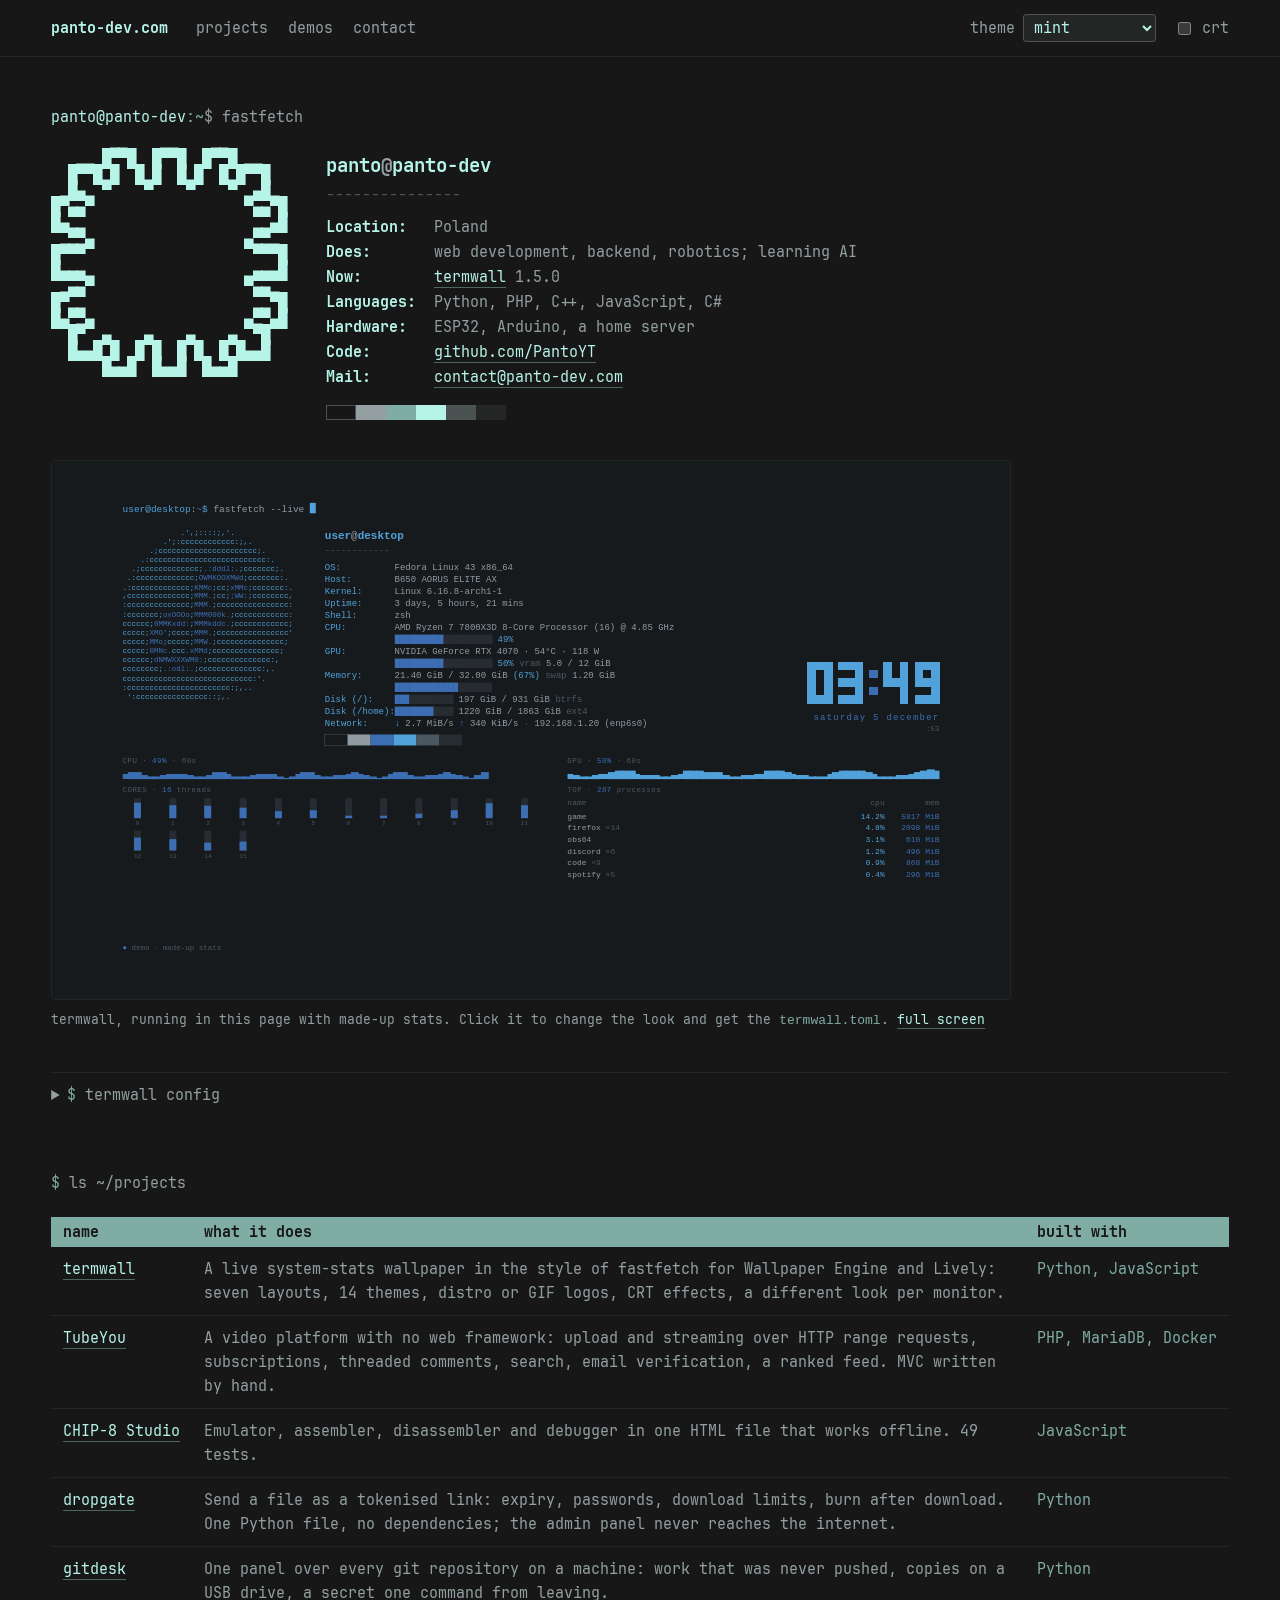
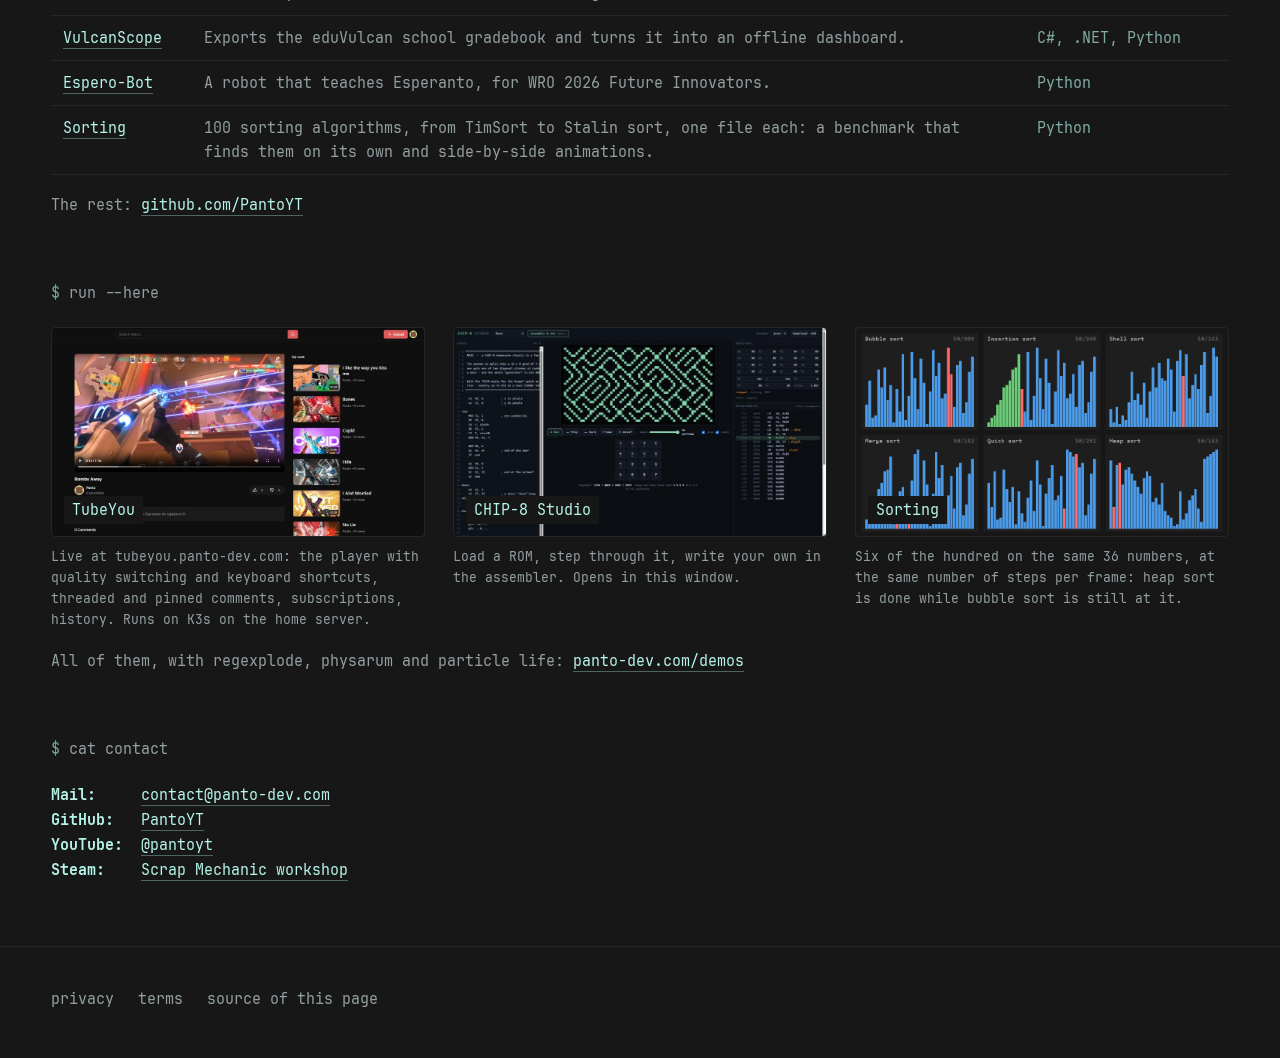
<file: index.html>
<!doctype html>
<html lang="en">
<head>
<meta charset="utf-8">
<meta name="viewport" content="width=device-width, initial-scale=1">
<title>Panto: tools, wallpapers and small servers</title>
<meta name="description" content="Projects by Panto, a programming student from Poland: termwall, a live system-stats wallpaper; TubeYou, a video platform without a framework; CHIP-8 Studio, dropgate, gitdesk and more.">
<link rel="canonical" href="https://panto-dev.com/">
<meta property="og:type" content="website">
<meta property="og:url" content="https://panto-dev.com/">
<meta property="og:title" content="Panto: tools, wallpapers and small servers">
<meta property="og:description" content="termwall, TubeYou, CHIP-8 Studio, dropgate, gitdesk and more, some of them running right in the page.">
<meta property="og:image" content="https://panto-dev.com/og.png">
<meta name="twitter:card" content="summary_large_image">
<meta name="theme-color" content="#171717">
<link rel="icon" href="favicon.svg" type="image/svg+xml">
<link rel="apple-touch-icon" href="apple-touch-icon.png">
<link rel="preload" href="fonts/JetBrainsMono-Regular.woff2" as="font" type="font/woff2" crossorigin>
<link rel="stylesheet" href="style.css">
<script type="application/ld+json">
{"@context": "https://schema.org", "@type": "Person", "name": "Panto", "alternateName": "PantoYT",
 "url": "https://panto-dev.com/", "sameAs": ["https://github.com/PantoYT", "https://www.youtube.com/@pantoyt"]}
</script>
</head>
<body>

<header class="bar">
  <a class="brand" href="/">panto-dev.com</a>
  <nav>
    <a href="#projects">projects</a>
    <a href="/demos/">demos</a>
    <a href="#contact">contact</a>
  </nav>
  <div class="controls">
    <label>theme
      <select id="theme" aria-label="Color theme"></select>
    </label>
    <label class="check"><input type="checkbox" id="crt"> crt</label>
  </div>
</header>

<main>

<section class="hero">
  <div class="fetch">
    <p class="prompt"><span class="k">panto@panto-dev</span>:<span class="t">~</span>$ fastfetch</p>
    <div class="fetch-body">
<pre class="logo gear" aria-hidden="true">      █▀▀█  █▀▀█  █▀▀█
  █▀▀█ █  █ █  █ █  █ █▀▀█
  █▄  ▀    ▀    ▀    ▀  ▄█
█▀▄▄▀                  ▀▄▄▀█
█▄                        ▄█
  ▀▀▄                  ▄▀▀
█▀▀▀                    ▀▀▀█
█▄▄▄                    ▄▄▄█
  ▄▄▀                  ▀▄▄
█▀                        ▀█
█▄▀▀▄                  ▄▀▀▄█
  █▀  ▄    ▄    ▄    ▄  ▀█
  █▄▄█ █  █ █  █ █  █ █▄▄█
      █▄▄█  █▄▄█  █▄▄█</pre>
      <div class="info">
        <h1><span class="k">panto</span><span class="at">@</span><span class="k">panto-dev</span></h1>
        <p class="sep" aria-hidden="true">---------------</p>
        <dl>
          <dt>Location</dt><dd>Poland</dd>
          <dt>Does</dt><dd>web development, backend, robotics; learning AI</dd>
          <dt>Now</dt><dd><a href="https://github.com/PantoYT/termwall">termwall</a> 1.5.0</dd>
          <dt>Languages</dt><dd>Python, PHP, C++, JavaScript, C#</dd>
          <dt>Hardware</dt><dd>ESP32, Arduino, a home server</dd>
          <dt>Code</dt><dd><a href="https://github.com/PantoYT">github.com/PantoYT</a></dd>
          <dt>Mail</dt><dd><a href="mailto:contact@panto-dev.com">contact@panto-dev.com</a></dd>
        </dl>
        <p class="swatches" aria-hidden="true"><i></i><i></i><i></i><i></i><i></i><i></i></p>
      </div>
    </div>
  </div>

  <figure class="screen">
    <div class="screen-wrap">
      <iframe id="termwall-demo" src="demos/termwall/?demo&amp;distro=cycle" title="termwall in demo mode: a live system-stats wallpaper with made-up stats" loading="eager"></iframe>
      <button type="button" class="screen-open" id="tw-open" aria-label="Configure termwall"></button>
    </div>
    <figcaption>termwall, running in this page with made-up stats. Click it to change the look and get the <code>termwall.toml</code>. <a id="tw-full" href="demos/termwall/?demo&amp;distro=cycle">full screen</a></figcaption>
  </figure>
  <details class="twconf" id="tw-conf">
    <summary><span class="t">$</span> termwall config</summary>
    <div class="twconf-body">
      <div class="twconf-opts">
        <label>layout <select data-k="layout"></select></label>
        <label>theme <select data-k="theme"></select></label>
        <label>logo <select data-k="logo"></select></label>
        <label>bars <select data-k="bars"></select></label>
        <fieldset><legend>effects</legend><span id="tw-fx"></span></fieldset>
      </div>
      <pre class="twconf-toml" id="tw-toml" aria-live="polite"></pre>
      <p class="twconf-actions">
        <button type="button" id="tw-copy">copy</button>
        <button type="button" id="tw-save">download termwall.toml</button>
        <span class="dim">Paste into <code>termwall.toml</code> (<code>termwall config</code> opens it); a missing line keeps its default.</span>
      </p>
    </div>
  </details>
</section>

<section id="projects">
  <h2><span class="t">$</span> ls ~/projects</h2>
  <table class="procs">
    <thead><tr><th scope="col">name</th><th scope="col">what it does</th><th scope="col">built with</th></tr></thead>
    <tbody>
      <tr>
        <td><a href="https://github.com/PantoYT/termwall">termwall</a></td>
        <td>A live system-stats wallpaper in the style of fastfetch for Wallpaper Engine and Lively: seven layouts, 14 themes, distro or GIF logos, CRT effects, a different look per monitor.</td>
        <td>Python, JavaScript</td>
      </tr>
      <tr>
        <td><a href="https://github.com/PantoYT/TubeYou">TubeYou</a></td>
        <td>A video platform with no web framework: upload and streaming over HTTP range requests, subscriptions, threaded comments, search, email verification, a ranked feed. MVC written by hand.</td>
        <td>PHP, MariaDB, Docker</td>
      </tr>
      <tr>
        <td><a href="https://github.com/PantoYT/chip8-studio">CHIP-8 Studio</a></td>
        <td>Emulator, assembler, disassembler and debugger in one HTML file that works offline. 49 tests.</td>
        <td>JavaScript</td>
      </tr>
      <tr>
        <td><a href="https://github.com/PantoYT/dropgate">dropgate</a></td>
        <td>Send a file as a tokenised link: expiry, passwords, download limits, burn after download. One Python file, no dependencies; the admin panel never reaches the internet.</td>
        <td>Python</td>
      </tr>
      <tr>
        <td><a href="https://github.com/PantoYT/gitdesk">gitdesk</a></td>
        <td>One panel over every git repository on a machine: work that was never pushed, copies on a USB drive, a secret one command from leaving.</td>
        <td>Python</td>
      </tr>
      <tr>
        <td><a href="https://github.com/PantoYT/VulcanScope">VulcanScope</a></td>
        <td>Exports the eduVulcan school gradebook and turns it into an offline dashboard.</td>
        <td>C#, .NET, Python</td>
      </tr>
      <tr>
        <td><a href="https://github.com/PantoYT/Espero-Bot">Espero-Bot</a></td>
        <td>A robot that teaches Esperanto, for WRO 2026 Future Innovators.</td>
        <td>Python</td>
      </tr>
      <tr>
        <td><a href="https://github.com/PantoYT/Sorting">Sorting</a></td>
        <td>100 sorting algorithms, from TimSort to Stalin sort, one file each: a benchmark that finds them on its own and side-by-side animations.</td>
        <td>Python</td>
      </tr>
    </tbody>
  </table>
  <p class="more">The rest: <a href="https://github.com/PantoYT?tab=repositories">github.com/PantoYT</a></p>
</section>

<section id="demos">
  <h2><span class="t">$</span> run --here</h2>
  <div class="demos">
    <figure>
      <a class="frame tubeyou" href="https://tubeyou.panto-dev.com"><span>TubeYou</span></a>
      <figcaption>Live at tubeyou.panto-dev.com: the player with quality switching and keyboard shortcuts, threaded and pinned comments, subscriptions, history. Runs on K3s on the home server.</figcaption>
    </figure>
    <figure>
      <a class="frame chip8" data-chip8 href="demos/chip8/"><span>CHIP-8 Studio</span></a>
      <figcaption>Load a ROM, step through it, write your own in the assembler. Opens in this window.</figcaption>
    </figure>
    <figure>
      <a class="frame sorting" href="https://github.com/PantoYT/Sorting"><span>Sorting</span></a>
      <figcaption>Six of the hundred on the same 36 numbers, at the same number of steps per frame: heap sort is done while bubble sort is still at it.</figcaption>
    </figure>
  </div>
  <p class="more">All of them, with regexplode, physarum and particle life: <a href="/demos/">panto-dev.com/demos</a></p>
</section>

<section id="contact">
  <h2><span class="t">$</span> cat contact</h2>
  <dl class="contact">
    <dt>Mail</dt><dd><a href="mailto:contact@panto-dev.com">contact@panto-dev.com</a></dd>
    <dt>GitHub</dt><dd><a href="https://github.com/PantoYT">PantoYT</a></dd>
    <dt>YouTube</dt><dd><a href="https://www.youtube.com/@pantoyt">@pantoyt</a></dd>
    <dt>Steam</dt><dd><a href="https://steamcommunity.com/id/pantoyt/myworkshopfiles/">Scrap Mechanic workshop</a></dd>
  </dl>
</section>

</main>

<footer class="site-footer">
  <a href="/privacy">privacy</a>
  <a href="/terms">terms</a>
  <a href="https://github.com/PantoYT/panto-dev-www">source of this page</a>
</footer>

<script src="/theme.js"></script>
<script>
// one crt switch: the page's and termwall's "crt" effect are the same checkbox in two places
document.addEventListener("pagecrt", () => twSyncCrt());
// termwall config: the choices drive the demo and become the lines of termwall.toml.
// Only what differs from termwall's defaults is written, so the snippet stays short.
const TW = {
  layout: ["fetch", "board", "htop", "minimal", "logo"],
  theme: ["distro", ...Object.keys(THEMES)],
  logo: ["cycle", "windows", "arch", "ubuntu", "debian", "fedora", "linuxmint", "manjaro", "nixos",
         "opensuse-tumbleweed", "gentoo", "endeavouros", "pop", "cachyos", "void", "kali", "alpine"],
  bars: ["blocks", "shade", "dots", "line"],
  effects: ["crt", "glow", "flicker", "roll", "chroma", "curve", "noise"],
};
const TW_DEFAULT = {layout: "fetch", theme: "auto", logo: "auto", bars: "blocks", effects: []};
const twConf = document.getElementById("tw-conf"), twFrame = document.getElementById("termwall-demo");
const twPick = {layout: "fetch", theme: "distro", logo: "cycle", bars: "blocks", effects: []};
for (const sel of twConf.querySelectorAll("select[data-k]")) {
  for (const v of TW[sel.dataset.k]) sel.add(new Option(v === "cycle" ? "cycle (demo only)" : v, v));
  sel.value = twPick[sel.dataset.k];
  sel.addEventListener("change", () => { twPick[sel.dataset.k] = sel.value; twUpdate(); });
}
document.getElementById("tw-fx").innerHTML = TW.effects.map(e =>
  `<label class="check"><input type="checkbox" value="${e}"> ${e}</label>`).join("");
const twFx = () => { twPick.effects = [...twConf.querySelectorAll("#tw-fx input:checked")].map(b => b.value); };
for (const box of twConf.querySelectorAll("#tw-fx input")) box.addEventListener("change", () => {
  if (box.value === "crt") setPageCrt(box.checked);
  twFx(); twUpdate();
});
function twSyncCrt() {
  twConf.querySelector('#tw-fx input[value="crt"]').checked = crt.checked;
  twFx(); twUpdate();
}

function twUrl(p, inPage) {
  const q = ["demo", "layout=" + p.layout, "bars=" + p.bars];
  if (p.logo === "cycle") q.push("distro=cycle");
  else if (p.logo === "windows") q.push("logo=windows");
  else q.push("distro=" + p.logo, "logo=" + p.logo);
  // in the page, the page's own crt already lies over the demo: a second set of scanlines only muddies it
  const fx = inPage ? p.effects.filter(e => e !== "crt") : p.effects;
  if (fx.length) q.push("effects=" + fx.join(","));
  // "distro" is termwall's own logo palette: no colors in the address
  if (p.theme !== "distro") q.push(...KEYS.map(k => k + "=" + THEMES[p.theme][k].slice(1)));
  return "demos/termwall/?" + q.join("&");
}
function twToml(p) {
  const want = {...p, logo: p.logo === "cycle" ? "auto" : p.logo}, out = [];
  for (const k of ["layout", "theme", "logo", "bars"]) if (want[k] !== TW_DEFAULT[k]) out.push(`${k} = "${want[k]}"`);
  if (want.effects.length) out.push(`effects = [${want.effects.map(e => `"${e}"`).join(", ")}]`);
  return ["# termwall.toml", ...(out.length ? out : ["# every setting at its default"]), ""].join("\n");
}
function twUpdate() {
  const url = twUrl(twPick, true);
  if (twFrame.getAttribute("src") !== url) twFrame.src = url;
  document.getElementById("tw-full").href = twUrl(twPick, false);
  document.getElementById("tw-toml").textContent = twToml(twPick);
}
document.getElementById("tw-open").addEventListener("click", () => {
  twConf.open = true; twConf.scrollIntoView({block: "nearest", behavior: "smooth"});
});
document.getElementById("tw-copy").addEventListener("click", async (e) => {
  try { await navigator.clipboard.writeText(twToml(twPick)); e.target.textContent = "copied"; }
  catch (err) { e.target.textContent = "select it and copy"; }
  setTimeout(() => { e.target.textContent = "copy"; }, 1500);
});
document.getElementById("tw-save").addEventListener("click", () => {
  const a = document.createElement("a");
  a.href = URL.createObjectURL(new Blob([twToml(twPick)], {type: "application/toml"}));
  a.download = "termwall.toml"; a.click(); URL.revokeObjectURL(a.href);
});
twSyncCrt();
if (location.hash === "#tw-conf") twConf.open = true;  // linked from /demos/
</script>
</body>
</html>
</file>
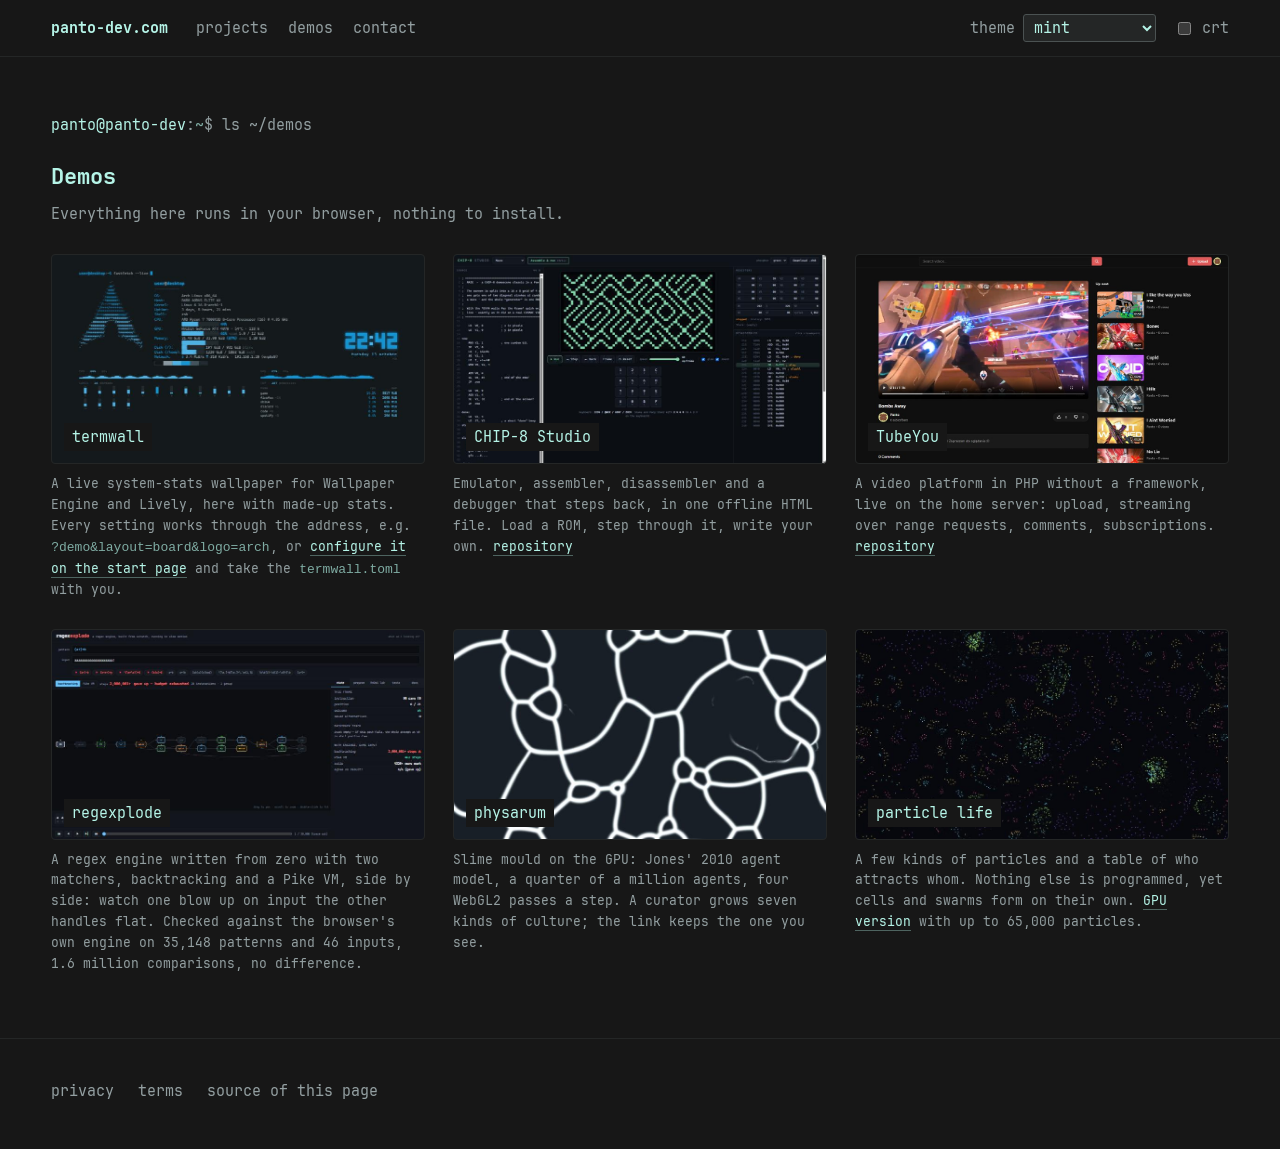
<file: demos/index.html>
<!doctype html>
<html lang="en">
<head>
<meta charset="utf-8">
<meta name="viewport" content="width=device-width, initial-scale=1">
<title>Demos: panto-dev.com</title>
<meta name="description" content="Everything of Panto's that runs in a browser: termwall, CHIP-8 Studio, TubeYou, a regex engine in slow motion, slime mould and particle life on the GPU.">
<link rel="canonical" href="https://panto-dev.com/demos/">
<meta property="og:type" content="website">
<meta property="og:url" content="https://panto-dev.com/demos/">
<meta property="og:title" content="Demos: panto-dev.com">
<meta property="og:description" content="termwall, CHIP-8 Studio, TubeYou, regexplode, physarum and particle life, running in the browser.">
<meta property="og:image" content="https://panto-dev.com/og.png">
<meta name="twitter:card" content="summary_large_image">
<meta name="theme-color" content="#171717">
<link rel="icon" href="/favicon.svg" type="image/svg+xml">
<link rel="apple-touch-icon" href="/apple-touch-icon.png">
<link rel="preload" href="/fonts/JetBrainsMono-Regular.woff2" as="font" type="font/woff2" crossorigin>
<link rel="stylesheet" href="/style.css">
</head>
<body>

<header class="bar">
  <a class="brand" href="/">panto-dev.com</a>
  <nav>
    <a href="/#projects">projects</a>
    <a href="/demos/" aria-current="page">demos</a>
    <a href="/#contact">contact</a>
  </nav>
  <div class="controls">
    <label>theme
      <select id="theme" aria-label="Color theme"></select>
    </label>
    <label class="check"><input type="checkbox" id="crt"> crt</label>
  </div>
</header>

<main>

<section>
  <p class="prompt"><span class="k">panto@panto-dev</span>:<span class="t">~</span>$ ls ~/demos</p>
  <h1>Demos</h1>
  <p class="lede">Everything here runs in your browser, nothing to install.</p>
  <div class="demos">
    <figure>
      <a class="frame shot-termwall" href="/demos/termwall/?demo&amp;distro=cycle"><span>termwall</span></a>
      <figcaption>A live system-stats wallpaper for Wallpaper Engine and Lively, here with made-up stats.
        Every setting works through the address, e.g. <code>?demo&amp;layout=board&amp;logo=arch</code>,
        or <a href="/#tw-conf">configure it on the start page</a> and take the <code>termwall.toml</code> with you.</figcaption>
    </figure>
    <figure>
      <a class="frame chip8" data-chip8 href="/demos/chip8/"><span>CHIP-8 Studio</span></a>
      <figcaption>Emulator, assembler, disassembler and a debugger that steps back, in one offline HTML file.
        Load a ROM, step through it, write your own. <a href="https://github.com/PantoYT/chip8-studio">repository</a></figcaption>
    </figure>
    <figure>
      <a class="frame tubeyou" href="https://tubeyou.panto-dev.com"><span>TubeYou</span></a>
      <figcaption>A video platform in PHP without a framework, live on the home server: upload, streaming over
        range requests, comments, subscriptions. <a href="https://github.com/PantoYT/TubeYou">repository</a></figcaption>
    </figure>
    <figure>
      <a class="frame shot-regexplode" href="/demos/regexplode/"><span>regexplode</span></a>
      <figcaption>A regex engine written from zero with two matchers, backtracking and a Pike VM, side by side:
        watch one blow up on input the other handles flat. Checked against the browser's own engine on
        35,148 patterns and 46 inputs, 1.6 million comparisons, no difference.</figcaption>
    </figure>
    <figure>
      <a class="frame shot-physarum" href="/demos/physarum/"><span>physarum</span></a>
      <figcaption>Slime mould on the GPU: Jones' 2010 agent model, a quarter of a million agents, four WebGL2
        passes a step. A curator grows seven kinds of culture; the link keeps the one you see.</figcaption>
    </figure>
    <figure>
      <a class="frame shot-particle-life" href="/demos/particle-life/"><span>particle life</span></a>
      <figcaption>A few kinds of particles and a table of who attracts whom. Nothing else is programmed, yet cells
        and swarms form on their own. <a href="/demos/particle-life/gpu">GPU version</a> with up to 65,000 particles.
       </figcaption>
    </figure>
  </div>
</section>

</main>

<footer class="site-footer">
  <a href="/privacy">privacy</a>
  <a href="/terms">terms</a>
  <a href="https://github.com/PantoYT/panto-dev-www">source of this page</a>
</footer>

<script src="/theme.js"></script>
</body>
</html>
</file>
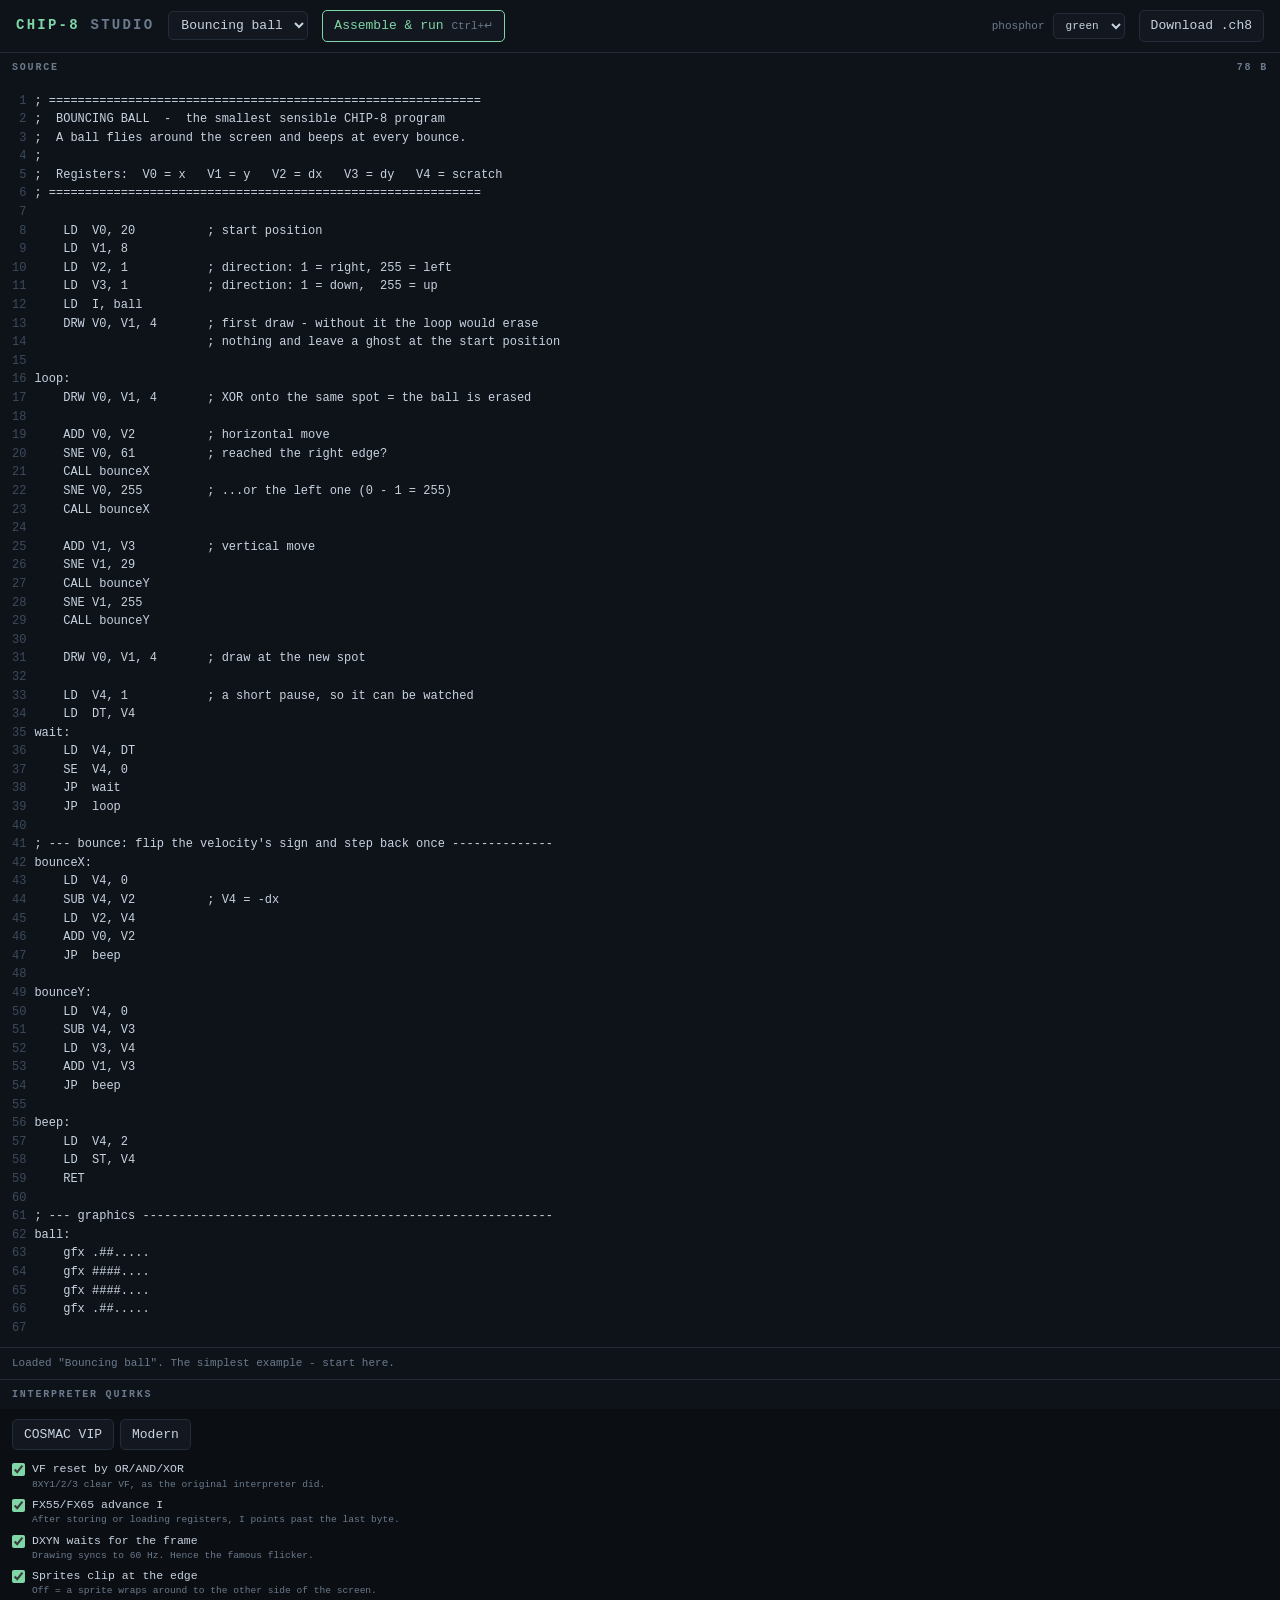
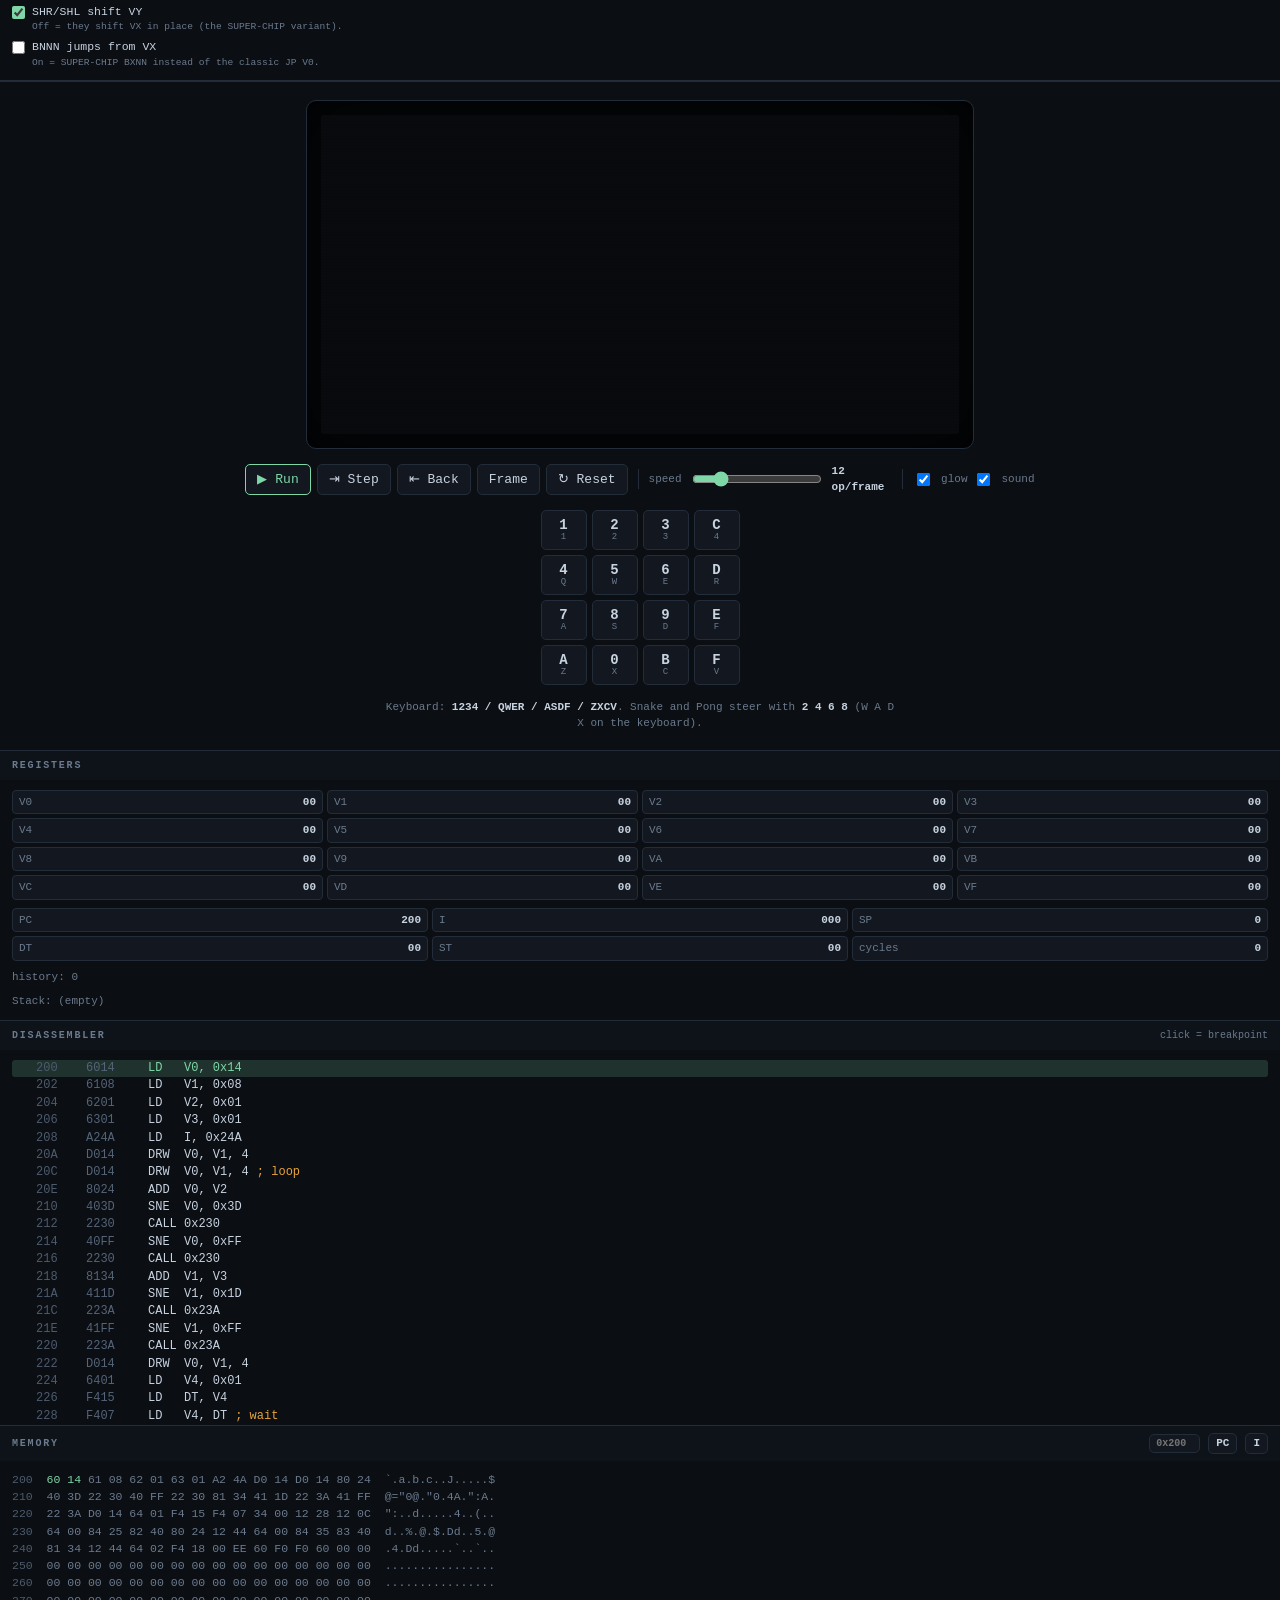
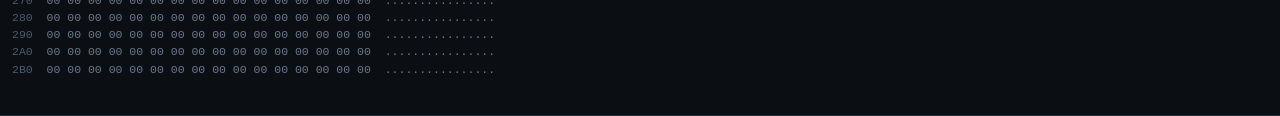
<file: demos/chip8/index.html>
<!doctype html>
<html lang="en">
<meta charset="utf-8">
<meta name="viewport" content="width=device-width, initial-scale=1">
<title>CHIP-8 Studio</title>
<style>
:root {
  --bg: #0b0e13;
  --panel: #131820;
  --panel-2: #0e131a;
  --line: #232c39;
  --ink: #c8d3e0;
  --dim: #6b7a8d;
  --accent: #7fd6a6;
  --warn: #e8a33d;
  --bad: #e2604f;
  --phos: #7fd6a6;
  --mono: ui-monospace, "Cascadia Mono", "JetBrains Mono", Consolas, monospace;
}
:root[data-phos="amber"] { --phos: #ffb638; }
:root[data-phos="ice"]   { --phos: #6fc3ff; }
:root[data-phos="paper"] { --phos: #e8ecf1; }

* { box-sizing: border-box; }
body {
  margin: 0; background: var(--bg); color: var(--ink);
  font: 13px/1.5 var(--mono);
  -webkit-font-smoothing: antialiased;
}
button, select, input, textarea { font: inherit; color: inherit; }

header {
  display: flex; align-items: center; gap: 14px; flex-wrap: wrap;
  padding: 10px 16px; border-bottom: 1px solid var(--line); background: var(--panel-2);
}
header h1 {
  margin: 0; font-size: 14px; letter-spacing: .16em; text-transform: uppercase;
  color: var(--phos); font-weight: 600;
}
header h1 span { color: var(--dim); }
.spacer { flex: 1; }

button {
  background: var(--panel); border: 1px solid var(--line); color: var(--ink);
  padding: 5px 11px; border-radius: 5px; cursor: pointer; transition: .12s;
}
button:hover:not(:disabled) { border-color: var(--phos); color: var(--phos); }
button:disabled { opacity: .35; cursor: default; }
button.primary { border-color: var(--phos); color: var(--phos); }
button.primary:hover { background: color-mix(in srgb, var(--phos) 14%, transparent); }
select, input[type=text] {
  background: var(--panel); border: 1px solid var(--line); color: var(--ink);
  padding: 5px 8px; border-radius: 5px;
}

main {
  display: grid; gap: 1px; background: var(--line);
  grid-template-columns: minmax(300px, 1fr) minmax(660px, auto) minmax(320px, 1fr);
  align-items: stretch; min-height: calc(100vh - 49px);
}
main > section { background: var(--bg); display: flex; flex-direction: column; min-width: 0; }

.pane { border-bottom: 1px solid var(--line); display: flex; flex-direction: column; min-height: 0; }
.pane > h2 {
  margin: 0; padding: 7px 12px; font-size: 10px; letter-spacing: .18em; text-transform: uppercase;
  color: var(--dim); font-weight: 600; background: var(--panel-2);
  display: flex; align-items: center; gap: 8px;
}
.pane > h2 .spacer { flex: 1; }
.pane > h2 button { padding: 1px 7px; font-size: 11px; }
.body { padding: 10px 12px; overflow: auto; }

/* ---------------------------------------------------------------- screen */
.stage { padding: 18px; display: flex; flex-direction: column; align-items: center; gap: 14px; }
.crt {
  position: relative; padding: 14px; border-radius: 10px;
  background: #05070a; border: 1px solid var(--line);
  box-shadow: inset 0 0 60px rgba(0,0,0,.9);
  /* Full-width box with a centred screen, so the canvas can shrink on narrow
     viewports instead of collapsing against a shrink-to-fit parent. */
  width: 100%; max-width: 668px; display: flex; justify-content: center;
}
canvas {
  display: block; width: 100%; max-width: 640px; height: auto; aspect-ratio: 2 / 1;
  image-rendering: pixelated; border-radius: 3px;
}
.crt::after {
  content: ""; position: absolute; inset: 14px; pointer-events: none; border-radius: 3px;
  max-width: 640px; margin: 0 auto;
  background: repeating-linear-gradient(to bottom, rgba(0,0,0,.28) 0 1px, transparent 1px 3px);
  opacity: var(--scan, .5);
}
.transport { display: flex; gap: 6px; flex-wrap: wrap; align-items: center; justify-content: center; }
.transport .sep { width: 1px; height: 20px; background: var(--line); margin: 0 4px; }
label.slider { display: flex; align-items: center; gap: 8px; color: var(--dim); font-size: 11px; }
input[type=range] { accent-color: var(--phos); width: 130px; }

.keypad { display: grid; grid-template-columns: repeat(4, 46px); gap: 5px; }
.keypad button {
  height: 40px; display: flex; flex-direction: column; align-items: center; justify-content: center;
  gap: 1px; padding: 0; line-height: 1;
}
.keypad button b { font-size: 14px; font-weight: 600; }
.keypad button i { font-size: 9px; font-style: normal; color: var(--dim); }
.keypad button.down { background: var(--phos); color: #06090d; border-color: var(--phos); }
.keypad button.down i { color: #06090d; opacity: .7; }

/* ---------------------------------------------------------------- editor */
.editor-wrap { display: flex; flex: 1; min-height: 260px; background: var(--panel-2); }
.gutter {
  padding: 10px 8px 10px 12px; text-align: right; color: #3d4a5c; user-select: none;
  white-space: pre; overflow: hidden; font-size: 12px; line-height: 1.55;
}
.gutter b { color: var(--bad); font-weight: 400; }
textarea#src {
  flex: 1; background: transparent; border: 0; resize: none; outline: none;
  padding: 10px 12px 10px 0; line-height: 1.55; font-size: 12px; white-space: pre; overflow: auto;
  tab-size: 4;
}
#status {
  padding: 7px 12px; font-size: 11px; border-top: 1px solid var(--line);
  background: var(--panel-2); color: var(--dim); white-space: pre-wrap;
}
#status.ok { color: var(--accent); }
#status.err { color: var(--bad); }

/* ---------------------------------------------------------------- state */
.regs { display: grid; grid-template-columns: repeat(4, 1fr); gap: 4px; }
.reg {
  background: var(--panel); border: 1px solid var(--line); border-radius: 4px;
  padding: 3px 6px; display: flex; justify-content: space-between; gap: 6px; font-size: 11px;
}
.reg span { color: var(--dim); }
.reg.hot { border-color: var(--phos); }
.reg.hot b { color: var(--phos); }
.reg b { font-weight: 600; }

.cpu { display: grid; grid-template-columns: repeat(3, 1fr); gap: 4px; margin-top: 8px; }
.flags { margin-top: 8px; font-size: 11px; color: var(--dim); }
.flags em { font-style: normal; color: var(--warn); }

#stack { font-size: 11px; color: var(--dim); margin-top: 8px; word-break: break-all; }

/* ---------------------------------------------------------------- disasm */
#disasm { font-size: 12px; line-height: 1.45; }
#disasm .row { display: flex; gap: 8px; padding: 0 4px; border-radius: 3px; cursor: pointer; white-space: pre; }
#disasm .row:hover { background: var(--panel); }
#disasm .row.pc { background: color-mix(in srgb, var(--phos) 18%, transparent); }
#disasm .row.pc .txt { color: var(--phos); }
#disasm .a { color: #4d5b6e; width: 3.5em; }
#disasm .b { color: #556478; width: 4.5em; }
#disasm .txt { color: var(--ink); }
#disasm .lbl { color: var(--warn); }
#disasm .bp { width: 1em; color: var(--bad); }

#mem { font-size: 11.5px; line-height: 1.5; white-space: pre; color: var(--dim); }
#mem .a { color: #4d5b6e; }
#mem u { text-decoration: none; color: var(--phos); }
#mem s { text-decoration: none; color: var(--warn); }

.quirks { display: grid; gap: 4px; font-size: 11.5px; }
.quirks label { display: flex; gap: 7px; align-items: flex-start; cursor: pointer; }
.quirks input { accent-color: var(--phos); margin: 3px 0 0; }
.quirks small { color: var(--dim); display: block; }

@media (max-width: 1400px) {
  main { grid-template-columns: 1fr; }
  main > section { min-height: 0; }
}
</style>

<header>
  <h1>CHIP&#8209;8 <span>Studio</span></h1>
  <select id="romPick" title="Pick a program"></select>
  <button id="btnAsm" class="primary">Assemble &amp; run <small style="color:var(--dim)">Ctrl+&crarr;</small></button>
  <div class="spacer"></div>
  <label class="slider">phosphor
    <select id="phos">
      <option value="green">green</option>
      <option value="amber">amber</option>
      <option value="ice">ice</option>
      <option value="paper">paper</option>
    </select>
  </label>
  <button id="btnExport">Download .ch8</button>
</header>

<main>
  <!-- ------------------------------------------------------------ EDITOR -->
  <section>
    <div class="pane" style="flex:1">
      <h2>Source <span class="spacer"></span><span id="srcInfo"></span></h2>
      <div class="editor-wrap">
        <div class="gutter" id="gutter"></div>
        <textarea id="src" spellcheck="false" autocomplete="off"></textarea>
      </div>
      <div id="status">Ready.</div>
    </div>
    <div class="pane">
      <h2>Interpreter quirks</h2>
      <div class="body">
        <div style="display:flex;gap:6px;margin-bottom:10px">
          <button data-profile="vip">COSMAC VIP</button>
          <button data-profile="modern">Modern</button>
        </div>
        <div class="quirks" id="quirks"></div>
      </div>
    </div>
  </section>

  <!-- ------------------------------------------------------------ SCREEN -->
  <section>
    <div class="stage">
      <div class="crt"><canvas id="screen" width="64" height="32"></canvas></div>

      <div class="transport">
        <button id="btnRun" class="primary">&#9654; Run</button>
        <button id="btnStep">&#8677; Step</button>
        <button id="btnBack">&#8676; Back</button>
        <button id="btnFrame">Frame</button>
        <button id="btnReset">&#8635; Reset</button>
        <div class="sep"></div>
        <label class="slider">speed
          <input type="range" id="speed" min="1" max="60" value="12">
          <b id="speedVal" style="color:var(--ink);width:5.5em">12 op/frame</b>
        </label>
        <div class="sep"></div>
        <label class="slider"><input type="checkbox" id="glow" checked> glow</label>
        <label class="slider"><input type="checkbox" id="snd" checked> sound</label>
      </div>

      <div class="keypad" id="keypad"></div>
      <div style="color:var(--dim);font-size:11px;text-align:center;max-width:520px">
        Keyboard: <b style="color:var(--ink)">1234 / QWER / ASDF / ZXCV</b>.
        Snake and Pong steer with <b style="color:var(--ink)">2 4 6 8</b> (W A D X on the keyboard).
      </div>
    </div>
  </section>

  <!-- --------------------------------------------------------- DEBUGGER -->
  <section>
    <div class="pane">
      <h2>Registers</h2>
      <div class="body">
        <div class="regs" id="regs"></div>
        <div class="cpu" id="cpu"></div>
        <div class="flags" id="flags"></div>
        <div id="stack"></div>
      </div>
    </div>

    <div class="pane" style="flex:1.4">
      <h2>Disassembler <span class="spacer"></span>
        <span style="color:var(--dim);font-weight:400;text-transform:none;letter-spacing:0">click = breakpoint</span>
      </h2>
      <div class="body" id="disasm"></div>
    </div>

    <div class="pane" style="flex:1">
      <h2>Memory <span class="spacer"></span>
        <input type="text" id="memGo" placeholder="0x200" size="6" style="padding:1px 6px">
        <button id="memPC">PC</button><button id="memI">I</button>
      </h2>
      <div class="body" id="mem"></div>
    </div>
  </section>
</main>

<script>
// CHIP-8 CPU core.
// Runs unchanged in Node (tests, ROM build) and in the browser (studio.html).

const SCREEN_W = 64;
const SCREEN_H = 32;
const MEM_SIZE = 4096;
const PROG_START = 0x200;
const FONT_START = 0x50;

const FONT = [
  0xf0, 0x90, 0x90, 0x90, 0xf0, // 0
  0x20, 0x60, 0x20, 0x20, 0x70, // 1
  0xf0, 0x10, 0xf0, 0x80, 0xf0, // 2
  0xf0, 0x10, 0xf0, 0x10, 0xf0, // 3
  0x90, 0x90, 0xf0, 0x10, 0x10, // 4
  0xf0, 0x80, 0xf0, 0x10, 0xf0, // 5
  0xf0, 0x80, 0xf0, 0x90, 0xf0, // 6
  0xf0, 0x10, 0x20, 0x40, 0x40, // 7
  0xf0, 0x90, 0xf0, 0x90, 0xf0, // 8
  0xf0, 0x90, 0xf0, 0x10, 0xf0, // 9
  0xf0, 0x90, 0xf0, 0x90, 0x90, // A
  0xe0, 0x90, 0xe0, 0x90, 0xe0, // B
  0xf0, 0x80, 0x80, 0x80, 0xf0, // C
  0xe0, 0x90, 0x90, 0x90, 0xe0, // D
  0xf0, 0x80, 0xf0, 0x80, 0xf0, // E
  0xf0, 0x80, 0xf0, 0x80, 0x80, // F
];

// Interpreter behaviours that real hardware and later ports disagreed on.
// Defaults reproduce the 1977 COSMAC VIP interpreter.
const DEFAULT_QUIRKS = {
  vfReset: true,     // 8XY1/2/3 clear VF
  memoryI: true,     // FX55/FX65 leave I incremented past the last register
  displayWait: true, // DXYN stalls until the next 60 Hz frame
  clipping: true,    // sprites clip at the screen edge instead of wrapping
  shiftVy: true,     // 8XY6/8XYE shift VY into VX (false = shift VX in place)
  jumpVx: false,     // BNNN uses V0 (true = SUPER-CHIP's BXNN, uses VX)
};

class Chip8Error extends Error {
  constructor(message, pc, opcode) {
    super(message);
    this.name = 'Chip8Error';
    this.pc = pc;
    this.opcode = opcode;
  }
}

class Chip8 {
  constructor(options = {}) {
    this.quirks = { ...DEFAULT_QUIRKS, ...(options.quirks || {}) };
    this.mem = new Uint8Array(MEM_SIZE);
    this.v = new Uint8Array(16);
    this.stack = new Uint16Array(16);
    this.display = new Uint8Array(SCREEN_W * SCREEN_H);
    this.keys = new Uint8Array(16);
    this.history = [];
    this.historyLimit = options.historyLimit ?? 0;
    this.reset(options.seed ?? 0x1234abcd);
  }

  // xorshift32. Kept on the instance rather than in a closure so that a
  // snapshot captures it — otherwise rewinding or reloading a saved game
  // would replay a different sequence of RND results.
  random() {
    let s = this.rngState;
    s ^= s << 13; s >>>= 0;
    s ^= s >>> 17;
    s ^= s << 5; s >>>= 0;
    this.rngState = s;
    return s & 0xff;
  }

  reset(seed = this.seed) {
    this.seed = seed >>> 0;
    this.rngState = this.seed || 0x9e3779b9;
    this.mem.fill(0);
    this.mem.set(FONT, FONT_START);
    this.v.fill(0);
    this.stack.fill(0);
    this.display.fill(0);
    this.i = 0;
    this.pc = PROG_START;
    this.sp = 0;
    this.dt = 0;
    this.st = 0;
    this.cycles = 0;
    this.frames = 0;
    this.halted = false;
    this.waitingKey = false;     // parked inside FX0A
    this.waitRelease = -1;       // key seen down, waiting for the release
    this.vblank = false;         // consumed by DXYN when displayWait is on
    this.drawFlag = true;
    this.history.length = 0;
    if (this.rom) this.mem.set(this.rom, this.romAddr);
  }

  load(bytes, addr = PROG_START) {
    if (addr + bytes.length > MEM_SIZE) {
      throw new Chip8Error(`ROM of ${bytes.length} B does not fit at 0x${addr.toString(16)}`, addr, 0);
    }
    this.rom = Uint8Array.from(bytes);
    this.romAddr = addr;
    this.reset(this.seed);
  }

  snapshot() {
    return {
      mem: this.mem.slice(), v: this.v.slice(), stack: this.stack.slice(),
      display: this.display.slice(), i: this.i, pc: this.pc, sp: this.sp,
      dt: this.dt, st: this.st, cycles: this.cycles, halted: this.halted,
      waitingKey: this.waitingKey, waitRelease: this.waitRelease, vblank: this.vblank,
      rngState: this.rngState,
    };
  }

  restore(s) {
    this.mem.set(s.mem); this.v.set(s.v); this.stack.set(s.stack);
    this.display.set(s.display);
    this.i = s.i; this.pc = s.pc; this.sp = s.sp; this.dt = s.dt; this.st = s.st;
    this.cycles = s.cycles; this.halted = s.halted;
    this.waitingKey = s.waitingKey; this.waitRelease = s.waitRelease; this.vblank = s.vblank;
    this.rngState = s.rngState;
    this.drawFlag = true;
  }

  // Rewind one instruction. Returns false when the history ring is empty.
  stepBack() {
    const s = this.history.pop();
    if (!s) return false;
    this.restore(s);
    return true;
  }

  // 60 Hz housekeeping: timers and the vblank token DXYN waits on.
  tick60() {
    if (this.dt > 0) this.dt--;
    if (this.st > 0) this.st--;
    this.vblank = true;
    this.frames++;
  }

  keyDown(k) { this.keys[k & 0xf] = 1; }
  keyUp(k) { this.keys[k & 0xf] = 0; }

  // Executes one instruction. Returns false if the CPU is parked (FX0A / display wait).
  step() {
    if (this.halted) return false;
    if (this.historyLimit > 0) {
      this.history.push(this.snapshot());
      if (this.history.length > this.historyLimit) this.history.shift();
    }
    const pc = this.pc;
    if (pc + 1 >= MEM_SIZE) throw new Chip8Error('PC ran past the end of memory', pc, 0);

    const opcode = (this.mem[pc] << 8) | this.mem[pc + 1];
    this.pc = (pc + 2) & 0xfff;

    const x = (opcode >> 8) & 0xf;
    const y = (opcode >> 4) & 0xf;
    const n = opcode & 0xf;
    const nn = opcode & 0xff;
    const nnn = opcode & 0xfff;
    const v = this.v;
    let executed = true;

    switch (opcode & 0xf000) {
      case 0x0000:
        if (opcode === 0x00e0) { this.display.fill(0); this.drawFlag = true; }
        else if (opcode === 0x00ee) {
          if (this.sp === 0) throw new Chip8Error('RET with an empty stack', pc, opcode);
          this.pc = this.stack[--this.sp];
        } else throw new Chip8Error(`Unsupported machine-code call 0x${hex(opcode, 4)}`, pc, opcode);
        break;

      case 0x1000:
        if (nnn === pc) { this.halted = true; this.haltReason = 'infinite loop (JP to self)'; }
        this.pc = nnn;
        break;

      case 0x2000:
        if (this.sp >= this.stack.length) throw new Chip8Error('Stack overflow (16 levels)', pc, opcode);
        this.stack[this.sp++] = this.pc;
        this.pc = nnn;
        break;

      case 0x3000: if (v[x] === nn) this.skip(); break;
      case 0x4000: if (v[x] !== nn) this.skip(); break;
      case 0x5000:
        if (n !== 0) throw new Chip8Error(`Unknown opcode 0x${hex(opcode, 4)}`, pc, opcode);
        if (v[x] === v[y]) this.skip();
        break;
      case 0x6000: v[x] = nn; break;
      case 0x7000: v[x] = (v[x] + nn) & 0xff; break;

      case 0x8000: {
        switch (n) {
          case 0x0: v[x] = v[y]; break;
          case 0x1: v[x] |= v[y]; if (this.quirks.vfReset) v[0xf] = 0; break;
          case 0x2: v[x] &= v[y]; if (this.quirks.vfReset) v[0xf] = 0; break;
          case 0x3: v[x] ^= v[y]; if (this.quirks.vfReset) v[0xf] = 0; break;
          case 0x4: { const r = v[x] + v[y]; v[x] = r & 0xff; v[0xf] = r > 0xff ? 1 : 0; break; }
          case 0x5: { const r = v[x] - v[y]; v[x] = r & 0xff; v[0xf] = r >= 0 ? 1 : 0; break; }
          case 0x6: { const src = this.quirks.shiftVy ? v[y] : v[x]; const f = src & 1; v[x] = src >> 1; v[0xf] = f; break; }
          case 0x7: { const r = v[y] - v[x]; v[x] = r & 0xff; v[0xf] = r >= 0 ? 1 : 0; break; }
          case 0xe: { const src = this.quirks.shiftVy ? v[y] : v[x]; const f = (src >> 7) & 1; v[x] = (src << 1) & 0xff; v[0xf] = f; break; }
          default: throw new Chip8Error(`Unknown opcode 0x${hex(opcode, 4)}`, pc, opcode);
        }
        break;
      }

      case 0x9000:
        if (n !== 0) throw new Chip8Error(`Unknown opcode 0x${hex(opcode, 4)}`, pc, opcode);
        if (v[x] !== v[y]) this.skip();
        break;

      case 0xa000: this.i = nnn; break;
      case 0xb000: this.pc = (nnn + (this.quirks.jumpVx ? v[x] : v[0])) & 0xfff; break;
      case 0xc000: v[x] = this.random() & nn; break;

      case 0xd000:
        if (this.quirks.displayWait && !this.vblank) {
          this.pc = pc; // park on this instruction until tick60() releases us
          executed = false;
        } else {
          this.vblank = false;
          this.draw(v[x], v[y], n);
        }
        break;

      case 0xe000:
        if (nn === 0x9e) { if (this.keys[v[x] & 0xf]) this.skip(); }
        else if (nn === 0xa1) { if (!this.keys[v[x] & 0xf]) this.skip(); }
        else throw new Chip8Error(`Unknown opcode 0x${hex(opcode, 4)}`, pc, opcode);
        break;

      case 0xf000:
        switch (nn) {
          case 0x07: v[x] = this.dt; break;
          case 0x0a: executed = this.waitForKey(x, pc); break;
          case 0x15: this.dt = v[x]; break;
          case 0x18: this.st = v[x]; break;
          case 0x1e: this.i = (this.i + v[x]) & 0xfff; break;
          case 0x29: this.i = FONT_START + (v[x] & 0xf) * 5; break;
          case 0x33:
            this.write(this.i, Math.floor(v[x] / 100));
            this.write(this.i + 1, Math.floor(v[x] / 10) % 10);
            this.write(this.i + 2, v[x] % 10);
            break;
          case 0x55:
            for (let r = 0; r <= x; r++) this.write(this.i + r, v[r]);
            if (this.quirks.memoryI) this.i = (this.i + x + 1) & 0xfff;
            break;
          case 0x65:
            for (let r = 0; r <= x; r++) v[r] = this.mem[(this.i + r) & 0xfff];
            if (this.quirks.memoryI) this.i = (this.i + x + 1) & 0xfff;
            break;
          default: throw new Chip8Error(`Unknown opcode 0x${hex(opcode, 4)}`, pc, opcode);
        }
        break;

      default: throw new Chip8Error(`Unknown opcode 0x${hex(opcode, 4)}`, pc, opcode);
    }

    if (executed) this.cycles++;
    else if (this.historyLimit > 0) this.history.pop(); // nothing happened, drop the snapshot
    return executed;
  }

  skip() { this.pc = (this.pc + 2) & 0xfff; }

  write(addr, value) {
    addr &= 0xfff;
    if (addr < PROG_START && addr >= FONT_START && addr < FONT_START + FONT.length) {
      // Writing over the font is legal on real hardware but almost always a bug.
      this.fontClobbered = true;
    }
    this.mem[addr] = value & 0xff;
  }

  // COSMAC VIP semantics: the key must be pressed *and* released before FX0A returns.
  waitForKey(x, pc) {
    if (this.waitRelease >= 0) {
      if (!this.keys[this.waitRelease]) {
        this.v[x] = this.waitRelease;
        this.waitRelease = -1;
        this.waitingKey = false;
        return true;
      }
    } else {
      for (let k = 0; k < 16; k++) if (this.keys[k]) { this.waitRelease = k; break; }
    }
    this.waitingKey = true;
    this.pc = pc;
    return false;
  }

  draw(vx, vy, rows) {
    const { clipping } = this.quirks;
    const x0 = vx % SCREEN_W;
    const y0 = vy % SCREEN_H;
    this.v[0xf] = 0;
    for (let row = 0; row < rows; row++) {
      let py = y0 + row;
      if (py >= SCREEN_H) { if (clipping) break; py %= SCREEN_H; }
      const bits = this.mem[(this.i + row) & 0xfff];
      for (let bit = 0; bit < 8; bit++) {
        if (!(bits & (0x80 >> bit))) continue;
        let px = x0 + bit;
        if (px >= SCREEN_W) { if (clipping) continue; px %= SCREEN_W; }
        const idx = py * SCREEN_W + px;
        if (this.display[idx]) this.v[0xf] = 1;
        this.display[idx] ^= 1;
      }
    }
    this.drawFlag = true;
  }
}

function hex(n, width = 2) {
  return n.toString(16).toUpperCase().padStart(width, '0');
}

// Two-pass CHIP-8 assembler and a matching disassembler.
//
// Syntax:
//   ; comment                  label:            org 0x200
//   define WIDTH 8             db 0xF0, 0b1010   dw label
//   gfx ..####..               align 2
//   LD V0, WIDTH*2             DRW V0, V1, 5
//
// Numbers: 42, 0xFF, $FF, 0b1010, %1010, 'A'
// Expressions: + - * / ( ) over labels and defines.


class AsmError extends Error {
  constructor(message, line) {
    super(line ? `line ${line}: ${message}` : message);
    this.name = 'AsmError';
    this.line = line;
  }
}

const REG = /^[vV]([0-9a-fA-F])$/;

function isReg(tok) { return REG.test(tok); }
function regNum(tok) { return parseInt(tok.match(REG)[1], 16); }

// ---------------------------------------------------------------- expressions

function tokenizeExpr(src, line) {
  const out = [];
  let i = 0;
  while (i < src.length) {
    const c = src[i];
    if (/\s/.test(c)) { i++; continue; }
    if ('+-*/()'.includes(c)) { out.push({ t: c }); i++; continue; }
    if (c === "'") {
      if (src[i + 2] !== "'") throw new AsmError(`malformed character literal in "${src}"`, line);
      out.push({ t: 'num', v: src.charCodeAt(i + 1) });
      i += 3;
      continue;
    }
    const rest = src.slice(i);
    let m;
    if ((m = rest.match(/^0[xX][0-9a-fA-F]+/)) || (m = rest.match(/^\$[0-9a-fA-F]+/))) {
      out.push({ t: 'num', v: parseInt(m[0].replace(/^\$/, '0x'), 16) });
    } else if ((m = rest.match(/^0[bB][01]+/)) || (m = rest.match(/^%[01]+/))) {
      out.push({ t: 'num', v: parseInt(m[0].replace(/^(0[bB]|%)/, ''), 2) });
    } else if ((m = rest.match(/^\d+/))) {
      out.push({ t: 'num', v: parseInt(m[0], 10) });
    } else if ((m = rest.match(/^[A-Za-z_.][A-Za-z0-9_.]*/))) {
      out.push({ t: 'name', v: m[0] });
    } else {
      throw new AsmError(`cannot parse "${rest}"`, line);
    }
    i += m[0].length;
  }
  return out;
}

function evalExpr(src, symbols, line, allowUnknown) {
  const toks = tokenizeExpr(src, line);
  let p = 0;
  const peek = () => toks[p];
  const eat = (t) => (toks[p] && toks[p].t === t ? toks[p++] : null);

  function primary() {
    if (eat('(')) {
      const v = sum();
      if (!eat(')')) throw new AsmError(`missing ")" in "${src}"`, line);
      return v;
    }
    if (eat('-')) return -primary();
    if (eat('+')) return primary();
    const tok = peek();
    if (!tok) throw new AsmError(`unexpected end of expression "${src}"`, line);
    p++;
    if (tok.t === 'num') return tok.v;
    if (tok.t === 'name') {
      const key = tok.v.toLowerCase();
      if (key in symbols) return symbols[key];
      if (allowUnknown) return 0; // pass 1: any placeholder of the right size
      throw new AsmError(`unknown symbol "${tok.v}"`, line);
    }
    throw new AsmError(`unexpected "${tok.t}" in "${src}"`, line);
  }
  function product() {
    let v = primary();
    for (;;) {
      if (eat('*')) v *= primary();
      else if (eat('/')) v = Math.floor(v / primary());
      else return v;
    }
  }
  function sum() {
    let v = product();
    for (;;) {
      if (eat('+')) v += product();
      else if (eat('-')) v -= product();
      else return v;
    }
  }
  const value = sum();
  if (p !== toks.length) throw new AsmError(`trailing junk in "${src}"`, line);
  return value;
}

// ------------------------------------------------------------------- assembler

function splitOperands(text) {
  return text.split(',').map((s) => s.trim()).filter((s) => s.length > 0);
}

function parseLines(source) {
  return source.split(/\r?\n/).map((raw, idx) => {
    let text = raw.replace(/;.*$/, '').replace(/\/\/.*$/, '').trim();
    const line = idx + 1;
    let label = null;
    const m = text.match(/^([A-Za-z_.][A-Za-z0-9_.]*)\s*:/);
    if (m) { label = m[1]; text = text.slice(m[0].length).trim(); }
    if (!text) return { line, label, op: null, args: [], raw };
    const sp = text.search(/\s/);
    const op = (sp < 0 ? text : text.slice(0, sp)).toLowerCase();
    const rest = sp < 0 ? '' : text.slice(sp).trim();
    return { line, label, op, args: splitOperands(rest), rest, raw };
  });
}

function gfxByte(spec, line) {
  const bits = spec.replace(/["']/g, '').trim();
  if (bits.length !== 8) throw new AsmError(`gfx needs exactly 8 columns, got ${bits.length}`, line);
  let byte = 0;
  for (const ch of bits) byte = (byte << 1) | (ch === '.' || ch === '0' || ch === ' ' || ch === '_' ? 0 : 1);
  return byte;
}

/**
 * Assemble source text.
 * @returns {{bytes: Uint8Array, start: number, symbols: object, lineMap: Map<number, number>}}
 */
function assemble(source) {
  const stmts = parseLines(source);
  const symbols = Object.create(null);

  // Pass 1: measure every statement and record label addresses.
  let pc = PROG_START;
  const sizes = [];
  for (const st of stmts) {
    const size = measure(st, symbols, pc);
    // org/align move the cursor before a label on the same line is bound.
    if (size.newPc !== undefined) pc = size.newPc;
    if (st.label) {
      const key = st.label.toLowerCase();
      if (key in symbols) throw new AsmError(`duplicate label "${st.label}"`, st.line);
      symbols[key] = pc;
    }
    pc += size.n;
    sizes.push(size);
  }

  // Pass 2: emit.
  const out = new Map(); // addr -> byte
  const lineMap = new Map(); // addr -> source line
  pc = PROG_START;
  stmts.forEach((st, idx) => {
    const size = sizes[idx];
    if (size.newPc !== undefined) pc = size.newPc;
    if (size.n === 0) return;
    const bytes = emit(st, symbols, pc);
    if (bytes.length !== size.n) {
      throw new AsmError(`internal: "${st.op}" sized ${size.n} B but emitted ${bytes.length} B`, st.line);
    }
    lineMap.set(pc, st.line);
    for (const b of bytes) {
      if (pc > 0xfff) throw new AsmError('program overflows 4 KB of memory', st.line);
      out.set(pc++, b & 0xff);
    }
  });

  if (out.size === 0) throw new AsmError('nothing to assemble');
  const lo = Math.min(...out.keys());
  const hi = Math.max(...out.keys());
  const bytes = new Uint8Array(hi - lo + 1);
  for (const [addr, b] of out) bytes[addr - lo] = b;
  return { bytes, start: lo, symbols, lineMap };
}

function measure(st, symbols, pc) {
  if (!st.op) return { n: 0 };
  switch (st.op) {
    case 'define':
    case 'equ': {
      const [name, ...valParts] = st.rest.split(/[\s,]+/);
      if (!name || valParts.length === 0) throw new AsmError('define needs a name and a value', st.line);
      symbols[name.toLowerCase()] = evalExpr(valParts.join(' '), symbols, st.line, false);
      return { n: 0 };
    }
    case 'org': return { n: 0, newPc: evalExpr(st.rest, symbols, st.line, false) };
    case 'align': {
      const a = st.rest ? evalExpr(st.rest, symbols, st.line, false) : 2;
      return { n: 0, newPc: Math.ceil(pc / a) * a };
    }
    case 'db': return { n: st.args.length };
    case 'dw': return { n: st.args.length * 2 };
    case 'gfx': return { n: st.args.length || 1 };
    default: return { n: 2 };
  }
}

function emit(st, symbols, pc) {
  const line = st.line;
  const E = (s) => evalExpr(s, symbols, line, false);
  const bad = (msg) => { throw new AsmError(msg, line); };
  const a = st.args;

  switch (st.op) {
    case 'db': return a.map((s) => E(s) & 0xff);
    case 'dw': return a.flatMap((s) => { const v = E(s) & 0xffff; return [v >> 8, v & 0xff]; });
    case 'gfx': return (a.length ? a : [st.rest]).map((s) => gfxByte(s, line));
    default: break;
  }

  const w = (v) => [(v >> 8) & 0xff, v & 0xff];
  const addr = (s) => {
    const v = E(s);
    if (v < 0 || v > 0xfff) bad(`address 0x${v.toString(16)} is outside 0x000-0xFFF`);
    return v;
  };
  const byte = (s) => {
    const v = E(s);
    if (v < -128 || v > 255) bad(`byte value ${v} out of range`);
    return v & 0xff;
  };
  const need = (count) => { if (a.length !== count) bad(`${st.op.toUpperCase()} expects ${count} operand(s), got ${a.length}`); };
  const alu = (nib) => { need(2); if (!isReg(a[0]) || !isReg(a[1])) bad(`${st.op.toUpperCase()} needs two registers`); return w(0x8000 | (regNum(a[0]) << 8) | (regNum(a[1]) << 4) | nib); };

  switch (st.op) {
    case 'cls': need(0); return w(0x00e0);
    case 'ret': need(0); return w(0x00ee);
    case 'sys': need(1); return w(0x0000 | addr(a[0]));

    case 'jp':
      if (a.length === 2) {
        if (!isReg(a[0]) || regNum(a[0]) !== 0) bad('JP with two operands must be "JP V0, addr"');
        return w(0xb000 | addr(a[1]));
      }
      need(1); return w(0x1000 | addr(a[0]));

    case 'call': need(1); return w(0x2000 | addr(a[0]));

    case 'se': need(2);
      if (!isReg(a[0])) bad('SE needs a register first');
      return isReg(a[1])
        ? w(0x5000 | (regNum(a[0]) << 8) | (regNum(a[1]) << 4))
        : w(0x3000 | (regNum(a[0]) << 8) | byte(a[1]));

    case 'sne': need(2);
      if (!isReg(a[0])) bad('SNE needs a register first');
      return isReg(a[1])
        ? w(0x9000 | (regNum(a[0]) << 8) | (regNum(a[1]) << 4))
        : w(0x4000 | (regNum(a[0]) << 8) | byte(a[1]));

    case 'ld': {
      need(2);
      const [d, s] = a;
      const dl = d.toLowerCase(), sl = s.toLowerCase();
      if (isReg(d)) {
        const x = regNum(d) << 8;
        if (isReg(s)) return w(0x8000 | x | (regNum(s) << 4));
        if (sl === 'dt') return w(0xf007 | x);
        if (sl === 'k') return w(0xf00a | x);
        if (sl === '[i]') return w(0xf065 | x);
        if (sl === 'i') bad('cannot load I into a register');
        return w(0x6000 | x | byte(s));
      }
      if (dl === 'i') return w(0xa000 | addr(s));
      if (!isReg(s)) bad(`LD ${d}, ${s} — the source must be a register here`);
      const x = regNum(s) << 8;
      if (dl === 'dt') return w(0xf015 | x);
      if (dl === 'st') return w(0xf018 | x);
      if (dl === 'f') return w(0xf029 | x);
      if (dl === 'b') return w(0xf033 | x);
      if (dl === '[i]') return w(0xf055 | x);
      return bad(`unknown LD destination "${d}"`);
    }

    case 'add': {
      need(2);
      const [d, s] = a;
      if (d.toLowerCase() === 'i') {
        if (!isReg(s)) bad('ADD I, Vx needs a register');
        return w(0xf01e | (regNum(s) << 8));
      }
      if (!isReg(d)) bad('ADD needs a register or I first');
      return isReg(s)
        ? w(0x8004 | (regNum(d) << 8) | (regNum(s) << 4))
        : w(0x7000 | (regNum(d) << 8) | byte(s));
    }

    case 'or': return alu(1);
    case 'and': return alu(2);
    case 'xor': return alu(3);
    case 'sub': return alu(5);
    case 'subn': return alu(7);

    case 'shr':
    case 'shl': {
      const nib = st.op === 'shr' ? 6 : 0xe;
      if (a.length === 1) {
        if (!isReg(a[0])) bad(`${st.op.toUpperCase()} needs a register`);
        // Encode as 8XX6 so it means the same under both shift quirks.
        return w(0x8000 | (regNum(a[0]) << 8) | (regNum(a[0]) << 4) | nib);
      }
      return alu(nib);
    }

    case 'rnd': need(2);
      if (!isReg(a[0])) bad('RND needs a register first');
      return w(0xc000 | (regNum(a[0]) << 8) | byte(a[1]));

    case 'drw': need(3);
      if (!isReg(a[0]) || !isReg(a[1])) bad('DRW needs two registers and a height');
      { const h = E(a[2]); if (h < 0 || h > 15) bad(`sprite height ${h} must be 0-15`);
        return w(0xd000 | (regNum(a[0]) << 8) | (regNum(a[1]) << 4) | h); }

    case 'skp': need(1); if (!isReg(a[0])) bad('SKP needs a register'); return w(0xe09e | (regNum(a[0]) << 8));
    case 'sknp': need(1); if (!isReg(a[0])) bad('SKNP needs a register'); return w(0xe0a1 | (regNum(a[0]) << 8));

    default: return bad(`unknown instruction "${st.op}"`);
  }
}

// ----------------------------------------------------------------- disassembler

function disassemble(opcode) {
  const x = (opcode >> 8) & 0xf;
  const y = (opcode >> 4) & 0xf;
  const n = opcode & 0xf;
  const nn = opcode & 0xff;
  const nnn = opcode & 0xfff;
  const V = (r) => `V${hex(r, 1)}`;
  const A = () => `0x${hex(nnn, 3)}`;
  const B = () => `0x${hex(nn, 2)}`;

  switch (opcode & 0xf000) {
    case 0x0000:
      if (opcode === 0x00e0) return 'CLS';
      if (opcode === 0x00ee) return 'RET';
      return `SYS  ${A()}`;
    case 0x1000: return `JP   ${A()}`;
    case 0x2000: return `CALL ${A()}`;
    case 0x3000: return `SE   ${V(x)}, ${B()}`;
    case 0x4000: return `SNE  ${V(x)}, ${B()}`;
    case 0x5000: return n === 0 ? `SE   ${V(x)}, ${V(y)}` : null;
    case 0x6000: return `LD   ${V(x)}, ${B()}`;
    case 0x7000: return `ADD  ${V(x)}, ${B()}`;
    case 0x8000: switch (n) {
      case 0x0: return `LD   ${V(x)}, ${V(y)}`;
      case 0x1: return `OR   ${V(x)}, ${V(y)}`;
      case 0x2: return `AND  ${V(x)}, ${V(y)}`;
      case 0x3: return `XOR  ${V(x)}, ${V(y)}`;
      case 0x4: return `ADD  ${V(x)}, ${V(y)}`;
      case 0x5: return `SUB  ${V(x)}, ${V(y)}`;
      case 0x6: return x === y ? `SHR  ${V(x)}` : `SHR  ${V(x)}, ${V(y)}`;
      case 0x7: return `SUBN ${V(x)}, ${V(y)}`;
      case 0xe: return x === y ? `SHL  ${V(x)}` : `SHL  ${V(x)}, ${V(y)}`;
      default: return null;
    }
    case 0x9000: return n === 0 ? `SNE  ${V(x)}, ${V(y)}` : null;
    case 0xa000: return `LD   I, ${A()}`;
    case 0xb000: return `JP   V0, ${A()}`;
    case 0xc000: return `RND  ${V(x)}, ${B()}`;
    case 0xd000: return `DRW  ${V(x)}, ${V(y)}, ${n}`;
    case 0xe000:
      if (nn === 0x9e) return `SKP  ${V(x)}`;
      if (nn === 0xa1) return `SKNP ${V(x)}`;
      return null;
    case 0xf000: switch (nn) {
      case 0x07: return `LD   ${V(x)}, DT`;
      case 0x0a: return `LD   ${V(x)}, K`;
      case 0x15: return `LD   DT, ${V(x)}`;
      case 0x18: return `LD   ST, ${V(x)}`;
      case 0x1e: return `ADD  I, ${V(x)}`;
      case 0x29: return `LD   F, ${V(x)}`;
      case 0x33: return `LD   B, ${V(x)}`;
      case 0x55: return `LD   [I], ${V(x)}`;
      case 0x65: return `LD   ${V(x)}, [I]`;
      default: return null;
    }
    default: return null;
  }
}
const ROMS = {
 "bounce": {
  "title": "Bouncing ball",
  "hint": "The simplest example - start here.",
  "source": "; ============================================================\n;  BOUNCING BALL  -  the smallest sensible CHIP-8 program\n;  A ball flies around the screen and beeps at every bounce.\n;\n;  Registers:  V0 = x   V1 = y   V2 = dx   V3 = dy   V4 = scratch\n; ============================================================\n\n    LD  V0, 20          ; start position\n    LD  V1, 8\n    LD  V2, 1           ; direction: 1 = right, 255 = left\n    LD  V3, 1           ; direction: 1 = down,  255 = up\n    LD  I, ball\n    DRW V0, V1, 4       ; first draw - without it the loop would erase\n                        ; nothing and leave a ghost at the start position\n\nloop:\n    DRW V0, V1, 4       ; XOR onto the same spot = the ball is erased\n\n    ADD V0, V2          ; horizontal move\n    SNE V0, 61          ; reached the right edge?\n    CALL bounceX\n    SNE V0, 255         ; ...or the left one (0 - 1 = 255)\n    CALL bounceX\n\n    ADD V1, V3          ; vertical move\n    SNE V1, 29\n    CALL bounceY\n    SNE V1, 255\n    CALL bounceY\n\n    DRW V0, V1, 4       ; draw at the new spot\n\n    LD  V4, 1           ; a short pause, so it can be watched\n    LD  DT, V4\nwait:\n    LD  V4, DT\n    SE  V4, 0\n    JP  wait\n    JP  loop\n\n; --- bounce: flip the velocity's sign and step back once --------------\nbounceX:\n    LD  V4, 0\n    SUB V4, V2          ; V4 = -dx\n    LD  V2, V4\n    ADD V0, V2\n    JP  beep\n\nbounceY:\n    LD  V4, 0\n    SUB V4, V3\n    LD  V3, V4\n    ADD V1, V3\n    JP  beep\n\nbeep:\n    LD  V4, 2\n    LD  ST, V4\n    RET\n\n; --- graphics ---------------------------------------------------------\nball:\n    gfx .##.....\n    gfx ####....\n    gfx ####....\n    gfx .##.....\n"
 },
 "maze": {
  "title": "Maze",
  "hint": "A random pattern from one RND. Turn on \"DXYN waits for the frame\" and watch it draw.",
  "source": "; ============================================================\n;  MAZE  -  a CHIP-8 demoscene classic in a few dozen bytes\n;\n;  The screen is split into a 16 x 8 grid of 4 x 4 pixel cells, and each\n;  one gets one of two diagonal strokes at random. The result looks like\n;  a maze - and the whole \"generator\" is one RND.\n;\n;  With the \"DXYN waits for the frame\" quirk on, the maze draws line by\n;  line - exactly as it did on a real COSMAC VIP.\n; ============================================================\n\n    LD  V0, 0           ; x in pixels\n    LD  V1, 0           ; y in pixels\n\nrow:\n    RND V2, 1           ; one random bit\n    SE  V2, 0\n    LD  I, slashL\n    SE  V2, 1\n    LD  I, slashR\n    DRW V0, V1, 4\n\n    ADD V0, 4\n    SE  V0, 64          ; end of the row?\n    JP  row\n\n    LD  V0, 0\n    ADD V1, 4\n    SE  V1, 32          ; end of the screen?\n    JP  row\n\ndone:\n    LD  V2, 4\n    LD  ST, V2          ; a short \"done\" beep\nstop:\n    JP  stop\n\nslashL:\n    gfx #.......\n    gfx .#......\n    gfx ..#.....\n    gfx ...#....\n\nslashR:\n    gfx ...#....\n    gfx ..#.....\n    gfx .#......\n    gfx #.......\n"
 },
 "snake": {
  "title": "Snake",
  "hint": "Steer with 2 4 6 8 (W A D X).",
  "source": "; ============================================================\n;  SNAKE\n;\n;  Board: 16 x 8 cells of 4 x 4 pixels.\n;  A cell packed into one byte:  (column << 4) | row\n;  The snake's body is a 64-byte ring buffer at address BODY.\n;\n;  Controls:  2 = up   8 = down   4 = left   6 = right\n;\n;  Registers:\n;    V0, V1 - scratch             V8 - scan loop counter\n;    V2 - head column             V9 - packed cell\n;    V3 - head row                VA - score\n;    V4 - direction (0..3)        VB - turn lock / grow flag\n;    V5 - head index in buffer    VC - scan result\n;    V6 - tail index              VD, VE - pixel coordinates\n;    V7 - packed food position\n; ============================================================\n\ndefine BODY   0x400         ; 64-byte ring buffer\ndefine RING   63            ; buffer mask\ndefine SPEED  3             ; delay between steps (frames)\ndefine MAXLEN 39            ; past this the snake stops growing\n\n; ---------------------------------------------------------------- game start\nmain:\n    CLS\n    LD  V4, 1               ; start direction: right\n    LD  VA, 0               ; score\n    LD  V5, 0               ; head index\n    LD  V6, 0               ; tail index\n    LD  V3, 4               ; row\n    LD  V2, 2               ; column - the snake starts as three cells\n\ninitbody:\n    CALL pack\n    LD  I, BODY\n    ADD I, V5\n    LD  V0, V9\n    LD  [I], V0\n    CALL drawbody\n    SE  V2, 4\n    JP  initstep\n    JP  initdone\ninitstep:\n    ADD V5, 1\n    ADD V2, 1\n    JP  initbody\ninitdone:\n    CALL newfood\n\n; ---------------------------------------------------------------- game loop\nloop:\n    ; --- move the head in the current direction\n    SNE V4, 0\n    ADD V3, -1              ; up\n    SNE V4, 1\n    ADD V2, 1               ; right\n    SNE V4, 2\n    ADD V3, 1               ; down\n    SNE V4, 3\n    ADD V2, -1              ; left\n\n    ; --- a wall?  (1 taken from zero leaves 255, so SUB catches both sides)\n    LD  V0, 15\n    SUB V0, V2\n    SE  VF, 1\n    JP  dead\n    LD  V0, 7\n    SUB V0, V3\n    SE  VF, 1\n    JP  dead\n\n    ; --- its own tail?\n    CALL pack\n    CALL occupied\n    SE  VC, 0\n    JP  dead\n\n    ; --- food?\n    LD  VB, 0\n    SNE V9, V7\n    CALL eat\n\n    ; --- add the new head to the buffer and draw it\n    ADD V5, 1\n    LD  V0, RING\n    AND V5, V0\n    LD  I, BODY\n    ADD I, V5\n    LD  V0, V9\n    LD  [I], V0\n    CALL drawbody\n\n    ; --- not growing: remove the tail\n    SE  VB, 0\n    JP  skiptail\n    LD  I, BODY\n    ADD I, V6\n    LD  V0, [I]\n    CALL drawbody           ; the same sprite on the same spot = erased\n    ADD V6, 1\n    LD  V0, RING\n    AND V6, V0\nskiptail:\n\n    ; --- new food only after the tail is gone, so it can't land on a taken cell\n    SE  VB, 1\n    JP  nofood\n    CALL newfood\nnofood:\n\n    ; --- pause; keys are read meanwhile\n    LD  VB, 0               ; one turn per step\n    LD  V0, SPEED\n    LD  DT, V0\nwait:\n    CALL input\n    LD  V0, DT\n    SE  V0, 0\n    JP  wait\n    JP  loop\n\n; ---------------------------------------------------------------- food\neat:\n    LD  VB, 1\n    LD  V0, V7\n    CALL drawfood           ; erase what was eaten\n    ADD VA, 1\n    LD  V0, 4\n    LD  ST, V0\n    LD  V0, MAXLEN\n    SUB V0, VA\n    SE  VF, 1\n    LD  VB, 0               ; maximum length reached - only the score grows\n    RET\n\nnewfood:\n    RND V9, 0xF7            ; column 0-15 in the high nibble, row 0-7 in the low\n    CALL occupied\n    SE  VC, 0\n    JP  newfood\n    LD  V7, V9\n    LD  V0, V7\n    CALL drawfood\n    RET\n\n; ---------------------------------------------------------------- controls\ninput:\n    SE  VB, 0               ; already turned this step?\n    RET\n    LD  V0, 2\n    SKNP V0\n    JP  turnup\n    LD  V0, 8\n    SKNP V0\n    JP  turndown\n    LD  V0, 4\n    SKNP V0\n    JP  turnleft\n    LD  V0, 6\n    SKNP V0\n    JP  turnright\n    RET\n\nturnup:\n    SNE V4, 2               ; a 180 degree turn is ignored\n    RET\n    LD  V4, 0\n    LD  VB, 1\n    RET\nturnright:\n    SNE V4, 3\n    RET\n    LD  V4, 1\n    LD  VB, 1\n    RET\nturndown:\n    SNE V4, 0\n    RET\n    LD  V4, 2\n    LD  VB, 1\n    RET\nturnleft:\n    SNE V4, 1\n    RET\n    LD  V4, 3\n    LD  VB, 1\n    RET\n\n; ---------------------------------------------------------------- helpers\n; V2, V3  ->  V9 = (column << 4) | row\npack:\n    LD  V9, V2\n    SHL V9\n    SHL V9\n    SHL V9\n    SHL V9\n    OR  V9, V3\n    RET\n\n; V0 = packed cell  ->  VD, VE = top left corner in pixels\ntopixel:\n    LD  VD, V0\n    SHR VD\n    SHR VD\n    SHR VD\n    SHR VD\n    SHL VD\n    SHL VD                  ; column * 4\n    LD  VE, V0\n    LD  V1, 15\n    AND VE, V1\n    SHL VE\n    SHL VE                  ; row * 4\n    RET\n\ndrawbody:\n    CALL topixel\n    LD  I, sprbody\n    DRW VD, VE, 3\n    RET\n\ndrawfood:\n    CALL topixel\n    LD  I, sprfood\n    DRW VD, VE, 3\n    RET\n\n; V9 = the cell to find  ->  VC = 1 if the snake is on it\noccupied:\n    LD  VC, 0\n    LD  V8, V6              ; from the tail...\nscanloop:\n    LD  I, BODY\n    ADD I, V8\n    LD  V0, [I]\n    SNE V0, V9\n    LD  VC, 1\n    SE  V8, V5              ; ...to the head, inclusive\n    JP  scannext\n    RET\nscannext:\n    ADD V8, 1\n    LD  V1, RING\n    AND V8, V1\n    JP  scanloop\n\n; ---------------------------------------------------------------- game over\ndead:\n    LD  V0, 16\n    LD  ST, V0\n    LD  V0, 45\n    LD  DT, V0\ndeadwait:\n    LD  V0, DT\n    SE  V0, 0\n    JP  deadwait\n\n    CLS\n    LD  I, scorebuf\n    LD  B, VA\n    LD  I, scorebuf\n    LD  V2, [I]             ; V0 = hundreds, V1 = tens, V2 = ones\n    LD  VD, 26\n    LD  VE, 13\n    LD  F, V1\n    DRW VD, VE, 5\n    ADD VD, 6\n    LD  F, V2\n    DRW VD, VE, 5\n\n    LD  V0, K               ; any key starts over\n    JP  main\n\n; ---------------------------------------------------------------- data\nsprbody:\n    gfx ###.....\n    gfx ###.....\n    gfx ###.....\nsprfood:\n    gfx .#......\n    gfx ###.....\n    gfx .#......\nscorebuf:\n    db  0, 0, 0\n"
 },
 "pong": {
  "title": "Pong",
  "hint": "Paddle: 2 up, 8 down (W / X).",
  "source": "; ============================================================\n;  PONG  (for one paddle)\n;\n;  The ball bounces off three walls; the fourth has to be covered by the paddle.\n;  Three lives, then a score screen, and any key restarts.\n;\n;  Controls:  2 = paddle up   8 = paddle down\n;\n;  Registers:\n;    V0 - scratch           V6 - paddle position (y)\n;    V1 - move lock         V8 - score\n;    V2 - ball x            V9 - lives\n;    V3 - ball y            VA - \"missed it\" flag\n;    V4 - dx (2 / 254)      VD, VE - drawing scratch\n;    V5 - dy (1 / 255)\n; ============================================================\n\ndefine PADX   62            ; the paddle is one column of pixels\ndefine PADTOP 0\ndefine PADBOT 24\ndefine LIVES  3\n\nmain:\n    CLS\n    LD  V8, 0               ; score\n    LD  V9, LIVES\n    LD  V6, 12              ; paddle in the middle\n    CALL drawpad\n\nnewball:\n    LD  VA, 0\n    LD  V2, 8\n    LD  V3, 8\n    LD  V4, 2               ; the ball goes right...\n    LD  V5, 1               ; ...and down\n    LD  I, sprball\n    DRW V2, V3, 2\n\nloop:\n    LD  I, sprball\n    DRW V2, V3, 2           ; erase the ball\n\n    ADD V2, V4\n    ADD V3, V5\n\n    SNE V3, 31              ; ceiling / floor\n    CALL flipy\n    SNE V3, 255\n    CALL flipy\n\n    SNE V2, 254             ; left wall\n    CALL flipx\n\n    SNE V2, 60              ; the paddle's plane\n    CALL paddle\n\n    LD  I, sprball\n    DRW V2, V3, 2           ; draw the ball at the new spot\n\n    SE  VA, 1\n    JP  tick\n    JP  missed\n\ntick:\n    LD  V1, 0               ; one paddle move per step\n    LD  V0, 1\n    LD  DT, V0\ntwait:\n    CALL input\n    LD  V0, DT\n    SE  V0, 0\n    JP  twait\n    JP  loop\n\n; ---------------------------------------------------------------- physics\nflipy:\n    LD  V0, 0\n    SUB V0, V5\n    LD  V5, V0\n    ADD V3, V5              ; step back, already the new way\n    RET\n\nflipx:\n    LD  V0, 0\n    SUB V0, V4\n    LD  V4, V0\n    ADD V2, V4\n    RET\n\n; a hit when  y+1 >= paddle  and  y <= paddle+7\npaddle:\n    LD  V0, V3\n    ADD V0, 1\n    SUB V0, V6\n    SE  VF, 1\n    JP  toohigh\n    LD  V0, V6\n    ADD V0, 7\n    SUB V0, V3\n    SE  VF, 1\n    JP  toolow\n    LD  V0, 0\n    SUB V0, V4\n    LD  V4, V0\n    ADD V2, V4\n    ADD V8, 1\n    LD  V0, 2\n    LD  ST, V0\n    RET\ntoohigh:\n    LD  VA, 1\n    RET\ntoolow:\n    LD  VA, 1\n    RET\n\n; ---------------------------------------------------------------- controls\ninput:\n    SE  V1, 0\n    RET\n    LD  V0, 2\n    SKNP V0\n    JP  padup\n    LD  V0, 8\n    SKNP V0\n    JP  paddown\n    RET\npadup:\n    SNE V6, PADTOP\n    RET\n    CALL drawpad            ; erase at the old spot\n    ADD V6, -2\n    CALL drawpad\n    LD  V1, 1\n    RET\npaddown:\n    SNE V6, PADBOT\n    RET\n    CALL drawpad\n    ADD V6, 2\n    CALL drawpad\n    LD  V1, 1\n    RET\n\ndrawpad:\n    LD  V0, PADX\n    LD  I, sprpad\n    DRW V0, V6, 8\n    RET\n\n; ---------------------------------------------------------------- a life lost\nmissed:\n    LD  V0, 12\n    LD  ST, V0\n    LD  V0, 30\n    LD  DT, V0\nmwait:\n    LD  V0, DT\n    SE  V0, 0\n    JP  mwait\n\n    ADD V9, -1\n    SE  V9, 0\n    JP  respawn\n    JP  gameover\nrespawn:\n    CLS\n    CALL drawpad\n    JP  newball\n\ngameover:\n    CLS\n    LD  I, scorebuf\n    LD  B, V8\n    LD  I, scorebuf\n    LD  V2, [I]             ; V0 = hundreds, V1 = tens, V2 = ones\n    LD  VD, 26\n    LD  VE, 13\n    LD  F, V1\n    DRW VD, VE, 5\n    ADD VD, 6\n    LD  F, V2\n    DRW VD, VE, 5\n    LD  V0, K\n    JP  main\n\n; ---------------------------------------------------------------- data\nsprball:\n    gfx ##......\n    gfx ##......\nsprpad:\n    gfx #.......\n    gfx #.......\n    gfx #.......\n    gfx #.......\n    gfx #.......\n    gfx #.......\n    gfx #.......\n    gfx #.......\nscorebuf:\n    db  0, 0, 0\n"
 }
};

// ===========================================================================
//  UI
// ===========================================================================
const $ = (id) => document.getElementById(id);
const QUIRK_INFO = [
  ['vfReset',     'VF reset by OR/AND/XOR',      '8XY1/2/3 clear VF, as the original interpreter did.'],
  ['memoryI',     'FX55/FX65 advance I',         'After storing or loading registers, I points past the last byte.'],
  ['displayWait', 'DXYN waits for the frame',    'Drawing syncs to 60 Hz. Hence the famous flicker.'],
  ['clipping',    'Sprites clip at the edge',    'Off = a sprite wraps around to the other side of the screen.'],
  ['shiftVy',     'SHR/SHL shift VY',            'Off = they shift VX in place (the SUPER-CHIP variant).'],
  ['jumpVx',      'BNNN jumps from VX',          'On = SUPER-CHIP BXNN instead of the classic JP V0.'],
];
const PROFILES = {
  vip:    { vfReset: true,  memoryI: true,  displayWait: true,  clipping: true,  shiftVy: true,  jumpVx: false },
  modern: { vfReset: false, memoryI: false, displayWait: false, clipping: true,  shiftVy: false, jumpVx: false },
};
const KEYMAP = {
  Digit1: 0x1, Digit2: 0x2, Digit3: 0x3, Digit4: 0xc,
  KeyQ: 0x4, KeyW: 0x5, KeyE: 0x6, KeyR: 0xd,
  KeyA: 0x7, KeyS: 0x8, KeyD: 0x9, KeyF: 0xe,
  KeyZ: 0xa, KeyX: 0x0, KeyC: 0xb, KeyV: 0xf,
};
const PAD = [
  [0x1, '1'], [0x2, '2'], [0x3, '3'], [0xc, '4'],
  [0x4, 'Q'], [0x5, 'W'], [0x6, 'E'], [0xd, 'R'],
  [0x7, 'A'], [0x8, 'S'], [0x9, 'D'], [0xe, 'F'],
  [0xa, 'Z'], [0x0, 'X'], [0xb, 'C'], [0xf, 'V'],
];

const cpu = new Chip8({ historyLimit: 4096, seed: (Math.random() * 0xffffffff) >>> 0 });
let running = false;
let program = null;          // { bytes, start, symbols, lineMap }
let labelAt = new Map();     // address -> label
let breakpoints = new Set();
let memBase = 0x200;
let uiDirty = true;
let skipBreak = false;

// ---------------------------------------------------------------- rendering
const cv = $('screen');
const ctx = cv.getContext('2d', { alpha: false });
const img = ctx.createImageData(SCREEN_W, SCREEN_H);
const glowBuf = new Float32Array(SCREEN_W * SCREEN_H);

function phosColor() {
  const probe = getComputedStyle(document.documentElement).getPropertyValue('--phos').trim();
  const d = document.createElement('canvas').getContext('2d');
  d.fillStyle = probe; d.fillRect(0, 0, 1, 1);
  return d.getImageData(0, 0, 1, 1).data;
}
let RGB = phosColor();

function paint() {
  const decay = $('glow').checked ? 0.55 : 0;
  const px = img.data;
  for (let i = 0; i < glowBuf.length; i++) {
    const lit = cpu.display[i];
    glowBuf[i] = lit ? 1 : glowBuf[i] * decay;
    const a = glowBuf[i];
    px[i * 4 + 0] = 8 + RGB[0] * a;
    px[i * 4 + 1] = 10 + RGB[1] * a;
    px[i * 4 + 2] = 14 + RGB[2] * a;
    px[i * 4 + 3] = 255;
  }
  ctx.putImageData(img, 0, 0);
}

// ------------------------------------------------------------------- audio
let audio = null, osc = null, gain = null;
function initAudio() {
  if (audio) return;
  audio = new (window.AudioContext || window.webkitAudioContext)();
  osc = audio.createOscillator();
  gain = audio.createGain();
  osc.type = 'square';
  osc.frequency.value = 440;
  gain.gain.value = 0;
  osc.connect(gain).connect(audio.destination);
  osc.start();
}
function updateAudio() {
  if (!gain) return;
  // Only sound while a clock is actually running. A paused debugger has no
  // 60 Hz tick to drain ST, so without this a breakpoint mid-beep would hold
  // the tone forever.
  const clocked = running || cpu.halted;
  const want = clocked && cpu.st > 0 && $('snd').checked ? 0.045 : 0;
  gain.gain.setTargetAtTime(want, audio.currentTime, 0.008);
}

// -------------------------------------------------------------- main loop
function frame() {
  requestAnimationFrame(frame);
  if (running) {
    cpu.tick60();
    const ipf = +$('speed').value;
    for (let k = 0; k < ipf; k++) {
      if (cpu.halted) { setRunning(false); say(`Program stopped: ${cpu.haltReason || 'stop'}.`, 'ok'); break; }
      if (breakpoints.has(cpu.pc) && !skipBreak) {
        setRunning(false);
        say(`Breakpoint at 0x${hex(cpu.pc, 3)}. Press Run to go on.`, 'ok');
        break;
      }
      skipBreak = false;
      try { cpu.step(); }
      catch (err) { setRunning(false); say(`${err.message} (PC 0x${hex(err.pc ?? cpu.pc, 3)})`, 'err'); break; }
    }
    uiDirty = true;
  } else if (cpu.halted && (cpu.dt > 0 || cpu.st > 0)) {
    // A halted program is still a running machine: let its timers wind down so
    // a closing beep ends on its own.
    cpu.tick60();
    uiDirty = true;
  }
  paint();
  updateAudio();
  if (uiDirty) { renderState(); uiDirty = false; }
}

function setRunning(on) {
  running = on;
  if (on) skipBreak = true; // don't re-trigger the breakpoint we're parked on
  $('btnRun').innerHTML = on ? '&#10073;&#10073; Pause' : '&#9654; Run';
  $('btnStep').disabled = on;
  $('btnBack').disabled = on;
  $('btnFrame').disabled = on;
  if (on) initAudio();
}

// ------------------------------------------------------------ state panels
function renderState() {
  const regs = $('regs');
  if (!regs.children.length) {
    for (let r = 0; r < 16; r++) {
      const el = document.createElement('div');
      el.className = 'reg';
      el.innerHTML = `<span>V${hex(r, 1)}</span><b>00</b>`;
      regs.append(el);
    }
    for (const name of ['PC', 'I', 'SP', 'DT', 'ST', 'cycles']) {
      const el = document.createElement('div');
      el.className = 'reg';
      el.innerHTML = `<span>${name}</span><b>-</b>`;
      $('cpu').append(el);
    }
  }
  for (let r = 0; r < 16; r++) {
    const el = regs.children[r];
    const val = hex(cpu.v[r]);
    if (el.lastChild.textContent !== val) {
      el.lastChild.textContent = val;
      el.classList.add('hot');
      setTimeout(() => el.classList.remove('hot'), 260);
    }
  }
  const cells = $('cpu').children;
  cells[0].lastChild.textContent = hex(cpu.pc, 3);
  cells[1].lastChild.textContent = hex(cpu.i, 3);
  cells[2].lastChild.textContent = String(cpu.sp);
  cells[3].lastChild.textContent = hex(cpu.dt);
  cells[4].lastChild.textContent = hex(cpu.st);
  cells[5].lastChild.textContent = cpu.cycles.toLocaleString('en-US');

  const notes = [];
  if (cpu.halted) notes.push('<em>stopped</em>');
  if (cpu.waitingKey) notes.push('<em>waiting for a key (FX0A)</em>');
  if (cpu.st > 0) notes.push('<em>buzzer</em>');
  if (cpu.fontClobbered) notes.push('<em>the program overwrote the font</em>');
  notes.push(`history: ${cpu.history.length}`);
  $('flags').innerHTML = notes.join(' &middot; ');

  $('stack').textContent = 'Stack: ' + (cpu.sp === 0 ? '(empty)'
    : Array.from(cpu.stack.slice(0, cpu.sp)).map((a) => hex(a, 3)).join(' > '));

  renderDisasm();
  renderMem();
}

function renderDisasm() {
  const rows = [];
  const start = Math.max(0x200, cpu.pc - 12) & ~1;
  for (let addr = start; addr < start + 44 && addr < 0xffe; addr += 2) {
    const op = (cpu.mem[addr] << 8) | cpu.mem[addr + 1];
    const text = disassemble(op);
    const lbl = labelAt.get(addr);
    rows.push(
      `<div class="row${addr === cpu.pc ? ' pc' : ''}" data-a="${addr}">` +
      `<span class="bp">${breakpoints.has(addr) ? '&#9679;' : ' '}</span>` +
      `<span class="a">${hex(addr, 3)}</span><span class="b">${hex(op, 4)}</span>` +
      `<span class="txt">${text ? esc(text) : '<span style="color:#4d5b6e">.data</span>'}</span>` +
      (lbl ? `<span class="lbl">; ${esc(lbl)}</span>` : '') +
      `</div>`
    );
  }
  $('disasm').innerHTML = rows.join('');
}

function renderMem() {
  const lines = [];
  for (let row = 0; row < 12; row++) {
    const base = (memBase + row * 16) & 0xff0;
    let out = `<span class="a">${hex(base, 3)}</span>  `;
    let ascii = '';
    for (let c = 0; c < 16; c++) {
      const a = base + c;
      const b = cpu.mem[a];
      const t = hex(b);
      out += a === cpu.pc || a === cpu.pc + 1 ? `<u>${t}</u> ` : a === cpu.i ? `<s>${t}</s> ` : `${t} `;
      ascii += b >= 32 && b < 127 ? String.fromCharCode(b) : '.';
    }
    lines.push(out + ' ' + esc(ascii));
  }
  $('mem').innerHTML = lines.join('\n');
}

const esc = (s) => s.replace(/[&<>]/g, (c) => ({ '&': '&amp;', '<': '&lt;', '>': '&gt;' }[c]));
function say(msg, kind = '') { const s = $('status'); s.textContent = msg; s.className = kind; }

// -------------------------------------------------------------- assembling
function buildAndLoad(autorun = true) {
  const source = $('src').value;
  markErrorLine(null);
  let result;
  try {
    result = assemble(source);
  } catch (err) {
    markErrorLine(err.line ?? null);
    say(err.message, 'err');
    setRunning(false);
    return false;
  }
  program = result;
  labelAt = new Map();
  for (const [name, addr] of Object.entries(result.symbols)) {
    if (addr >= 0x200 && !labelAt.has(addr)) labelAt.set(addr, name);
  }
  cpu.quirks = readQuirks();
  cpu.load(result.bytes, result.start);
  glowBuf.fill(0);
  memBase = result.start;
  const used = Object.keys(result.symbols).length;
  say(`OK - ${result.bytes.length} B from 0x${hex(result.start, 3)}, ${used} symbols.`, 'ok');
  $('srcInfo').textContent = `${result.bytes.length} B`;
  setRunning(autorun);
  uiDirty = true;
  return true;
}

function markErrorLine(line) {
  const total = $('src').value.split('\n').length;
  const out = [];
  for (let n = 1; n <= total; n++) out.push(n === line ? `<b>${n}</b>` : String(n));
  $('gutter').innerHTML = out.join('\n');
}

function readQuirks() {
  const q = {};
  for (const [key] of QUIRK_INFO) q[key] = $('q_' + key).checked;
  return q;
}

// ------------------------------------------------------------------- setup
function boot() {
  // Browsers restore <select> values across reloads, so pin the phosphor
  // explicitly instead of inheriting whatever was picked last time.
  // ?phos=amber (or ice, paper) picks another one, e.g. for a page that embeds the studio.
  const asked = new URLSearchParams(location.search).get('phos');
  const phos = [...$('phos').options].some((o) => o.value === asked) ? asked : 'green';
  $('phos').value = phos;
  document.documentElement.dataset.phos = phos;
  RGB = phosColor();

  // quirk checkboxes
  $('quirks').innerHTML = QUIRK_INFO.map(([key, title, desc]) =>
    `<label><input type="checkbox" id="q_${key}"><span>${title}<small>${desc}</small></span></label>`
  ).join('');
  applyProfile('vip');
  for (const [key] of QUIRK_INFO) {
    $('q_' + key).addEventListener('change', () => { cpu.quirks = readQuirks(); uiDirty = true; });
  }
  for (const btn of document.querySelectorAll('[data-profile]')) {
    btn.addEventListener('click', () => { applyProfile(btn.dataset.profile); cpu.quirks = readQuirks(); });
  }

  // keypad
  $('keypad').innerHTML = PAD.map(([k, phys]) =>
    `<button data-k="${k}"><b>${hex(k, 1)}</b><i>${phys}</i></button>`
  ).join('');
  for (const btn of $('keypad').children) {
    const k = +btn.dataset.k;
    const down = (e) => { e.preventDefault(); initAudio(); cpu.keyDown(k); btn.classList.add('down'); };
    const up = () => { cpu.keyUp(k); btn.classList.remove('down'); };
    btn.addEventListener('pointerdown', down);
    btn.addEventListener('pointerup', up);
    btn.addEventListener('pointerleave', up);
  }
  addEventListener('keydown', (e) => {
    if (e.ctrlKey && e.key === 'Enter') { e.preventDefault(); buildAndLoad(); return; }
    const k = KEYMAP[e.code];
    if (k === undefined || e.target.tagName === 'TEXTAREA' || e.target.tagName === 'INPUT') return;
    e.preventDefault();
    initAudio();
    cpu.keyDown(k);
    $('keypad').querySelector(`[data-k="${k}"]`)?.classList.add('down');
  });
  addEventListener('keyup', (e) => {
    const k = KEYMAP[e.code];
    if (k === undefined) return;
    cpu.keyUp(k);
    $('keypad').querySelector(`[data-k="${k}"]`)?.classList.remove('down');
  });

  // rom picker
  $('romPick').innerHTML = Object.entries(ROMS)
    .map(([id, r]) => `<option value="${id}">${r.title}</option>`).join('');
  $('romPick').addEventListener('change', () => loadRom($('romPick').value));

  // transport
  $('btnAsm').addEventListener('click', () => buildAndLoad());
  $('btnRun').addEventListener('click', () => {
    if (!program) return void buildAndLoad();
    if (cpu.halted) return say('The program has ended - press Reset or Back.', 'err');
    setRunning(!running);
  });
  $('btnStep').addEventListener('click', () => { safeStep(); uiDirty = true; });
  $('btnFrame').addEventListener('click', () => {
    cpu.tick60();
    for (let k = 0; k < +$('speed').value; k++) if (!safeStep()) break;
    uiDirty = true;
  });
  $('btnBack').addEventListener('click', () => {
    if (!cpu.stepBack()) say('The history is empty.', 'err');
    else say(`Back to 0x${hex(cpu.pc, 3)}.`);
    uiDirty = true;
  });
  $('btnReset').addEventListener('click', () => {
    cpu.reset((Math.random() * 0xffffffff) >>> 0);
    glowBuf.fill(0); setRunning(false); say('Reset.'); uiDirty = true;
  });
  $('speed').addEventListener('input', () => { $('speedVal').textContent = $('speed').value + ' op/frame'; });
  $('phos').addEventListener('change', () => {
    document.documentElement.dataset.phos = $('phos').value;
    RGB = phosColor();
  });
  $('btnExport').addEventListener('click', exportRom);

  // debugger interactions
  $('disasm').addEventListener('click', (e) => {
    const row = e.target.closest('.row');
    if (!row) return;
    const a = +row.dataset.a;
    breakpoints.has(a) ? breakpoints.delete(a) : breakpoints.add(a);
    uiDirty = true;
  });
  $('memGo').addEventListener('change', () => {
    const v = parseInt($('memGo').value.replace(/^0x/i, ''), 16);
    if (!Number.isNaN(v)) { memBase = v & 0xff0; uiDirty = true; }
  });
  $('memPC').addEventListener('click', () => { memBase = cpu.pc & 0xff0; uiDirty = true; });
  $('memI').addEventListener('click', () => { memBase = cpu.i & 0xff0; uiDirty = true; });

  $('src').addEventListener('input', () => { markErrorLine(null); $('srcInfo').textContent = 'not assembled'; });
  $('src').addEventListener('scroll', () => { $('gutter').scrollTop = $('src').scrollTop; });

  loadRom(Object.keys(ROMS)[0]);
  requestAnimationFrame(frame);
}

function safeStep() {
  try { cpu.step(); return true; }
  catch (err) { say(`${err.message} (PC 0x${hex(err.pc ?? cpu.pc, 3)})`, 'err'); return false; }
}

function applyProfile(name) {
  for (const [key, on] of Object.entries(PROFILES[name])) $('q_' + key).checked = on;
}

function loadRom(id) {
  const rom = ROMS[id];
  if (!rom) return;
  $('src').value = rom.source;
  $('romPick').value = id;
  breakpoints.clear();
  buildAndLoad(false);
  say(`Loaded "${rom.title}". ${rom.hint || ''}`);
}

function exportRom() {
  if (!program) { say('Assemble the program first.', 'err'); return; }
  const blob = new Blob([program.bytes], { type: 'application/octet-stream' });
  const a = document.createElement('a');
  a.href = URL.createObjectURL(blob);
  a.download = ($('romPick').selectedOptions[0]?.textContent || 'program')
    .toLowerCase().replace(/[^a-z0-9]+/g, '-') + '.ch8';
  a.click();
  URL.revokeObjectURL(a.href);
  say(`Saved ${program.bytes.length} B as ${a.download} - it runs in any CHIP-8 emulator.`, 'ok');
}

boot();
</script>
</file>
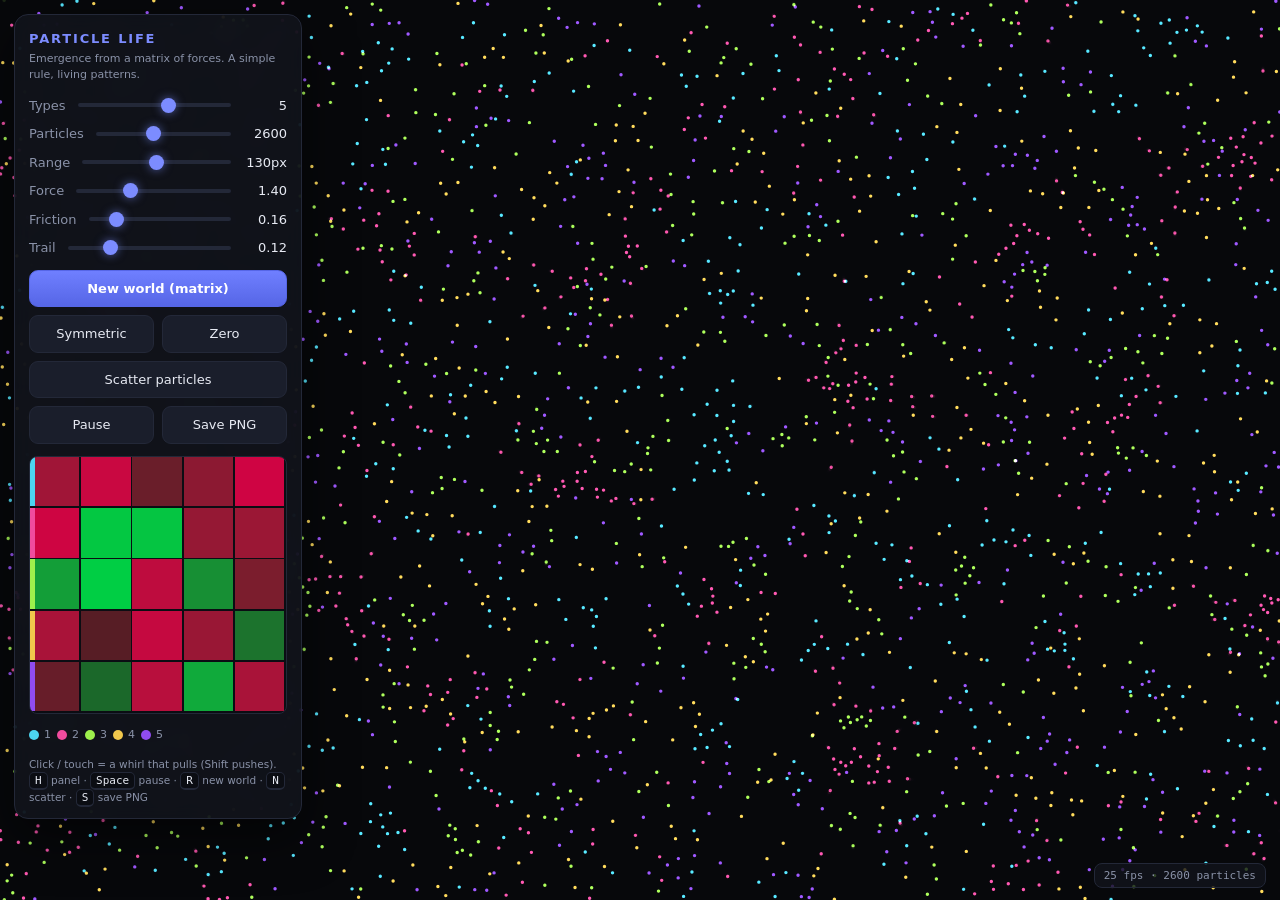
<file: demos/particle-life/index.html>
<!doctype html>
<html lang="en">
<head>
<meta charset="utf-8">
<meta name="viewport" content="width=device-width,initial-scale=1,user-scalable=no">
<title>Particle Life</title>
<style>
  :root{
    --bg:#07080c; --panel:#12141c; --edge:#232838; --ink:#e7eaf3; --dim:#8a92a8;
    --accent:#7c8cff;
  }
  *{box-sizing:border-box}
  html,body{margin:0;height:100%;background:var(--bg);color:var(--ink);
    font:13px/1.5 ui-sans-serif,system-ui,-apple-system,"Segoe UI",sans-serif;overflow:hidden}
  #stage{position:fixed;inset:0;display:block;touch-action:none;cursor:crosshair}

  /* control panel */
  #hud{position:fixed;top:14px;left:14px;width:288px;max-height:calc(100vh - 28px);
    background:color-mix(in srgb,var(--panel) 88%,transparent);backdrop-filter:blur(10px);
    border:1px solid var(--edge);border-radius:14px;padding:14px 14px 8px;
    box-shadow:0 18px 50px rgba(0,0,0,.55);overflow:auto;transition:transform .25s ease,opacity .25s}
  #hud.hidden{transform:translateX(-115%);opacity:0;pointer-events:none}
  h1{font-size:13px;letter-spacing:.14em;text-transform:uppercase;margin:0 0 2px;
    color:var(--accent);font-weight:700}
  .sub{color:var(--dim);font-size:11px;margin:0 0 12px}
  .row{display:flex;align-items:center;justify-content:space-between;gap:10px;margin:9px 0}
  .row label{color:var(--dim);flex:0 0 auto}
  .row output{font-variant-numeric:tabular-nums;color:var(--ink);min-width:44px;text-align:right}
  input[type=range]{flex:1;-webkit-appearance:none;appearance:none;height:4px;border-radius:4px;
    background:var(--edge);outline:none}
  input[type=range]::-webkit-slider-thumb{-webkit-appearance:none;width:15px;height:15px;border-radius:50%;
    background:var(--accent);cursor:pointer;box-shadow:0 0 10px color-mix(in srgb,var(--accent) 60%,transparent)}
  input[type=range]::-moz-range-thumb{width:15px;height:15px;border:0;border-radius:50%;background:var(--accent);cursor:pointer}
  .btns{display:grid;grid-template-columns:1fr 1fr;gap:8px;margin:12px 0 6px}
  button{font:inherit;color:var(--ink);background:#1a1e2b;border:1px solid var(--edge);
    border-radius:9px;padding:8px 6px;cursor:pointer;transition:.15s}
  button:hover{border-color:var(--accent);background:#20263a}
  button.wide{grid-column:1 / -1}
  button.primary{background:linear-gradient(180deg,#6f7fff,#5666e6);border-color:#5666e6;color:#fff;font-weight:600}
  .matrix{margin-top:12px}
  .matrix canvas{width:100%;border-radius:8px;border:1px solid var(--edge);image-rendering:pixelated;background:#0b0d13}
  .legend{display:flex;flex-wrap:wrap;gap:6px;margin-top:8px}
  .chip{display:flex;align-items:center;gap:5px;font-size:11px;color:var(--dim)}
  .dot{width:10px;height:10px;border-radius:50%}
  .foot{color:var(--dim);font-size:10.5px;margin:12px 0 4px;line-height:1.6}
  kbd{background:#0b0d13;border:1px solid var(--edge);border-bottom-width:2px;border-radius:5px;
    padding:1px 5px;font:11px/1 ui-monospace,monospace;color:var(--ink)}
  #fps{position:fixed;bottom:12px;right:14px;color:var(--dim);font:11px/1 ui-monospace,monospace;
    background:color-mix(in srgb,var(--panel) 80%,transparent);border:1px solid var(--edge);
    border-radius:8px;padding:6px 9px;pointer-events:none}
  .toast{position:fixed;top:18px;left:50%;transform:translateX(-50%) translateY(-24px);
    background:var(--panel);border:1px solid var(--edge);border-radius:10px;padding:9px 16px;
    opacity:0;transition:.3s;pointer-events:none;box-shadow:0 12px 30px rgba(0,0,0,.5)}
  .toast.show{opacity:1;transform:translateX(-50%) translateY(0)}
</style>
</head>
<body>
<canvas id="stage"></canvas>

<div id="hud">
  <h1>Particle&nbsp;Life</h1>
  <p class="sub">Emergence from a matrix of forces. A simple rule, living patterns.</p>

  <div class="row"><label>Types</label>
    <input id="s-types" type="range" min="2" max="7" step="1"><output id="o-types"></output></div>
  <div class="row"><label>Particles</label>
    <input id="s-count" type="range" min="200" max="6000" step="100"><output id="o-count"></output></div>
  <div class="row"><label>Range</label>
    <input id="s-rmax" type="range" min="40" max="220" step="5"><output id="o-rmax"></output></div>
  <div class="row"><label>Force</label>
    <input id="s-force" type="range" min="0.1" max="4" step="0.05"><output id="o-force"></output></div>
  <div class="row"><label>Friction</label>
    <input id="s-fric" type="range" min="0.02" max="0.9" step="0.01"><output id="o-fric"></output></div>
  <div class="row"><label>Trail</label>
    <input id="s-trail" type="range" min="0" max="0.5" step="0.01"><output id="o-trail"></output></div>

  <div class="btns">
    <button id="b-rand" class="primary wide">New world (matrix)</button>
    <button id="b-sym">Symmetric</button>
    <button id="b-zero">Zero</button>
    <button id="b-reset" class="wide">Scatter particles</button>
    <button id="b-pause">Pause</button>
    <button id="b-shot">Save PNG</button>
  </div>

  <div class="matrix">
    <canvas id="mtx" width="140" height="140"></canvas>
    <div class="legend" id="legend"></div>
  </div>

  <p class="foot">
    Click / touch = a whirl that pulls (Shift pushes).<br>
    <kbd>H</kbd> panel · <kbd>Space</kbd> pause · <kbd>R</kbd> new world ·
    <kbd>N</kbd> scatter · <kbd>S</kbd> save PNG
  </p>
</div>

<div id="fps">— fps</div>
<div class="toast" id="toast"></div>

<script>
"use strict";
/* ─────────────────────────────────────────────────────────────────────────
   Particle Life, one file, no dependencies.
   Force model: the "clusters" function (Tom Mohr): hard repulsion up close,
   attraction or repulsion by the matrix A[i][j] in the [beta, 1] part of the range.
   Neighbours come from a spatial hash (cells of side rMax), so about O(n).
   The world is a torus (edges wrap): no artificial walls.
   ───────────────────────────────────────────────────────────────────────── */

const cv = document.getElementById('stage');
const ctx = cv.getContext('2d', { alpha:false });
let W = 0, H = 0, DPR = 1;

function resize(){
  DPR = Math.min(window.devicePixelRatio || 1, 2);
  W = Math.floor(innerWidth * DPR);
  H = Math.floor(innerHeight * DPR);
  cv.width = W; cv.height = H;
  cv.style.width = innerWidth + 'px';
  cv.style.height = innerHeight + 'px';
  ctx.fillStyle = '#07080c'; ctx.fillRect(0, 0, W, H);
}
addEventListener('resize', resize);

/* ── parameters (bound to the sliders) ───────────────────────────────── */
const P = {
  types: 5,
  count: 2600,
  rMax: 130,        // interaction range (logical px)
  force: 1.4,       // global force multiplier
  friction: 0.16,   // friction "half-life": higher = damped sooner
  trail: 0.12,      // opacity of the background repaint, i.e. trail length
  beta: 0.3,        // edge of the repulsion zone
};

/* type palette: readable, neon on black */
const HUES = [190, 330, 90, 45, 265, 0, 150]; // HSL hues
function typeColor(t, a=1){ return `hsla(${HUES[t%HUES.length]},85%,62%,${a})`; }

/* ── particle state in typed arrays (cache-friendly) ─────────────────── */
let px, py, vx, vy, tp;         // positions, velocities, type
let A;                          // force matrix [types*types]

function randMatrix(symmetric=false){
  const n = P.types;
  A = new Float32Array(n*n);
  for (let i=0;i<n;i++)
    for (let j=0;j<n;j++){
      if (symmetric && j<i){ A[i*n+j] = A[j*n+i]; continue; }
      A[i*n+j] = Math.random()*2 - 1;   // [-1,1]
    }
  drawMatrix();
}
function zeroMatrix(){ A = new Float32Array(P.types*P.types); drawMatrix(); }

function spawn(){
  const n = P.count;
  px = new Float32Array(n); py = new Float32Array(n);
  vx = new Float32Array(n); vy = new Float32Array(n);
  tp = new Uint8Array(n);
  for (let i=0;i<n;i++){
    px[i] = Math.random()*W;
    py[i] = Math.random()*H;
    vx[i] = 0; vy[i] = 0;
    tp[i] = (Math.random()*P.types)|0;
  }
}

/* ── force function (normalised distance r in [0,1]) ─────────────────── */
function forceLaw(r, a){
  const b = P.beta;
  if (r < b) return r/b - 1;                       // core: always repels
  if (r < 1) return a * (1 - Math.abs(2*r - 1 - b)/(1 - b));
  return 0;
}

/* ── spatial hash ─────────────────────────────────────────────────────── */
let cols, rows, cell, head, next;
function buildGrid(){
  cell = P.rMax * DPR;
  cols = Math.max(1, Math.ceil(W/cell));
  rows = Math.max(1, Math.ceil(H/cell));
  head = new Int32Array(cols*rows).fill(-1);
  next = new Int32Array(px.length);
  for (let i=0;i<px.length;i++){
    let cx = (px[i]/cell)|0, cy = (py[i]/cell)|0;
    if (cx<0) cx=0; else if (cx>=cols) cx=cols-1;
    if (cy<0) cy=0; else if (cy>=rows) cy=rows-1;
    const c = cy*cols + cx;
    next[i] = head[c]; head[c] = i;
  }
}

/* ── simulation step ──────────────────────────────────────────────────── */
let mouse = { x:0, y:0, active:false, repel:false };

function step(dt){
  const n = px.length, R = P.rMax*DPR, R2 = R*R, nt = P.types;
  const fricMul = Math.pow(0.5, dt / P.friction);   // exponential damping
  buildGrid();

  for (let i=0;i<n;i++){
    let fx=0, fy=0;
    const xi=px[i], yi=py[i], ti=tp[i];
    let cx=(xi/cell)|0, cy=(yi/cell)|0;
    if (cx<0) cx=0; else if (cx>=cols) cx=cols-1;
    if (cy<0) cy=0; else if (cy>=rows) cy=rows-1;

    for (let gy=-1; gy<=1; gy++)
      for (let gx=-1; gx<=1; gx++){
        let ax=cx+gx, ay=cy+gy;
        // grid wraps (torus)
        if (ax<0) ax=cols-1; else if (ax>=cols) ax=0;
        if (ay<0) ay=rows-1; else if (ay>=rows) ay=0;
        for (let j=head[ay*cols+ax]; j!==-1; j=next[j]){
          if (j===i) continue;
          let dx=px[j]-xi, dy=py[j]-yi;
          // minimum image on the torus
          if (dx> W*0.5) dx-=W; else if (dx< -W*0.5) dx+=W;
          if (dy> H*0.5) dy-=H; else if (dy< -H*0.5) dy+=H;
          const d2=dx*dx+dy*dy;
          if (d2>R2 || d2===0) continue;
          const d=Math.sqrt(d2);
          const f=forceLaw(d/R, A[ti*nt+tp[j]]);
          fx += (dx/d)*f; fy += (dy/d)*f;
        }
      }

    // mouse / touch: a whirl of force
    if (mouse.active){
      let dx=mouse.x-xi, dy=mouse.y-yi;
      const d2=dx*dx+dy*dy, mr=(180*DPR);
      if (d2 < mr*mr && d2>1){
        const d=Math.sqrt(d2), s=(1-d/mr)*(mouse.repel?-1:1)*6;
        fx += (dx/d)*s; fy += (dy/d)*s;
      }
    }

    // integrate: force to velocity (scaled by range and multiplier)
    vx[i] = (vx[i] + fx*R*P.force*dt) * fricMul;
    vy[i] = (vy[i] + fy*R*P.force*dt) * fricMul;
  }

  // positions + wrap
  for (let i=0;i<n;i++){
    let x=px[i]+vx[i]*dt, y=py[i]+vy[i]*dt;
    if (x<0) x+=W; else if (x>=W) x-=W;
    if (y<0) y+=H; else if (y>=H) y-=H;
    px[i]=x; py[i]=y;
  }
}

/* ── render ───────────────────────────────────────────────────────────── */
function render(){
  // trails: a translucent repaint instead of a clear
  ctx.globalCompositeOperation = 'source-over';
  ctx.fillStyle = `rgba(7,8,12,${Math.max(0.06, 1 - P.trail)})`;
  ctx.fillRect(0,0,W,H);

  ctx.globalCompositeOperation = 'lighter';   // additive glow
  const r = Math.max(1.4, 1.7*DPR);
  // group by type: fewer fillStyle changes
  for (let t=0;t<P.types;t++){
    ctx.fillStyle = typeColor(t, 0.95);
    ctx.beginPath();
    for (let i=0;i<px.length;i++){
      if (tp[i]!==t) continue;
      ctx.moveTo(px[i]+r, py[i]);
      ctx.arc(px[i], py[i], r, 0, 6.2832);
    }
    ctx.fill();
  }
  ctx.globalCompositeOperation = 'source-over';
}

/* ── loop ─────────────────────────────────────────────────────────────── */
let paused=false, last=performance.now(), fpsT=0, fpsN=0;
function loop(now){
  const raw=(now-last)/1000; last=now;
  const dt=Math.min(raw, 0.033);   // clamp: stays stable after the tab was asleep
  if (!paused){ step(dt*60); render(); }  // dt*60: units are "per frame at 60 fps"
  fpsN++; fpsT+=raw;
  if (fpsT>=0.5){ fps.textContent = Math.round(fpsN/fpsT)+' fps · '+px.length+' particles';
    fpsN=0; fpsT=0; }
  requestAnimationFrame(loop);
}

/* ── matrix preview (heat map) ───────────────────────────────────────── */
const mtx = document.getElementById('mtx');
function drawMatrix(){
  const n=P.types, g=mtx.getContext('2d'), S=140, c=S/n;
  mtx.width=S; mtx.height=S;
  g.clearRect(0,0,S,S);
  for (let i=0;i<n;i++)
    for (let j=0;j<n;j++){
      const v=A[i*n+j];                 // -1..1
      // red = repels, green = attracts
      const rr = v<0 ? 220 : Math.round(60*(1-v));
      const gg = v>0 ? 210 : Math.round(60*(1+v));
      g.fillStyle = `rgb(${rr},${gg},70)`;
      g.globalAlpha = 0.35 + 0.65*Math.abs(v);
      g.fillRect(j*c, i*c, c-1, c-1);
    }
  g.globalAlpha=1;
  // row frames in the colour of the observing type (i)
  for (let i=0;i<n;i++){
    g.fillStyle = typeColor(i);
    g.fillRect(0, i*c, 3, c-1);
  }
  buildLegend();
}
function buildLegend(){
  const L=document.getElementById('legend'); L.innerHTML='';
  for (let t=0;t<P.types;t++){
    const c=document.createElement('span'); c.className='chip';
    c.innerHTML=`<span class="dot" style="background:${typeColor(t)}"></span>${t+1}`;
    L.appendChild(c);
  }
}
// click the matrix to edit a cell by hand (cycles -1, 0, 1)
mtx.addEventListener('click', e=>{
  const n=P.types, rect=mtx.getBoundingClientRect();
  const j=Math.min(n-1,(e.offsetX/rect.width*n)|0);
  const i=Math.min(n-1,(e.offsetY/rect.height*n)|0);
  const cur=A[i*n+j];
  A[i*n+j] = cur < -0.33 ? 0 : cur < 0.33 ? 1 : -1;
  drawMatrix();
});

/* ── UI ───────────────────────────────────────────────────────────────── */
const hud=document.getElementById('hud'), fps=document.getElementById('fps');
const toastEl=document.getElementById('toast');
function toast(m){ toastEl.textContent=m; toastEl.classList.add('show');
  clearTimeout(toast._t); toast._t=setTimeout(()=>toastEl.classList.remove('show'),1300); }

function bind(id, key, fmt, after){
  const s=document.getElementById('s-'+id), o=document.getElementById('o-'+id);
  s.value = P[key];
  o.textContent = fmt(P[key]);
  s.addEventListener('input', ()=>{
    P[key] = parseFloat(s.value);
    o.textContent = fmt(P[key]);
    if (after) after();
  });
}
bind('types','types', v=>v|0, ()=>{ randMatrix(); spawn(); toast(P.types+' types'); });
bind('count','count', v=>(v|0), ()=>spawn());
bind('rmax','rMax', v=>(v|0)+'px');
bind('force','force', v=>v.toFixed(2));
bind('fric','friction', v=>v.toFixed(2));
bind('trail','trail', v=>v.toFixed(2));

document.getElementById('b-rand').onclick =()=>{ randMatrix(); toast('new world'); };
document.getElementById('b-sym').onclick  =()=>{ randMatrix(true); toast('symmetric matrix'); };
document.getElementById('b-zero').onclick =()=>{ zeroMatrix(); toast('matrix zeroed'); };
document.getElementById('b-reset').onclick=()=>{ spawn(); toast('scattered'); };
document.getElementById('b-pause').onclick=()=>{ paused=!paused; toast(paused?'paused':'running'); };
document.getElementById('b-shot').onclick =shot;

function shot(){
  const a=document.createElement('a');
  a.download='particle-life.png';
  a.href=cv.toDataURL('image/png'); a.click(); toast('PNG saved');
}

/* pointer: mouse + touch */
function ptr(e, active){
  const t=e.touches ? e.touches[0] : e;
  if (t){ mouse.x=t.clientX*DPR; mouse.y=t.clientY*DPR; }
  mouse.active=active; mouse.repel=!!e.shiftKey;
}
cv.addEventListener('mousedown', e=>ptr(e,true));
cv.addEventListener('mousemove', e=>{ if(mouse.active) ptr(e,true); });
addEventListener('mouseup',   ()=>mouse.active=false);
cv.addEventListener('touchstart', e=>{ptr(e,true); e.preventDefault();}, {passive:false});
cv.addEventListener('touchmove',  e=>{ptr(e,true); e.preventDefault();}, {passive:false});
addEventListener('touchend', ()=>mouse.active=false);

addEventListener('keydown', e=>{
  const k=e.key.toLowerCase();
  if (k==='h') hud.classList.toggle('hidden');
  else if (k===' '){ paused=!paused; toast(paused?'paused':'running'); e.preventDefault(); }
  else if (k==='r'){ randMatrix(); toast('new world'); }
  else if (k==='n'){ spawn(); toast('scattered'); }
  else if (k==='s'){ shot(); }
});

/* ── start ────────────────────────────────────────────────────────────── */
resize();
randMatrix();
spawn();
requestAnimationFrame(loop);
</script>
</body>
</html>
</file>
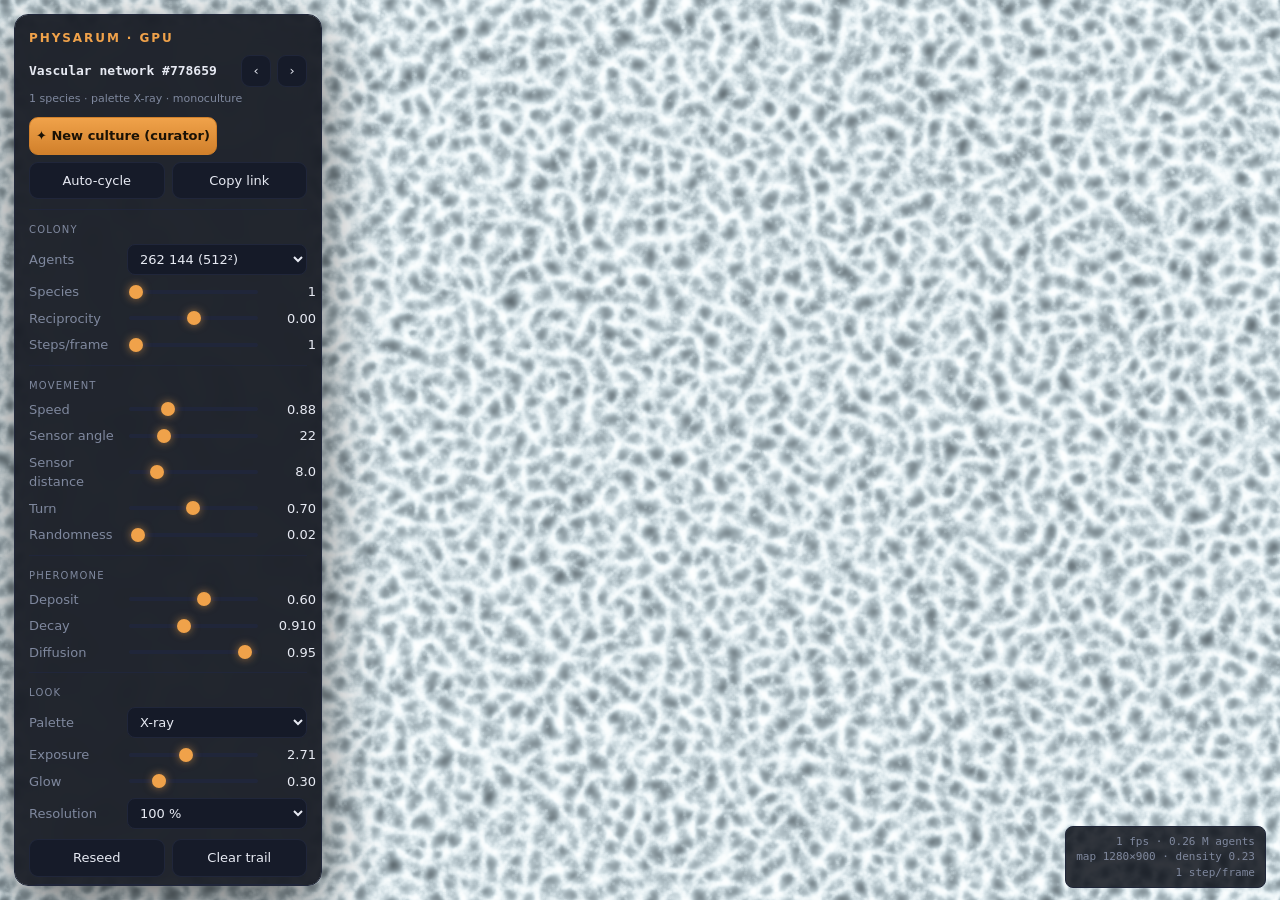
<file: demos/physarum/index.html>
<!doctype html>
<html lang="en">
<head>
<meta charset="utf-8">
<meta name="viewport" content="width=device-width,initial-scale=1,user-scalable=no">
<title>Physarum GPU</title>
<style>
  :root{--bg:#05060a;--panel:#0f121b;--edge:#20263a;--ink:#e7eaf3;--dim:#7f889e;--accent:#f0a24a}
  *{box-sizing:border-box}
  html,body{margin:0;height:100%;background:var(--bg);color:var(--ink);overflow:hidden;
    font:13px/1.5 ui-sans-serif,system-ui,-apple-system,"Segoe UI",sans-serif}
  /* canvas is a replaced element: with inset:0 alone it would stay at its intrinsic 300×150 */
  #gl{position:fixed;inset:0;width:100vw;height:100vh;display:block;touch-action:none;cursor:crosshair}
  #hud{position:fixed;top:14px;left:14px;width:308px;max-height:calc(100vh - 28px);
    background:color-mix(in srgb,var(--panel) 90%,transparent);backdrop-filter:blur(12px);
    border:1px solid var(--edge);border-radius:14px;padding:14px 14px 10px;overflow:auto;
    box-shadow:0 20px 60px rgba(0,0,0,.6);transition:transform .25s,opacity .25s}
  #hud.hide{transform:translateX(-115%);opacity:0;pointer-events:none}
  h1{font-size:12px;letter-spacing:.16em;text-transform:uppercase;margin:0;color:var(--accent);font-weight:700}
  .world{display:flex;align-items:center;gap:8px;margin:8px 0 4px}
  .world .id{font:600 13px ui-monospace,monospace;color:var(--ink)}
  .world .mini{margin-left:auto;display:flex;gap:6px}
  .world .mini button{width:30px;padding:5px 0}
  .sub{color:var(--dim);font-size:11px;margin:2px 0 10px}
  .grp{border-top:1px solid var(--edge);margin:10px 0 4px;padding-top:8px}
  .grp-t{color:var(--dim);font-size:10px;letter-spacing:.12em;text-transform:uppercase;margin:0 0 4px}
  .row{display:flex;align-items:center;gap:10px;margin:7px 0}
  .row label{color:var(--dim);flex:0 0 88px}
  .row output{margin-left:auto;font-variant-numeric:tabular-nums;min-width:46px;text-align:right}
  input[type=range]{flex:1;-webkit-appearance:none;appearance:none;height:4px;border-radius:4px;background:var(--edge)}
  input[type=range]::-webkit-slider-thumb{-webkit-appearance:none;width:14px;height:14px;border-radius:50%;
    background:var(--accent);cursor:pointer;box-shadow:0 0 8px color-mix(in srgb,var(--accent) 60%,transparent)}
  input[type=range]::-moz-range-thumb{width:14px;height:14px;border:0;border-radius:50%;background:var(--accent)}
  select{flex:1;background:#151a28;color:var(--ink);border:1px solid var(--edge);border-radius:8px;padding:6px 8px;font:inherit}
  .btns{display:grid;grid-template-columns:1fr 1fr;gap:7px;margin:10px 0 4px}
  button{font:inherit;color:var(--ink);background:#161b29;border:1px solid var(--edge);border-radius:9px;
    padding:8px 6px;cursor:pointer;transition:.15s}
  button:hover{border-color:var(--accent);background:#241d14}
  button.wide{grid-column:1/-1}
  button.pri{background:linear-gradient(180deg,#f0a24a,#d1802b);border-color:#d1802b;color:#1a1206;font-weight:700}
  button.on{border-color:var(--accent);background:#3a2a12;color:#fff}
  .foot{color:var(--dim);font-size:10.5px;margin:10px 0 2px;line-height:1.6}
  kbd{background:#0a0c12;border:1px solid var(--edge);border-bottom-width:2px;border-radius:5px;padding:1px 5px;
    font:11px/1 ui-monospace,monospace}
  #stat{position:fixed;bottom:12px;right:14px;color:var(--dim);font:11px/1.4 ui-monospace,monospace;
    background:color-mix(in srgb,var(--panel) 85%,transparent);border:1px solid var(--edge);border-radius:8px;
    padding:7px 10px;pointer-events:none;text-align:right;white-space:pre}
  #err{position:fixed;inset:auto 14px 14px 14px;max-height:60vh;overflow:auto;background:#1a0e12;
    border:1px solid #5a2230;border-radius:10px;padding:14px;color:#ffb4b4;font:12px/1.5 ui-monospace,monospace;
    white-space:pre-wrap;display:none;z-index:9}
  .toast{position:fixed;top:16px;left:50%;transform:translateX(-50%) translateY(-20px);background:var(--panel);
    border:1px solid var(--edge);border-radius:10px;padding:8px 16px;opacity:0;transition:.25s;pointer-events:none;z-index:10}
  .toast.show{opacity:1;transform:translateX(-50%) translateY(0)}
</style>
</head>
<body>
<canvas id="gl"></canvas>

<div id="hud">
  <h1>Physarum&nbsp;·&nbsp;GPU</h1>
  <div class="world">
    <span class="id" id="world-id">Culture #—</span>
    <span class="mini">
      <button id="b-prev" title="previous">‹</button>
      <button id="b-next" title="next">›</button>
    </span>
  </div>
  <p class="sub" id="world-sub">WebGL2 GPGPU: agents and pheromone run on the graphics card.</p>

  <button id="b-new" class="pri wide">✦ New culture (curator)</button>
  <div class="btns" style="margin-top:7px">
    <button id="b-disco">Auto-cycle</button>
    <button id="b-copy">Copy link</button>
  </div>

  <div class="grp"></div>
  <div class="grp-t">Colony</div>
  <div class="row"><label>Agents</label><select id="sel-count"></select></div>
  <div class="row"><label>Species</label><input id="s-species" type="range" min="1" max="3" step="1"><output id="o-species"></output></div>
  <div class="row"><label>Reciprocity</label><input id="s-cross" type="range" min="-1" max="1" step="0.02"><output id="o-cross"></output></div>
  <div class="row"><label>Steps/frame</label><input id="s-steps" type="range" min="1" max="4" step="1"><output id="o-steps"></output></div>

  <div class="grp"></div>
  <div class="grp-t">Movement</div>
  <div class="row"><label>Speed</label><input id="s-speed" type="range" min="0.1" max="3" step="0.05"><output id="o-speed"></output></div>
  <div class="row"><label>Sensor angle</label><input id="s-sensAng" type="range" min="3" max="80" step="1"><output id="o-sensAng"></output></div>
  <div class="row"><label>Sensor distance</label><input id="s-sensDist" type="range" min="1" max="40" step="0.5"><output id="o-sensDist"></output></div>
  <div class="row"><label>Turn</label><input id="s-turn" type="range" min="0.02" max="1.4" step="0.01"><output id="o-turn"></output></div>
  <div class="row"><label>Randomness</label><input id="s-jitter" type="range" min="0" max="1" step="0.01"><output id="o-jitter"></output></div>

  <div class="grp"></div>
  <div class="grp-t">Pheromone</div>
  <div class="row"><label>Deposit</label><input id="s-deposit" type="range" min="0.02" max="1" step="0.01"><output id="o-deposit"></output></div>
  <div class="row"><label>Decay</label><input id="s-decay" type="range" min="0.85" max="0.995" step="0.001"><output id="o-decay"></output></div>
  <div class="row"><label>Diffusion</label><input id="s-diffuse" type="range" min="0" max="1" step="0.01"><output id="o-diffuse"></output></div>

  <div class="grp"></div>
  <div class="grp-t">Look</div>
  <div class="row"><label>Palette</label><select id="sel-pal"></select></div>
  <div class="row"><label>Exposure</label><input id="s-exp" type="range" min="0.2" max="6" step="0.05"><output id="o-exp"></output></div>
  <div class="row"><label>Glow</label><input id="s-glow" type="range" min="0" max="1.5" step="0.02"><output id="o-glow"></output></div>
  <div class="row"><label>Resolution</label><select id="sel-qual"></select></div>

  <div class="btns">
    <button id="b-reset">Reseed</button>
    <button id="b-clear">Clear trail</button>
    <button id="b-pause">Pause</button>
    <button id="b-shot">Save PNG</button>
  </div>

  <p class="foot">
    Click / touch = food (agents flow to the cursor), <kbd>Shift</kbd> pushes them away.<br>
    <kbd>H</kbd> panel · <kbd>Space</kbd> pause · <kbd>N</kbd> new culture ·
    <kbd>←</kbd><kbd>→</kbd> cultures · <kbd>D</kbd> auto-cycle · <kbd>R</kbd> reseed ·
    <kbd>C</kbd> clear trail · <kbd>S</kbd> save PNG
  </p>
</div>

<div id="stat">—</div>
<div id="err"></div>
<div class="toast" id="toast"></div>

<script>
/* ════════════════════════════════════════════════════════════════════════════
   Physarum polycephalum: Jeff Jones's model (2010), entirely on the GPU.
   An agent has a position and a heading; three sensors (left, ahead, right) sample
   the pheromone map, the agent turns towards the strongest signal and leaves its
   own trail. Every frame the map diffuses and evaporates. From these three rules,
   with no plan of a network, transport structures appear: veins, chambers, mazes.

   Four passes per simulation step:
     1. agents    -> RGBA32F texture (x, y, angle, species), ping-pong
     2. deposit   -> gl.POINTS with vertex texture fetch, additive blending
     3. diffusion -> 9-tap blur + decay on an RGBA16F map, ping-pong
     4. render    -> species channels mapped to the palette, tonemap, glow
   ════════════════════════════════════════════════════════════════════════════ */

const cvs = document.getElementById('gl');
const gl = cvs.getContext('webgl2', {
  antialias:false, alpha:false, depth:false, stencil:false,
  preserveDrawingBuffer:true, powerPreference:'high-performance'
});

function fatal(msg){
  const e=document.getElementById('err'); e.style.display='block'; e.textContent=msg;
  throw new Error(msg);
}
if(!gl) fatal('This browser gives no WebGL2 context.\nPhysarum runs on the GPU and cannot start without WebGL2.');
if(!gl.getExtension('EXT_color_buffer_float')){
  gl.getExtension('EXT_color_buffer_half_float');
  if(!gl.getExtension('EXT_color_buffer_float'))
    fatal('No EXT_color_buffer_float extension.\nThe simulation renders to floating-point textures and cannot run without it.');
}

/* ── shaders ─────────────────────────────────────────────────────────────── */
const VS_QUAD = `#version 300 es
in vec2 a_pos;
out vec2 v_uv;
void main(){ v_uv = a_pos*0.5+0.5; gl_Position = vec4(a_pos,0.0,1.0); }`;

const FS_AGENT = `#version 300 es
precision highp float;
precision highp int;
uniform sampler2D u_agents;
uniform sampler2D u_trail;
uniform vec2  u_sim;       // pheromone map resolution (px)
uniform vec2  u_atex;      // agent texture resolution (px)
uniform uint  u_frame;
uniform float u_speed, u_sensAng, u_sensDist, u_turn, u_jitter, u_cross;
uniform vec2  u_mouse;
uniform float u_mouseF;
out vec4 o;

uint hash(uint x){ x^=x>>16u; x*=0x7feb352du; x^=x>>15u; x*=0x846ca68bu; x^=x>>16u; return x; }
float rnd(uint s){ return float(hash(s))*(1.0/4294967296.0); }

// Smell: sample the map u_sensDist pixels away at angle a.
// The species' own channel attracts with weight 1, the others with u_cross (negative = aversion).
float sniff(vec2 p, float a, vec3 mask){
  vec2 q = p + vec2(cos(a), sin(a)) * u_sensDist / u_sim;   // GL_REPEAT does the wrap
  vec3 t = texture(u_trail, q).rgb;
  return dot(t, mask) + u_cross * dot(t, vec3(1.0) - mask);
}

void main(){
  ivec2 c = ivec2(gl_FragCoord.xy);
  vec4 A = texelFetch(u_agents, c, 0);
  vec2 p = A.xy;  float a = A.z;  float sp = A.w;
  vec3 mask = vec3(sp < 0.5 ? 1.0 : 0.0,
                   (sp > 0.5 && sp < 1.5) ? 1.0 : 0.0,
                   sp > 1.5 ? 1.0 : 0.0);
  uint seed = uint(c.x) + uint(c.y)*uint(u_atex.x) + u_frame*719393u;

  float F = sniff(p, a,             mask);
  float L = sniff(p, a + u_sensAng, mask);
  float R = sniff(p, a - u_sensAng, mask);

  if (F > L && F > R)      { }                                             // straight on
  else if (F < L && F < R) { a += (rnd(seed) < 0.5 ? -u_turn : u_turn); }  // a tie: turn at random
  else if (L > R)          { a += u_turn; }
  else if (R > L)          { a -= u_turn; }
  a += (rnd(seed*7919u) - 0.5) * u_jitter;

  if (u_mouseF != 0.0){
    vec2 d = u_mouse - p;
    d -= round(d);                       // shortest way round the torus
    vec2 dp = d * u_sim;
    float dist = length(dp);
    if (dist > 0.5){
      vec2 w = dp / dist;
      if (u_mouseF < 0.0) w = -w;        // pushing = the target on the opposite side
      vec2 dir = vec2(cos(a), sin(a));
      float cr = dir.x*w.y - dir.y*w.x;
      a += sign(cr) * abs(u_mouseF) * 0.55 / (1.0 + dist*0.006);
    }
  }

  a = mod(a, 6.28318530718);             // without this the angle runs out of f32 precision
  p = fract(p + vec2(cos(a), sin(a)) * u_speed / u_sim);
  o = vec4(p, a, sp);
}`;

const VS_DEPOSIT = `#version 300 es
precision highp float;
uniform sampler2D u_agents;
uniform int u_atexW;
out vec3 v_col;
void main(){
  int i = gl_VertexID;
  vec4 A = texelFetch(u_agents, ivec2(i % u_atexW, i / u_atexW), 0);
  gl_Position  = vec4(A.xy*2.0 - 1.0, 0.0, 1.0);
  gl_PointSize = 1.0;
  int sp = int(A.w + 0.5);
  v_col = sp == 0 ? vec3(1.0,0.0,0.0) : (sp == 1 ? vec3(0.0,1.0,0.0) : vec3(0.0,0.0,1.0));
}`;

const FS_DEPOSIT = `#version 300 es
precision highp float;
in vec3 v_col;
uniform float u_deposit;
out vec4 o;
void main(){ o = vec4(v_col * u_deposit, 1.0); }`;

const VS_BRUSH = `#version 300 es
precision highp float;
uniform vec2 u_mouse;
uniform float u_size;
void main(){ gl_Position = vec4(u_mouse*2.0 - 1.0, 0.0, 1.0); gl_PointSize = u_size; }`;

const FS_BRUSH = `#version 300 es
precision highp float;
uniform vec3 u_col;
out vec4 o;
void main(){
  float d = length(gl_PointCoord - 0.5) * 2.0;
  o = vec4(u_col * smoothstep(1.0, 0.0, d), 1.0);
}`;

const FS_DIFFUSE = `#version 300 es
precision highp float;
in vec2 v_uv;
uniform sampler2D u_trail;
uniform vec2 u_sim;
uniform float u_decay, u_diffuse;
out vec4 o;
void main(){
  vec2 px = 1.0 / u_sim;
  vec3 s = vec3(0.0);
  for (int y = -1; y <= 1; y++)
    for (int x = -1; x <= 1; x++)
      s += texture(u_trail, v_uv + vec2(float(x), float(y))*px).rgb;
  vec3 cur = texture(u_trail, v_uv).rgb;
  vec3 v = mix(cur, s/9.0, u_diffuse) * u_decay;
  o = vec4(max(v - 0.0002, 0.0), 1.0);   // a floor, so the background reaches zero
}`;

const FS_SHOW = `#version 300 es
precision highp float;
in vec2 v_uv;
uniform sampler2D u_trail;
uniform vec2 u_sim;
uniform float u_exp, u_glow;
uniform vec3 u_c0, u_c1, u_c2, u_bg;
out vec4 o;
void main(){
  vec3 t = texture(u_trail, v_uv).rgb;
  if (u_glow > 0.0){
    vec3 g = vec3(0.0);
    for (int i = 0; i < 8; i++){
      float a = 6.2831853 * float(i) / 8.0;
      g += texture(u_trail, v_uv + vec2(cos(a), sin(a)) * 3.5 / u_sim).rgb;
      g += texture(u_trail, v_uv + vec2(cos(a), sin(a)) * 9.0 / u_sim).rgb * 0.5;
    }
    t += g * (u_glow / 12.0);
  }
  vec3 lin = t.r*u_c0 + t.g*u_c1 + t.b*u_c2;
  vec3 col = vec3(1.0) - exp(-lin * u_exp);       // exponential tonemap
  col = u_bg + col * (1.0 - u_bg);
  o = vec4(pow(col, vec3(1.0/2.2)), 1.0);
}`;

/* ── GL helpers ──────────────────────────────────────────────────────────── */
function sh(type, src){
  const s = gl.createShader(type);
  gl.shaderSource(s, src); gl.compileShader(s);
  if(!gl.getShaderParameter(s, gl.COMPILE_STATUS))
    fatal('Shader compile error:\n\n' + gl.getShaderInfoLog(s) + '\n\n' +
          src.split('\n').map((l,i)=>String(i+1).padStart(3)+' | '+l).join('\n'));
  return s;
}
function prog(vsSrc, fsSrc){
  const p = gl.createProgram();
  gl.attachShader(p, sh(gl.VERTEX_SHADER, vsSrc));
  gl.attachShader(p, sh(gl.FRAGMENT_SHADER, fsSrc));
  gl.bindAttribLocation(p, 0, 'a_pos');
  gl.linkProgram(p);
  if(!gl.getProgramParameter(p, gl.LINK_STATUS)) fatal('Link error:\n' + gl.getProgramInfoLog(p));
  const u = {};
  const n = gl.getProgramParameter(p, gl.ACTIVE_UNIFORMS);
  for(let i=0;i<n;i++){ const nm = gl.getActiveUniform(p,i).name; u[nm] = gl.getUniformLocation(p, nm); }
  return {p, u};
}
function tex(w, h, internal, format, type, filter, wrap, data){
  const t = gl.createTexture();
  gl.bindTexture(gl.TEXTURE_2D, t);
  gl.texImage2D(gl.TEXTURE_2D, 0, internal, w, h, 0, format, type, data || null);
  gl.texParameteri(gl.TEXTURE_2D, gl.TEXTURE_MIN_FILTER, filter);
  gl.texParameteri(gl.TEXTURE_2D, gl.TEXTURE_MAG_FILTER, filter);
  gl.texParameteri(gl.TEXTURE_2D, gl.TEXTURE_WRAP_S, wrap);
  gl.texParameteri(gl.TEXTURE_2D, gl.TEXTURE_WRAP_T, wrap);
  return t;
}
function fbo(t){
  const f = gl.createFramebuffer();
  gl.bindFramebuffer(gl.FRAMEBUFFER, f);
  gl.framebufferTexture2D(gl.FRAMEBUFFER, gl.COLOR_ATTACHMENT0, gl.TEXTURE_2D, t, 0);
  const st = gl.checkFramebufferStatus(gl.FRAMEBUFFER);
  if(st !== gl.FRAMEBUFFER_COMPLETE) fatal('Framebuffer incomplete: 0x' + st.toString(16));
  gl.bindFramebuffer(gl.FRAMEBUFFER, null);
  return f;
}

const P_AGENT   = prog(VS_QUAD,    FS_AGENT);
const P_DEPOSIT = prog(VS_DEPOSIT, FS_DEPOSIT);
const P_BRUSH   = prog(VS_BRUSH,   FS_BRUSH);
const P_DIFFUSE = prog(VS_QUAD,    FS_DIFFUSE);
const P_SHOW    = prog(VS_QUAD,    FS_SHOW);

const quadVAO = gl.createVertexArray();
gl.bindVertexArray(quadVAO);
const quadBuf = gl.createBuffer();
gl.bindBuffer(gl.ARRAY_BUFFER, quadBuf);
gl.bufferData(gl.ARRAY_BUFFER, new Float32Array([-1,-1, 3,-1, -1,3]), gl.STATIC_DRAW);
gl.enableVertexAttribArray(0);
gl.vertexAttribPointer(0, 2, gl.FLOAT, false, 0, 0);
const emptyVAO = gl.createVertexArray();
gl.bindVertexArray(null);

function fullscreen(){ gl.bindVertexArray(quadVAO); gl.drawArrays(gl.TRIANGLES, 0, 3); gl.bindVertexArray(null); }

/* ── palettes ────────────────────────────────────────────────────────────── */
const PALETTES = [
  {n:'Amber',      c:[[1.00,0.62,0.20],[1.00,0.30,0.10],[1.00,0.90,0.62]], bg:[0.015,0.010,0.006]},
  {n:'Neon',       c:[[0.20,1.00,0.85],[0.95,0.20,0.90],[1.00,0.85,0.25]], bg:[0.010,0.012,0.022]},
  {n:'Deep',       c:[[0.15,0.55,1.00],[0.05,0.95,0.85],[0.60,0.30,1.00]], bg:[0.008,0.012,0.028]},
  {n:'Toxic',      c:[[0.55,1.00,0.15],[1.00,0.95,0.10],[0.10,0.90,0.55]], bg:[0.010,0.018,0.010]},
  {n:'Bone',       c:[[0.95,0.92,0.86],[0.80,0.72,0.62],[1.00,0.98,0.94]], bg:[0.020,0.019,0.018]},
  {n:'Magma',      c:[[1.00,0.25,0.06],[1.00,0.72,0.10],[0.60,0.06,0.30]], bg:[0.026,0.008,0.008]},
  {n:'X-ray',      c:[[0.70,0.90,1.00],[0.35,0.60,0.95],[0.95,1.00,1.00]], bg:[0.006,0.010,0.016]}
];

/* ── curator: kinds of culture ───────────────────────────────────────────── */
// Each kind is a region of parameter space that gives a colony a recognisable
// character. The seed picks a point inside the region.
// The ranges were tuned by eye, not made up: the two poles, "Vascular network"
// (loops and nodes at density ~0.15) and "Spores" (clusters at ~0.6), were found
// by experiment and the rest lie between them. Decay turned out to matter most:
// above ~0.95 the trail lives so long that the filaments merge into a few thick
// tubes and the whole structure is lost.
const GENERA = [
  {n:'Vascular network', speed:[0.8,1.3],  sensAng:[18,26], sensDist:[7,12],  turn:[0.60,0.95], jitter:[0.01,0.06],
                        deposit:[0.35,0.60], decay:[0.895,0.925], diffuse:[0.85,1.00], dens:[0.10,0.20]},
  {n:'Maze',            speed:[0.5,0.9],  sensAng:[38,60], sensDist:[4,8],   turn:[0.50,0.90], jitter:[0.01,0.08],
                        deposit:[0.35,0.65], decay:[0.885,0.915], diffuse:[0.80,1.00], dens:[0.30,0.65]},
  {n:'Spores',          speed:[0.4,0.7],  sensAng:[22,32], sensDist:[3,5],   turn:[0.80,1.10], jitter:[0.02,0.06],
                        deposit:[0.35,0.55], decay:[0.870,0.895], diffuse:[0.95,1.00], dens:[0.45,0.65]},
  {n:'Nerves',          speed:[1.0,1.8],  sensAng:[9,18],  sensDist:[16,30], turn:[0.15,0.40], jitter:[0.00,0.04],
                        deposit:[0.30,0.50], decay:[0.920,0.945], diffuse:[0.60,0.90], dens:[0.08,0.16]},
  {n:'Spirals',         speed:[1.2,2.2],  sensAng:[6,14],  sensDist:[10,20], turn:[0.90,1.30], jitter:[0.05,0.20],
                        deposit:[0.30,0.50], decay:[0.900,0.935], diffuse:[0.70,1.00], dens:[0.10,0.25]},
  {n:'Nebula',          speed:[1.5,2.6],  sensAng:[28,55], sensDist:[8,18],  turn:[0.40,0.80], jitter:[0.30,0.70],
                        deposit:[0.25,0.45], decay:[0.930,0.955], diffuse:[0.70,1.00], dens:[0.10,0.30]},
  {n:'Vortex',          speed:[1.6,2.8],  sensAng:[10,22], sensDist:[12,26], turn:[1.00,1.35], jitter:[0.03,0.15],
                        deposit:[0.30,0.50], decay:[0.910,0.940], diffuse:[0.60,0.90], dens:[0.10,0.20]}
];

/* ── state ───────────────────────────────────────────────────────────────── */
const COUNTS = [
  {n:'65 536 (256²)',   w:256},
  {n:'262 144 (512²)',  w:512},
  {n:'1 048 576 (1024²)', w:1024},
  {n:'4 194 304 (2048²)', w:2048}
];
const QUALS = [{n:'50 %', v:0.5},{n:'70 %', v:0.7},{n:'100 %', v:1.0},{n:'140 %', v:1.4}];

const S = {                     // simulation parameters
  speed:1.0, sensAng:25, sensDist:9, turn:0.4, jitter:0.06,
  deposit:0.22, decay:0.975, diffuse:0.45, cross:-0.4,
  exp:1.6, glow:0.45, steps:1
};
let SPECIES = 2, AW = 1024, PAL = 0, QUAL = 1.0, SEED = 1, GENUS = 0, SOW = 0;
let paused = false, disco = false, discoT = 0, frameNo = 0;

let agTex = [], agFbo = [], agPing = 0;      // agent textures (ping-pong)
let trTex = [], trFbo = [], trPing = 0;      // pheromone map (ping-pong)
let SIM = [1, 1];                            // map resolution

const mouse = {x:0.5, y:0.5, f:0};

// Agents per map pixel. Classic Physarum lives around 0.10-0.20: above that the
// trail merges into a blot, below it the network has nothing to hold it up.
const density = () => (AW * AW) / (SIM[0] * SIM[1]);
function countForDensity(d){
  const target = d * SIM[0] * SIM[1];
  return COUNTS.reduce((b, c) => Math.abs(c.w*c.w - target) < Math.abs(b*b - target) ? c.w : b, COUNTS[0].w);
}

/* ── PRNG (mulberry32): the same seed gives the same culture ─────────────── */
function rng(seed){
  let a = seed >>> 0;
  return function(){
    a = (a + 0x6D2B79F5) >>> 0;
    let t = Math.imul(a ^ (a >>> 15), 1 | a);
    t = (t + Math.imul(t ^ (t >>> 7), 61 | t)) ^ t;
    return ((t ^ (t >>> 14)) >>> 0) / 4294967296;
  };
}

/* ── allocation ──────────────────────────────────────────────────────────── */
function allocAgents(){
  for(const t of agTex) gl.deleteTexture(t);
  for(const f of agFbo) gl.deleteFramebuffer(f);
  agTex = [tex(AW, AW, gl.RGBA32F, gl.RGBA, gl.FLOAT, gl.NEAREST, gl.CLAMP_TO_EDGE),
           tex(AW, AW, gl.RGBA32F, gl.RGBA, gl.FLOAT, gl.NEAREST, gl.CLAMP_TO_EDGE)];
  agFbo = [fbo(agTex[0]), fbo(agTex[1])];
  agPing = 0;
  sow();
}

// Sowing: the starting pattern depends on the culture, since it stays visible for a while.
function sow(){
  const r = rng(SEED * 7919 + 13);
  const data = new Float32Array(AW * AW * 4);
  for(let i=0;i<AW*AW;i++){
    let x, y, a = r() * Math.PI * 2;
    if(SOW === 0){                                   // noise
      x = r(); y = r();
    } else if(SOW === 1){                            // a ring, facing the centre
      const t = r()*Math.PI*2, rad = 0.34 + r()*0.05;
      x = 0.5 + Math.cos(t)*rad*(SIM[1]/SIM[0]); y = 0.5 + Math.sin(t)*rad;
      a = t + Math.PI + (r()-0.5)*0.7;
    } else {                                         // a burst from the centre
      const t = r()*Math.PI*2, rad = Math.sqrt(r())*0.12;
      x = 0.5 + Math.cos(t)*rad*(SIM[1]/SIM[0]); y = 0.5 + Math.sin(t)*rad;
      a = t + (r()-0.5)*0.6;
    }
    const o = i*4;
    data[o] = x - Math.floor(x); data[o+1] = y - Math.floor(y);
    data[o+2] = a; data[o+3] = i % SPECIES;
  }
  gl.bindTexture(gl.TEXTURE_2D, agTex[agPing]);
  gl.texSubImage2D(gl.TEXTURE_2D, 0, 0, 0, AW, AW, gl.RGBA, gl.FLOAT, data);
}

function allocTrail(){
  const dpr = Math.min(devicePixelRatio || 1, 2);
  const w = Math.max(64, Math.round(innerWidth  * dpr * QUAL));
  const h = Math.max(64, Math.round(innerHeight * dpr * QUAL));
  cvs.width = w; cvs.height = h;
  cvs.style.width = innerWidth + 'px'; cvs.style.height = innerHeight + 'px';
  SIM = [w, h];
  for(const t of trTex) gl.deleteTexture(t);
  for(const f of trFbo) gl.deleteFramebuffer(f);
  trTex = [tex(w, h, gl.RGBA16F, gl.RGBA, gl.HALF_FLOAT, gl.LINEAR, gl.REPEAT),
           tex(w, h, gl.RGBA16F, gl.RGBA, gl.HALF_FLOAT, gl.LINEAR, gl.REPEAT)];
  trFbo = [fbo(trTex[0]), fbo(trTex[1])];
  trPing = 0;
  clearTrail();
}

function clearTrail(){
  for(const f of trFbo){
    gl.bindFramebuffer(gl.FRAMEBUFFER, f);
    gl.clearColor(0,0,0,1); gl.clear(gl.COLOR_BUFFER_BIT);
  }
  gl.bindFramebuffer(gl.FRAMEBUFFER, null);
}

/* ── simulation step ─────────────────────────────────────────────────────── */
function step(){
  gl.disable(gl.BLEND);

  // 1. agents
  gl.bindFramebuffer(gl.FRAMEBUFFER, agFbo[1 - agPing]);
  gl.viewport(0, 0, AW, AW);
  gl.useProgram(P_AGENT.p);
  gl.activeTexture(gl.TEXTURE0); gl.bindTexture(gl.TEXTURE_2D, agTex[agPing]);
  gl.activeTexture(gl.TEXTURE1); gl.bindTexture(gl.TEXTURE_2D, trTex[trPing]);
  gl.uniform1i(P_AGENT.u.u_agents, 0);
  gl.uniform1i(P_AGENT.u.u_trail, 1);
  gl.uniform2f(P_AGENT.u.u_sim, SIM[0], SIM[1]);
  gl.uniform2f(P_AGENT.u.u_atex, AW, AW);
  gl.uniform1ui(P_AGENT.u.u_frame, frameNo >>> 0);
  gl.uniform1f(P_AGENT.u.u_speed, S.speed);
  gl.uniform1f(P_AGENT.u.u_sensAng, S.sensAng * Math.PI / 180);
  gl.uniform1f(P_AGENT.u.u_sensDist, S.sensDist);
  gl.uniform1f(P_AGENT.u.u_turn, S.turn);
  gl.uniform1f(P_AGENT.u.u_jitter, S.jitter);
  gl.uniform1f(P_AGENT.u.u_cross, SPECIES > 1 ? S.cross : 0.0);
  gl.uniform2f(P_AGENT.u.u_mouse, mouse.x, mouse.y);
  gl.uniform1f(P_AGENT.u.u_mouseF, mouse.f);
  fullscreen();
  agPing = 1 - agPing;

  // 2. pheromone deposit: one point per agent, additive blending
  gl.bindFramebuffer(gl.FRAMEBUFFER, trFbo[trPing]);
  gl.viewport(0, 0, SIM[0], SIM[1]);
  gl.enable(gl.BLEND);
  gl.blendFunc(gl.ONE, gl.ONE);
  gl.useProgram(P_DEPOSIT.p);
  gl.activeTexture(gl.TEXTURE0); gl.bindTexture(gl.TEXTURE_2D, agTex[agPing]);
  gl.uniform1i(P_DEPOSIT.u.u_agents, 0);
  gl.uniform1i(P_DEPOSIT.u.u_atexW, AW);
  // Normalised deposit: a pixel's steady state is deposit*density/(1-decay).
  // Dividing by that factor makes the slider mean simply "trail brightness",
  // whatever the agent count, map resolution and evaporation rate.
  gl.uniform1f(P_DEPOSIT.u.u_deposit, S.deposit * (1 - S.decay) / Math.max(density(), 0.01));
  gl.bindVertexArray(emptyVAO);
  gl.drawArrays(gl.POINTS, 0, AW * AW);
  gl.bindVertexArray(null);

  // 2b. brush: the cursor adds food, so there is something to aim for
  if(mouse.f > 0){
    gl.useProgram(P_BRUSH.p);
    gl.uniform2f(P_BRUSH.u.u_mouse, mouse.x, mouse.y);
    gl.uniform1f(P_BRUSH.u.u_size, Math.min(56 * QUAL * 2, 200));
    const b = S.deposit * (1 - S.decay) * 0.8;
    gl.uniform3f(P_BRUSH.u.u_col, b, b, b);
    gl.bindVertexArray(emptyVAO);
    gl.drawArrays(gl.POINTS, 0, 1);
    gl.bindVertexArray(null);
  }
  gl.disable(gl.BLEND);

  // 3. diffusion + decay
  gl.bindFramebuffer(gl.FRAMEBUFFER, trFbo[1 - trPing]);
  gl.useProgram(P_DIFFUSE.p);
  gl.activeTexture(gl.TEXTURE0); gl.bindTexture(gl.TEXTURE_2D, trTex[trPing]);
  gl.uniform1i(P_DIFFUSE.u.u_trail, 0);
  gl.uniform2f(P_DIFFUSE.u.u_sim, SIM[0], SIM[1]);
  gl.uniform1f(P_DIFFUSE.u.u_decay, S.decay);
  gl.uniform1f(P_DIFFUSE.u.u_diffuse, S.diffuse);
  fullscreen();
  trPing = 1 - trPing;

  frameNo++;
}

function show(){
  const pal = PALETTES[PAL];
  gl.bindFramebuffer(gl.FRAMEBUFFER, null);
  gl.viewport(0, 0, cvs.width, cvs.height);
  gl.useProgram(P_SHOW.p);
  gl.activeTexture(gl.TEXTURE0); gl.bindTexture(gl.TEXTURE_2D, trTex[trPing]);
  gl.uniform1i(P_SHOW.u.u_trail, 0);
  gl.uniform2f(P_SHOW.u.u_sim, SIM[0], SIM[1]);
  gl.uniform1f(P_SHOW.u.u_exp, S.exp);
  gl.uniform1f(P_SHOW.u.u_glow, S.glow);
  gl.uniform3fv(P_SHOW.u.u_c0, pal.c[0]);
  gl.uniform3fv(P_SHOW.u.u_c1, pal.c[1]);
  gl.uniform3fv(P_SHOW.u.u_c2, pal.c[2]);
  gl.uniform3fv(P_SHOW.u.u_bg, pal.bg);
  fullscreen();
}

/* ── loop ────────────────────────────────────────────────────────────────── */
let lastT = performance.now(), fps = 0, acc = 0, accN = 0;
function frame(now){
  const dt = now - lastT; lastT = now;
  acc += dt; accN++;
  if(acc > 400){ fps = 1000 / (acc / accN); acc = 0; accN = 0; stats(); }

  if(!paused) for(let i = 0; i < S.steps; i++) step();
  show();

  if(disco && now > discoT){ newWorld(); discoT = now + 14000; }
  requestAnimationFrame(frame);
}

function stats(){
  document.getElementById('stat').textContent =
    `${fps.toFixed(0)} fps · ${(AW*AW/1e6).toFixed(2)} M agents\n` +
    `map ${SIM[0]}×${SIM[1]} · density ${density().toFixed(2)}\n` +
    `${S.steps} step/frame`;
}

/* ── curator ─────────────────────────────────────────────────────────────── */
function applyGenus(seed, genus){
  const r = rng(seed);
  const g = GENERA[genus];
  const pick = k => g[k][0] + r() * (g[k][1] - g[k][0]);
  S.speed    = +pick('speed').toFixed(2);
  S.sensAng  = Math.round(pick('sensAng'));
  S.sensDist = +pick('sensDist').toFixed(1);
  S.turn     = +pick('turn').toFixed(2);
  S.jitter   = +pick('jitter').toFixed(2);
  S.deposit  = +pick('deposit').toFixed(2);
  S.decay    = +pick('decay').toFixed(3);
  S.diffuse  = +pick('diffuse').toFixed(2);
  AW = countForDensity(pick('dens'));
  SPECIES = r() < 0.45 ? 1 : (r() < 0.6 ? 3 : 2);
  S.cross = SPECIES > 1 ? +(-0.95 + r() * 1.15).toFixed(2) : 0;
  // Amber (0) stays in the list, but the curator never rolls it: one palette fewer, the same
  // number of draws, so every seed still gives the culture it always gave.
  PAL = 1 + Math.floor(r() * (PALETTES.length - 1));
  S.exp  = +(1.6 + r() * 1.6).toFixed(2);
  S.glow = +(r() * 0.5).toFixed(2);
  SOW = r() < 0.6 ? 0 : (r() < 0.5 ? 1 : 2);   // noise is the most common: a ring and a burst leave empty space
  // A ring or a burst packs the agents together, and they may never get out again: their own
  // trail holds them and the colony collapses into a point (Spores #29 from a burst covers
  // 0.2% of the screen, from noise 8%). Measured over 140 cultures: the burst collapsed even
  // with two species, a ring only with one species or a slow kind. So the burst is gone, and
  // a ring is left to fast kinds with several species, which push each other apart.
  if(SOW === 2) SOW = 1;
  if(SPECIES === 1 || g.speed[1] < 1.0) SOW = 0;
}

function newWorld(seed, genus){
  SEED  = seed  === undefined ? (Math.floor(Math.random() * 1e6) + 1) : seed;
  GENUS = genus === undefined ? Math.floor(Math.random() * GENERA.length) : genus;
  const prevAW = AW;
  applyGenus(SEED, GENUS);
  if(AW !== prevAW) allocAgents(); else sow();   // reallocate textures only when needed
  clearTrail(); syncUI(); labelWorld(); stats();
}
function stepWorld(d){ newWorld(Math.max(1, SEED + d), GENUS); }   // the neighbouring seed, the same kind

function labelWorld(){
  document.getElementById('world-id').textContent = `${GENERA[GENUS].n} #${SEED}`;
  document.getElementById('world-sub').textContent =
    `${SPECIES} species · ` +
    `palette ${PALETTES[PAL].n} · ` +
    (SPECIES > 1 ? (S.cross < -0.15 ? 'territories' : (S.cross > 0.15 ? 'symbiosis' : 'indifference')) : 'monoculture');
}

/* ── UI ──────────────────────────────────────────────────────────────────── */
const $ = id => document.getElementById(id);
const selCount = $('sel-count'), selPal = $('sel-pal'), selQual = $('sel-qual');
COUNTS.forEach(c => selCount.add(new Option(c.n, c.w)));
PALETTES.forEach((p, i) => selPal.add(new Option(p.n, i)));
QUALS.forEach((q, i) => selQual.add(new Option(q.n, q.v)));

const SLIDERS = [
  ['speed','speed',2], ['sensAng','sensAng',0], ['sensDist','sensDist',1], ['turn','turn',2],
  ['jitter','jitter',2], ['deposit','deposit',2], ['decay','decay',3], ['diffuse','diffuse',2],
  ['cross','cross',2], ['exp','exp',2], ['glow','glow',2], ['steps','steps',0]
];
for(const [id, key, dec] of SLIDERS){
  $('s-'+id).addEventListener('input', e => {
    S[key] = parseFloat(e.target.value);
    $('o-'+id).textContent = S[key].toFixed(dec);
    if(key === 'cross') labelWorld();
  });
}
$('s-species').addEventListener('input', e => {
  SPECIES = parseInt(e.target.value); $('o-species').textContent = SPECIES;
  sow(); clearTrail(); labelWorld();
});
selCount.addEventListener('change', e => { AW = parseInt(e.target.value); allocAgents(); clearTrail(); stats(); });
selPal.addEventListener('change', e => { PAL = parseInt(e.target.value); labelWorld(); });
selQual.addEventListener('change', e => { QUAL = parseFloat(e.target.value); allocTrail(); sow(); stats(); });

function syncUI(){
  for(const [id, key, dec] of SLIDERS){
    $('s-'+id).value = S[key]; $('o-'+id).textContent = S[key].toFixed(dec);
  }
  $('s-species').value = SPECIES; $('o-species').textContent = SPECIES;
  selCount.value = AW; selPal.value = PAL; selQual.value = QUAL;
}

$('b-new').onclick   = () => { newWorld(); toast('new culture #' + SEED); };
$('b-prev').onclick  = () => stepWorld(-1);
$('b-next').onclick  = () => stepWorld(1);
$('b-reset').onclick = () => { sow(); clearTrail(); toast('reseeded'); };
$('b-clear').onclick = () => { clearTrail(); toast('trail cleared'); };
$('b-pause').onclick = e => { paused = !paused; e.target.classList.toggle('on', paused); toast(paused ? 'paused' : 'running'); };
$('b-shot').onclick  = shot;
$('b-disco').onclick = e => {
  disco = !disco; e.target.classList.toggle('on', disco);
  discoT = performance.now() + 14000; toast(disco ? 'auto-cycle: every 14 s' : 'auto-cycle off');
};
$('b-copy').onclick = () => {
  const q = new URLSearchParams({
    s: SEED, g: GENUS, sp: SPECIES, aw: AW, pal: PAL, q: QUAL,
    p: [S.speed, S.sensAng, S.sensDist, S.turn, S.jitter, S.deposit, S.decay,
        S.diffuse, S.cross, S.exp, S.glow, S.steps].join(',')
  });
  const url = location.origin + location.pathname + '?' + q;
  navigator.clipboard?.writeText(url).then(
    () => toast('link copied'),
    () => { history.replaceState(null, '', '?' + q); toast('link is in the address bar'); });
};

function loadFromURL(){
  const q = new URLSearchParams(location.search);
  if(!q.has('s')) return false;
  SEED  = parseInt(q.get('s')) || 1;
  GENUS = Math.min(GENERA.length - 1, parseInt(q.get('g')) || 0);
  applyGenus(SEED, GENUS);
  if(q.has('sp'))  SPECIES = Math.min(3, Math.max(1, parseInt(q.get('sp'))));
  if(q.has('aw'))  AW  = COUNTS.some(c => c.w === +q.get('aw')) ? +q.get('aw') : AW;
  if(q.has('pal')) PAL = Math.min(PALETTES.length - 1, parseInt(q.get('pal')) || 0);
  if(q.has('q'))   QUAL = QUALS.some(x => x.v === +q.get('q')) ? +q.get('q') : QUAL;
  if(q.has('p')){
    const v = q.get('p').split(',').map(Number);
    if(v.length === 12 && v.every(x => isFinite(x))){
      [S.speed, S.sensAng, S.sensDist, S.turn, S.jitter, S.deposit, S.decay,
       S.diffuse, S.cross, S.exp, S.glow, S.steps] = v;
      S.steps = Math.min(4, Math.max(1, Math.round(S.steps)));   // a link from the web won't hang the tab
    }
  }
  return true;
}

function shot(){
  show();                                   // a fresh frame for the export
  cvs.toBlob(b => {
    const a = document.createElement('a');
    a.href = URL.createObjectURL(b);
    a.download = `physarum-${GENERA[GENUS].n.toLowerCase().replace(/\s+/g,'-')}-${SEED}.png`;
    a.click();
    setTimeout(() => URL.revokeObjectURL(a.href), 5000);
  }, 'image/png');
  toast('PNG saved');
}

let toastT;
function toast(msg){
  const t = $('toast'); t.textContent = msg; t.classList.add('show');
  clearTimeout(toastT); toastT = setTimeout(() => t.classList.remove('show'), 1400);
}

/* ── input ───────────────────────────────────────────────────────────────── */
function toWorld(e){
  const p = e.touches ? e.touches[0] : e;
  const r = cvs.getBoundingClientRect();
  mouse.x = (p.clientX - r.left) / r.width;
  mouse.y = 1 - (p.clientY - r.top) / r.height;      // GL has Y pointing up
}
cvs.addEventListener('pointerdown', e => { toWorld(e); mouse.f = e.shiftKey ? -1 : 1; cvs.setPointerCapture(e.pointerId); });
cvs.addEventListener('pointermove', e => { if(mouse.f) toWorld(e); });
addEventListener('pointerup',   () => mouse.f = 0);
addEventListener('pointercancel', () => mouse.f = 0);
cvs.addEventListener('touchmove', e => e.preventDefault(), {passive:false});
cvs.addEventListener('contextmenu', e => e.preventDefault());

addEventListener('keydown', e => {
  if(e.target.tagName === 'INPUT' || e.target.tagName === 'SELECT') return;
  const k = e.key.toLowerCase();
  if(k === 'h') $('hud').classList.toggle('hide');
  else if(k === ' '){ $('b-pause').click(); e.preventDefault(); }
  else if(k === 'n') $('b-new').click();
  else if(e.key === 'ArrowRight') stepWorld(1);
  else if(e.key === 'ArrowLeft')  stepWorld(-1);
  else if(k === 'd') $('b-disco').click();
  else if(k === 'r') $('b-reset').click();
  else if(k === 'c') $('b-clear').click();
  else if(k === 's') shot();
});

let rsz;
addEventListener('resize', () => { clearTimeout(rsz); rsz = setTimeout(() => { allocTrail(); sow(); stats(); }, 180); });

/* ── start ───────────────────────────────────────────────────────────────── */
allocTrail();                       // the map first: the population is chosen from its size
const q0 = QUAL;
const fromURL = loadFromURL();
if(QUAL !== q0) allocTrail();       // the link may have asked for another resolution
if(!fromURL){ SEED = Math.floor(Math.random()*1e6)+1; GENUS = 0; applyGenus(SEED, GENUS); }
allocAgents();
syncUI(); labelWorld(); stats();
requestAnimationFrame(frame);
</script>
</body>
</html>
</file>
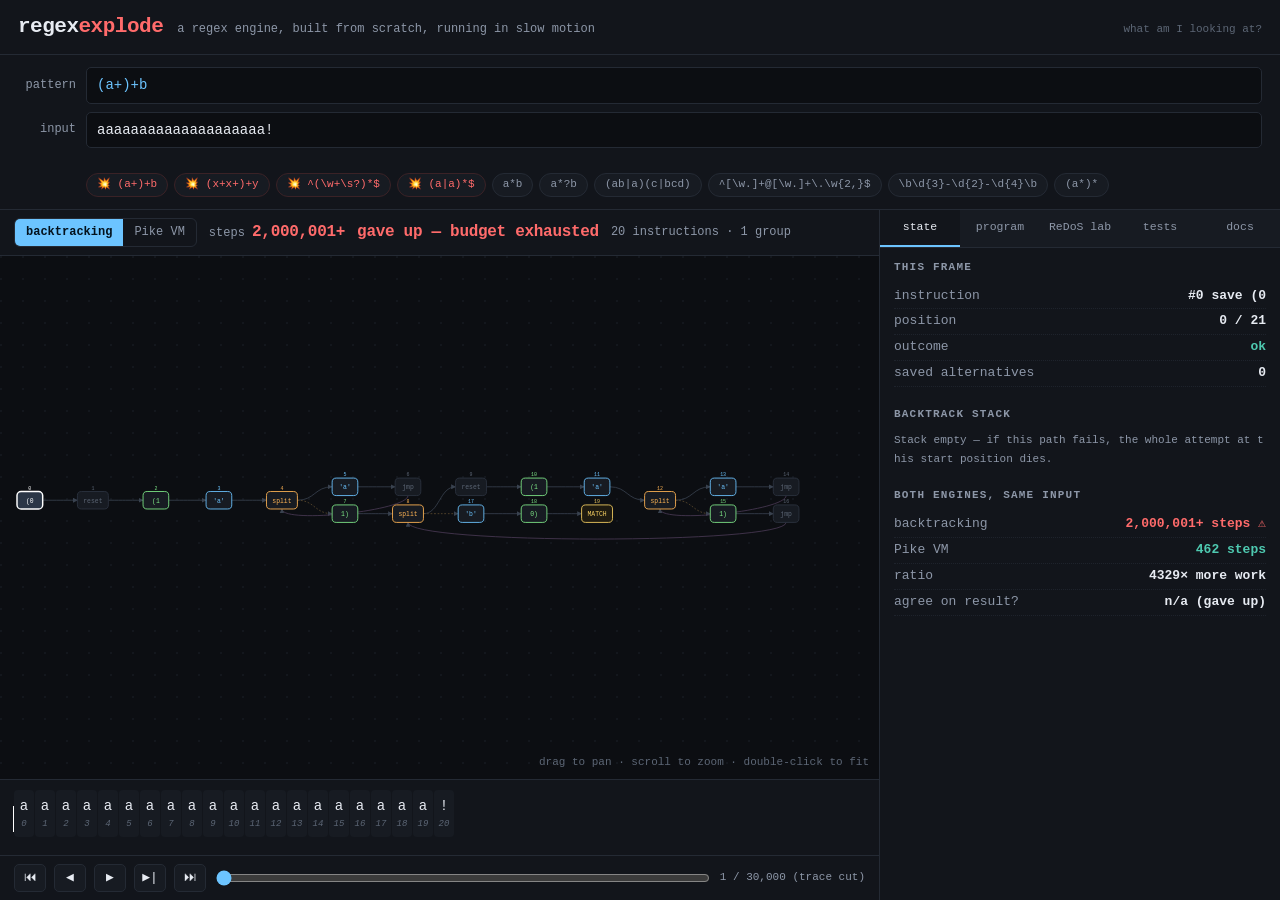
<file: demos/regexplode/index.html>
<!doctype html>
<html lang="en">
<head>
<meta charset="utf-8">
<meta name="viewport" content="width=device-width, initial-scale=1">
<title>regexplode — watch a regex engine think (and explode)</title>
<style>
:root{
  --bg:#0c0e12; --panel:#12151b; --panel2:#171b22; --line:#242a34;
  --ink:#e7ebf2; --dim:#8d97a8; --dimmer:#5c6675;
  --char:#6cc4ff; --split:#ffb454; --save:#7ee787; --match:#f2cc60;
  --assert:#c39bff; --guard:#8d97a8; --hot:#ff6b6b; --cool:#4ec9b0;
  --mono:"JetBrains Mono","Cascadia Code","SF Mono",Consolas,"Liberation Mono",monospace;
}
*{box-sizing:border-box}
html,body{margin:0;height:100%}
body{
  background:var(--bg); color:var(--ink); font-family:var(--mono);
  font-size:13px; line-height:1.45; display:flex; flex-direction:column;
  -webkit-font-smoothing:antialiased;
}
button,input,select{font:inherit;color:inherit}
header{
  display:flex; align-items:baseline; gap:14px; flex-wrap:wrap;
  padding:12px 18px; border-bottom:1px solid var(--line); background:var(--panel);
}
header h1{margin:0;font-size:21px;letter-spacing:-.5px;font-weight:700}
header h1 b{color:var(--hot);font-weight:600}
header .tag{color:var(--dim);font-size:12px}
header .spacer{flex:1}
header a{color:var(--dimmer);text-decoration:none;font-size:11px}
header a:hover{color:var(--ink)}

.inputs{padding:12px 18px;border-bottom:1px solid var(--line);background:var(--panel)}
.row{display:flex;gap:10px;align-items:center;margin-bottom:8px;flex-wrap:wrap}
.row label{color:var(--dim);width:58px;flex:none;text-align:right;font-size:12px}
.row input[type=text]{
  flex:1;min-width:200px;background:var(--bg);border:1px solid var(--line);
  border-radius:5px;padding:7px 10px;outline:none;font-size:14px;
}
.row input[type=text]:focus{border-color:var(--char)}
#pat{color:var(--char)}
#err{color:var(--hot);min-height:17px;font-size:12px;padding-left:68px}
.presets{display:flex;gap:6px;flex-wrap:wrap;padding-left:68px}
.presets button{
  background:var(--panel2);border:1px solid var(--line);border-radius:99px;
  padding:3px 10px;font-size:11px;color:var(--dim);cursor:pointer
}
.presets button:hover{color:var(--ink);border-color:var(--dimmer)}
.presets button.boom{color:var(--hot);border-color:#3a2226}

main{flex:1;display:flex;min-height:0}
.left{flex:1;display:flex;flex-direction:column;min-width:0;border-right:1px solid var(--line)}
.right{width:400px;flex:none;display:flex;flex-direction:column;min-width:0;background:var(--panel)}

.bar{
  display:flex;align-items:center;gap:12px;padding:8px 14px;
  border-bottom:1px solid var(--line);background:var(--panel);flex-wrap:wrap
}
.seg{display:flex;border:1px solid var(--line);border-radius:6px;overflow:hidden}
.seg button{background:transparent;border:0;padding:5px 11px;cursor:pointer;color:var(--dim);font-size:12px}
.seg button.on{background:var(--char);color:#04121c;font-weight:600}
.stat{color:var(--dim);font-size:12px}
/* The step counters are the headline of the whole page — let them read as such. */
.stat b{color:var(--ink);font-weight:700;font-size:16px;letter-spacing:-.3px}
.stat.hot b{color:var(--hot)}
.stat.cool b{color:var(--cool)}

#graphwrap{flex:1;min-height:0;position:relative;overflow:hidden;background:
  radial-gradient(circle at 1px 1px, #1b202880 1px, transparent 0) 0 0/22px 22px, var(--bg);
  cursor:grab}
#graphwrap.drag{cursor:grabbing}
#graph{width:100%;height:100%;display:block}
.hint{position:absolute;right:10px;bottom:8px;color:var(--dimmer);font-size:11px;pointer-events:none}

.node rect{fill:var(--panel2);stroke:var(--line);stroke-width:1.5}
.node text{font-family:var(--mono);font-size:11px;fill:var(--ink);dominant-baseline:middle;text-anchor:middle}
.node.char rect{stroke:var(--char)} .node.char text{fill:var(--char)}
.node.split rect{stroke:var(--split)} .node.split text{fill:var(--split)}
.node.save rect{stroke:var(--save)} .node.save text{fill:var(--save)}
.node.match rect{stroke:var(--match);fill:#1e1a10} .node.match text{fill:var(--match)}
.node.assert rect{stroke:var(--assert)} .node.assert text{fill:var(--assert)}
.node.jmp rect,.node.guard rect{stroke:#2c333f} .node.jmp text,.node.guard text{fill:var(--dimmer)}
.node.active rect{fill:#2b3646;stroke:#fff;stroke-width:2.5}
.node.active text{fill:#fff}
.node.failed rect{fill:#3a1d20;stroke:var(--hot);stroke-width:2.5}
.node.failed text{fill:#ffd0d0}
.node .pc{font-size:8.5px;fill:var(--dimmer)}
.edge{fill:none;stroke:#39424f;stroke-width:1.4;marker-end:url(#arrow)}
.edge.alt{stroke-dasharray:3 3;stroke:#5b4a2e}
.edge.back{stroke:#4a3a55}

#strip{
  padding:10px 14px;border-top:1px solid var(--line);background:var(--panel);
  overflow-x:auto;white-space:nowrap;min-height:64px
}
.cell{
  display:inline-block;position:relative;min-width:20px;text-align:center;
  padding:5px 3px;margin-right:1px;border-radius:4px;background:var(--panel2);
  border:1px solid transparent;font-size:14px
}
.cell.inmatch{background:#20321f;border-color:#2f5c2c}
.cell.sp{border-color:#fff;background:#2b3646}
.cell .idx{display:block;font-size:9px;color:var(--dimmer);margin-top:2px}
.caret{display:inline-block;width:2px;height:26px;background:#fff;vertical-align:-6px;margin:0 -1px;animation:bl 1s steps(2) infinite}
@keyframes bl{50%{opacity:.25}}
.grouptag{display:inline-block;font-size:10px;color:var(--save);margin-right:8px}
#capline{padding:0 14px 8px;background:var(--panel);color:var(--dim);font-size:11px;white-space:nowrap;overflow-x:auto}

.transport{display:flex;align-items:center;gap:8px;padding:8px 14px;border-top:1px solid var(--line);background:var(--panel)}
.transport button{
  background:var(--panel2);border:1px solid var(--line);border-radius:5px;
  width:32px;height:28px;cursor:pointer;color:var(--ink)
}
.transport button:hover{border-color:var(--dimmer)}
.transport input[type=range]{flex:1;min-width:80px;accent-color:var(--char)}
.transport .cnt{color:var(--dim);font-size:11px;min-width:110px;text-align:right}

.tabs{display:flex;border-bottom:1px solid var(--line);background:var(--panel2)}
.tabs button{
  flex:1;background:transparent;border:0;border-bottom:2px solid transparent;
  padding:9px 4px;cursor:pointer;color:var(--dim);font-size:11.5px
}
.tabs button.on{color:var(--ink);border-bottom-color:var(--char);background:var(--panel)}
.panels{flex:1;overflow:auto;padding:12px 14px}
.panel{display:none} .panel.on{display:block}
h3{margin:0 0 8px;font-size:11px;letter-spacing:1.2px;color:var(--dim);text-transform:uppercase;font-weight:600}
h3:not(:first-child){margin-top:20px}
.kv{display:flex;justify-content:space-between;gap:10px;padding:3px 0;border-bottom:1px dotted #1e232c}
.kv span:first-child{color:var(--dim)}
.kv b{font-weight:600}
pre{margin:0;font-size:11.5px;line-height:1.6;white-space:pre}
.listing{font-size:11.5px;line-height:1.55}
.listing div{padding:1px 5px;border-radius:3px;white-space:pre}
.listing div.cur{background:#2b3646;outline:1px solid #4a5768}
.listing .n{color:var(--dimmer)}
.op-char{color:var(--char)} .op-split{color:var(--split)} .op-save{color:var(--save)}
.op-match{color:var(--match)} .op-assert{color:var(--assert)} .op-jmp,.op-guard{color:var(--dimmer)}
.threads{font-size:11px;color:var(--dim);line-height:1.7;word-break:break-all}
.threads b{color:var(--char);font-weight:400}

.lab label{display:block;color:var(--dim);font-size:11px;margin:8px 0 3px}
.lab input{width:100%;background:var(--bg);border:1px solid var(--line);border-radius:5px;padding:6px 8px;outline:none}
.lab input:focus{border-color:var(--char)}
.lab .go{
  margin-top:12px;width:100%;background:#3a1d20;border:1px solid var(--hot);color:#ffb3b3;
  border-radius:6px;padding:9px;cursor:pointer;font-weight:600;letter-spacing:.5px
}
.lab .go:hover{background:#4a2428}
.lab .go[disabled]{opacity:.5;cursor:default}
#chart{width:100%;height:230px;margin-top:14px;background:var(--bg);border:1px solid var(--line);border-radius:6px}
.chart-ax{stroke:#2b323d;stroke-width:1}
.chart-grid{stroke:#1c212a;stroke-width:1}
.chart-lbl{fill:var(--dimmer);font-size:9px;font-family:var(--mono)}
.chart-bt{fill:none;stroke:var(--hot);stroke-width:2}
.chart-pk{fill:none;stroke:var(--cool);stroke-width:2}
.chart-cap{stroke:#4a3a3a;stroke-dasharray:4 4;stroke-width:1}
#verdict{margin-top:10px;font-size:12px;line-height:1.6}
#verdict .big{font-size:15px;color:var(--hot);font-weight:600}

table.tests{width:100%;border-collapse:collapse;font-size:11px}
table.tests td{padding:2px 4px;border-bottom:1px dotted #1e232c;vertical-align:top}
table.tests td.p{color:var(--cool);width:16px}
table.tests td.f{color:var(--hot);width:16px}
table.tests td.exp{color:var(--dim);white-space:pre-wrap}
.docs{font-size:12px;line-height:1.7;color:#c3cad6}
.docs code{background:var(--panel2);padding:1px 5px;border-radius:3px;color:var(--char)}
.docs p{margin:0 0 10px}
.docs ul{margin:0 0 10px;padding-left:18px}
.docs li{margin-bottom:3px}
.docs .warn{border-left:2px solid var(--split);padding-left:10px;color:var(--dim)}

@media (max-width:980px){
  main{flex-direction:column} .right{width:auto;border-top:1px solid var(--line)}
  .left{border-right:0} #graphwrap{min-height:280px} .panels{max-height:420px}
}
</style>
</head>
<body>

<header>
  <h1>regex<b>explode</b></h1>
  <span class="tag">a regex engine, built from scratch, running in slow motion</span>
  <span class="spacer"></span>
  <a href="#" id="helplink">what am I looking at?</a>
</header>

<section class="inputs">
  <div class="row">
    <label for="pat">pattern</label>
    <input id="pat" type="text" spellcheck="false" value="(a+)+b">
  </div>
  <div class="row">
    <label for="str">input</label>
    <input id="str" type="text" spellcheck="false" value="aaaaaaaaaaaaaaaaaaaa!">
  </div>
  <div id="err"></div>
  <div class="presets" id="presets"></div>
</section>

<main>
  <div class="left">
    <div class="bar">
      <div class="seg" id="engsel">
        <button data-eng="bt" class="on">backtracking</button>
        <button data-eng="pike">Pike VM</button>
      </div>
      <span class="stat" id="stSteps">steps <b>–</b></span>
      <span class="stat" id="stResult">–</span>
      <span class="stat" id="stProg">–</span>
    </div>
    <div id="graphwrap">
      <svg id="graph">
        <defs>
          <marker id="arrow" viewBox="0 0 10 10" refX="9" refY="5" markerWidth="6" markerHeight="6" orient="auto-start-reverse">
            <path d="M0,0 L10,5 L0,10 z" fill="#39424f"/>
          </marker>
        </defs>
        <g id="viewport"></g>
      </svg>
      <div class="hint">drag to pan · scroll to zoom · double-click to fit</div>
    </div>
    <div id="strip"></div>
    <div id="capline"></div>
    <div class="transport">
      <button id="bFirst" title="first frame">⏮</button>
      <button id="bPrev" title="previous">◀</button>
      <button id="bPlay" title="play/pause">▶</button>
      <button id="bNext" title="next">▶|</button>
      <button id="bLast" title="last frame">⏭</button>
      <input id="scrub" type="range" min="0" max="0" value="0">
      <span class="cnt" id="frameCnt">0 / 0</span>
    </div>
  </div>

  <aside class="right">
    <div class="tabs" id="tabs">
      <button data-tab="state" class="on">state</button>
      <button data-tab="prog">program</button>
      <button data-tab="lab">ReDoS lab</button>
      <button data-tab="tests">tests</button>
      <button data-tab="docs">docs</button>
    </div>
    <div class="panels">

      <div class="panel on" data-panel="state">
        <h3>this frame</h3>
        <div id="frameInfo"></div>
        <h3 id="thHead">active threads</h3>
        <div class="threads" id="threads"></div>
        <h3>both engines, same input</h3>
        <div id="compare"></div>
      </div>

      <div class="panel" data-panel="prog">
        <h3>compiled program</h3>
        <div class="listing" id="listing"></div>
      </div>

      <div class="panel lab" data-panel="lab">
        <h3>catastrophic backtracking lab</h3>
        <div class="docs" style="font-size:11.5px;color:var(--dim)">
          Feeds <code>prefix + unit×n + suffix</code> to both engines for growing
          <code>n</code>, and counts instructions executed. Watch the y-axis — it is logarithmic.
        </div>
        <label>prefix</label><input id="labPre" type="text" value="">
        <label>repeated unit</label><input id="labUnit" type="text" value="a">
        <label>suffix (the part that makes it fail)</label><input id="labSuf" type="text" value="!">
        <label>max n</label><input id="labN" type="text" value="22">
        <button class="go" id="labGo">run the experiment</button>
        <svg id="chart"></svg>
        <div id="verdict"></div>
      </div>

      <div class="panel" data-panel="tests">
        <h3>differential test vs. native RegExp</h3>
        <div class="docs" style="font-size:11.5px;color:var(--dim)">
          Every case is run through this engine and through the browser's own
          <code>RegExp</code>. Match span and capture groups must agree exactly.
        </div>
        <button class="go" id="testGo" style="margin-top:10px;background:#16241f;border-color:var(--cool);color:#a9e6d6">run test suite</button>
        <div id="testSummary" style="margin:10px 0"></div>
        <table class="tests"><tbody id="testRows"></tbody></table>
      </div>

      <div class="panel docs" data-panel="docs"></div>

    </div>
  </aside>
</main>

<script>
"use strict";
/* =========================================================================
   regexplode — a regular expression engine you can watch.

   Pipeline:  pattern text
                -> parse()     : AST
                -> compile()   : a small bytecode program (Thompson NFA)
                -> btSearch()  : classic backtracking engine (what JS/PCRE do)
                -> pikeSearch(): Pike VM, all threads in lockstep (what RE2 does)

   Both engines run the *same* program, so the difference you see on screen is
   purely the search strategy — which is exactly the point.
   ====================================================================== */

const $  = (s, r = document) => r.querySelector(s);
const $$ = (s, r = document) => [...r.querySelectorAll(s)];
const fmt = n => n.toLocaleString('en-US');

/* ============================ 1. PARSER ================================ */

const isWordCh  = c => c !== undefined && /[A-Za-z0-9_]/.test(c);
const isDigitCh = c => c >= '0' && c <= '9';
const isSpaceCh = c => /\s/.test(c);

function classTest(k) {
  switch (k) {
    case 'd': return isDigitCh;            case 'D': return c => !isDigitCh(c);
    case 'w': return isWordCh;             case 'W': return c => !isWordCh(c);
    case 's': return isSpaceCh;            case 'S': return c => !isSpaceCh(c);
  }
}
const SIMPLE_ESC = { n:'\n', t:'\t', r:'\r', f:'\f', v:'\v', 0:'\0' };

function showChar(c) {
  if (c === '\n') return '\\n';
  if (c === '\t') return '\\t';
  if (c === ' ')  return '␣';
  return c;
}
const litMatcher = c => ({ label: "'" + showChar(c) + "'", test: x => x === c });
const ANY_MATCHER = { label: '.', test: c => c !== '\n' };

class RegexSyntaxError extends Error {}

class Parser {
  constructor(src) { this.s = src; this.i = 0; this.ngroups = 0; }
  err(msg) { throw new RegexSyntaxError(msg + ' (at position ' + this.i + ')'); }
  at(k = 0) { return this.s[this.i + k]; }
  done()    { return this.i >= this.s.length; }

  parse() {
    const node = this.alternation();
    if (!this.done()) this.err('unbalanced ")"');
    return { node, ngroups: this.ngroups };
  }
  alternation() {
    let n = this.concat();
    while (this.at() === '|') { this.i++; n = { t:'alt', a:n, b:this.concat() }; }
    return n;
  }
  concat() {
    const parts = [];
    while (!this.done() && this.at() !== '|' && this.at() !== ')') parts.push(this.quantified());
    if (!parts.length) return { t:'empty' };
    return parts.reduce((a, b) => ({ t:'cat', a, b }));
  }
  quantified() {
    const a = this.atom();
    const q = this.quantifier();
    if (!q) return a;
    if (this.quantifier(true)) this.err('nothing to repeat');
    if (q.min > q.max) this.err('quantifier out of order: {' + q.min + ',' + q.max + '}');
    return { t:'rep', min:q.min, max:q.max, greedy:q.greedy, x:a };
  }
  /** Reads *, +, ?, {m}, {m,}, {m,n} plus an optional lazy '?'. */
  quantifier(peekOnly) {
    const start = this.i, c = this.at();
    let min, max;
    if (c === '*')      { this.i++; min = 0; max = Infinity; }
    else if (c === '+') { this.i++; min = 1; max = Infinity; }
    else if (c === '?') { this.i++; min = 0; max = 1; }
    else if (c === '{') {
      const m = /^\{(\d+)(,(\d*)?)?\}/.exec(this.s.slice(this.i));
      if (!m) return null;                       // a bare '{' is a literal, as in JS
      this.i += m[0].length;
      min = +m[1];
      max = m[2] === undefined ? min : (m[3] ? +m[3] : Infinity);
    } else return null;
    let greedy = true;
    if (this.at() === '?') { this.i++; greedy = false; }
    if (peekOnly) { this.i = start; return true; }
    return { min, max, greedy };
  }
  atom() {
    const c = this.at();
    if (c === '(')  return this.group();
    if (c === '[')  return this.charClass();
    if (c === '\\') return this.escape();
    if (c === '.')  { this.i++; return { t:'char', m:ANY_MATCHER }; }
    if (c === '^' || c === '$') { this.i++; return { t:'assert', k:c, label:c }; }
    if (c === '*' || c === '+' || c === '?') this.err('nothing to repeat');
    this.i++;
    return { t:'char', m:litMatcher(c) };
  }
  group() {
    this.i++;                                     // '('
    let idx = null;
    if (this.at() === '?') {
      if (this.at(1) === ':') this.i += 2;
      else if (this.at(1) === '=' || this.at(1) === '!' || this.at(1) === '<')
        this.err('lookaround is not supported — see the docs tab');
      else this.err('unsupported group type "(?' + (this.at(1) || '') + '"');
    } else {
      idx = ++this.ngroups;
    }
    const x = this.alternation();
    if (this.at() !== ')') this.err('missing ")"');
    this.i++;
    return { t:'group', idx, x };
  }
  escape() {
    this.i++;
    const c = this.s[this.i++];
    if (c === undefined) this.err('trailing backslash');
    if ('dDwWsS'.includes(c)) return { t:'char', m:{ label:'\\' + c, test:classTest(c) } };
    if (c === 'b' || c === 'B') return { t:'assert', k:c, label:'\\' + c };
    if (/[1-9]/.test(c)) this.err('backreferences (\\' + c + ') are not supported — see the docs tab');
    return { t:'char', m:litMatcher(this.escapedChar(c)) };
  }
  escapedChar(c) {
    if (c in SIMPLE_ESC) return SIMPLE_ESC[c];
    if (c === 'x' || c === 'u') {
      const n = c === 'x' ? 2 : 4;
      const hex = this.s.substr(this.i, n);
      if (!new RegExp('^[0-9a-fA-F]{' + n + '}$').test(hex)) this.err('bad \\' + c + ' escape');
      this.i += n;
      return String.fromCharCode(parseInt(hex, 16));
    }
    return c;                                     // \. \* \\ \/ ...
  }
  charClass() {
    const start = this.i;
    this.i++;                                     // '['
    const neg = this.at() === '^';
    if (neg) this.i++;
    const ranges = [], classes = [];
    while (!this.done() && this.at() !== ']') {
      let lo;
      if (this.at() === '\\') {
        this.i++;
        const e = this.s[this.i++];
        if (e === undefined) this.err('trailing backslash');
        if ('dDwWsS'.includes(e)) { classes.push(e); continue; }
        if (e === 'b') { lo = '\b'; }
        else lo = this.escapedChar(e);
      } else lo = this.s[this.i++];

      if (this.at() === '-' && this.at(1) !== undefined && this.at(1) !== ']') {
        this.i++;
        let hi;
        if (this.at() === '\\') { this.i++; hi = this.escapedChar(this.s[this.i++]); }
        else hi = this.s[this.i++];
        if (hi < lo) this.err('range out of order in character class');
        ranges.push([lo, hi]);
      } else ranges.push([lo, lo]);
    }
    if (this.at() !== ']') this.err('missing "]"');
    this.i++;
    const label = this.s.slice(start, this.i);
    const tests = classes.map(classTest);
    return { t:'char', m:{
      label: label.length > 12 ? label.slice(0, 11) + '…]' : label,
      test(c) {
        let hit = false;
        for (const [lo, hi] of ranges) if (c >= lo && c <= hi) { hit = true; break; }
        if (!hit) for (const t of tests) if (t(c)) { hit = true; break; }
        return neg ? !hit : hit;
      }
    }};
  }
}

/* ========================== 2. COMPILER ================================
   Instructions (Thompson-style bytecode, cf. Russ Cox's "Regular Expression
   Matching: the Virtual Machine Approach"):

     char  m        consume one input char if m.test(c), else fail
     split x, y     try x first; y is the lower-priority alternative
     jmp   x        continue at x
     save  n        record the current position into capture slot n
     clear ns       reset capture slots (ES resets groups on every repetition)
     mark  k        remember the position at the top of a loop iteration
     check k        fail if the iteration consumed nothing (empty-loop guard)
     assert k       zero-width assertion: ^ $ \b \B
     match          success
   ==================================================================== */

const MAX_PROG = 4000;

function nullable(n) {
  switch (n.t) {
    case 'empty': case 'assert': return true;
    case 'char':  return false;
    case 'cat':   return nullable(n.a) && nullable(n.b);
    case 'alt':   return nullable(n.a) || nullable(n.b);
    case 'rep':   return n.min === 0 || nullable(n.x);
    case 'group': return nullable(n.x);
  }
}
function groupSlots(n, out = []) {
  switch (n.t) {
    case 'cat': groupSlots(n.a, out); groupSlots(n.b, out); break;
    case 'alt': groupSlots(n.a, out); groupSlots(n.b, out); break;
    case 'rep': groupSlots(n.x, out); break;
    case 'group':
      if (n.idx !== null) out.push(2 * n.idx, 2 * n.idx + 1);
      groupSlots(n.x, out);
      break;
  }
  return out;
}

function compile(ast, ngroups) {
  const prog = [];
  let nmarks = 0;
  const push = ins => {
    if (prog.length >= MAX_PROG)
      throw new RegexSyntaxError('pattern expands to more than ' + MAX_PROG + ' instructions');
    prog.push(ins); return prog.length - 1;
  };
  const here = () => prog.length;

  /** One repetition body: reset inner groups first, like ECMAScript does. */
  function emitBody(x) {
    const slots = groupSlots(x);
    if (slots.length) push({ op:'clear', slots });
    emit(x);
  }
  function emit(n) {
    switch (n.t) {
      case 'empty': return;
      case 'char':   push({ op:'char', m:n.m }); return;
      case 'assert': push({ op:'assert', k:n.k, label:n.label }); return;
      case 'cat':    emit(n.a); emit(n.b); return;
      case 'alt': {
        const sp = push({ op:'split', x:-1, y:-1, greedy:true });
        prog[sp].x = here(); emit(n.a);
        const jp = push({ op:'jmp', x:-1 });
        prog[sp].y = here(); emit(n.b);
        prog[jp].x = here();
        return;
      }
      case 'group': {
        if (n.idx !== null) push({ op:'save', n:2 * n.idx });
        emit(n.x);
        if (n.idx !== null) push({ op:'save', n:2 * n.idx + 1 });
        return;
      }
      case 'rep': {
        // Mandatory copies first: a{3,} == a a a*  (ES does not empty-check these)
        for (let i = 0; i < n.min; i++) emitBody(n.x);
        if (n.max === Infinity) {
          const needGuard = nullable(n.x);
          const k = needGuard ? nmarks++ : -1;
          const top = here();
          const sp = push({ op:'split', x:-1, y:-1, greedy:n.greedy });
          const bodyAt = here();
          if (needGuard) push({ op:'mark', k });
          emitBody(n.x);
          if (needGuard) push({ op:'check', k });
          push({ op:'jmp', x:top });
          const exitAt = here();
          prog[sp].x = n.greedy ? bodyAt : exitAt;
          prog[sp].y = n.greedy ? exitAt : bodyAt;
        } else {
          emitOptionalChain(n.x, n.max - n.min, n.greedy);
        }
        return;
      }
    }
  }
  /** x{0,k} as nested optionals. These iterations have min == 0, so — exactly
      like the star loop — an iteration that consumes nothing must fail. */
  function emitOptionalChain(x, k, greedy) {
    if (k <= 0) return;
    const guard = nullable(x) ? nmarks++ : -1;
    const sp = push({ op:'split', x:-1, y:-1, greedy });
    const bodyAt = here();
    if (guard >= 0) push({ op:'mark', k:guard });
    emitBody(x);
    if (guard >= 0) push({ op:'check', k:guard });
    emitOptionalChain(x, k - 1, greedy);
    const exitAt = here();
    prog[sp].x = greedy ? bodyAt : exitAt;
    prog[sp].y = greedy ? exitAt : bodyAt;
  }

  push({ op:'save', n:0 });
  emit(ast);
  push({ op:'save', n:1 });
  push({ op:'match' });
  return { prog, nslots: 2 * (ngroups + 1), nmarks, ngroups };
}

function opLabel(ins) {
  switch (ins.op) {
    case 'char':   return ins.m.label;
    case 'split':  return 'split';
    case 'jmp':    return 'jmp';
    case 'save':   return ins.n % 2 === 0 ? '(' + (ins.n >> 1) : (ins.n >> 1) + ')';
    case 'clear':  return 'reset';
    case 'mark':   return 'mark';
    case 'check':  return 'no-∅';
    case 'assert': return ins.label;
    case 'match':  return 'MATCH';
  }
}
function opClass(ins) {
  if (ins.op === 'mark' || ins.op === 'check' || ins.op === 'clear') return 'guard';
  return ins.op;
}

/* ===================== 3. BACKTRACKING ENGINE ==========================
   The strategy every mainstream engine uses: walk one path, remember the
   alternatives on a stack, and rewind when the path dies. Simple, supports
   backreferences and lookaround — and can take exponential time. */

function testAssert(k, input, sp) {
  switch (k) {
    case '^': return sp === 0;
    case '$': return sp === input.length;
    case 'b': return isWordCh(input[sp - 1]) !== isWordCh(input[sp]);
    case 'B': return isWordCh(input[sp - 1]) === isWordCh(input[sp]);
  }
}

function btSearch(c, input, opts = {}) {
  const budget = opts.budget ?? 2e6;
  const traceCap = opts.trace ? (opts.traceCap ?? 30000) : 0;
  const { prog, nslots, nmarks } = c;
  const caps = new Array(nslots).fill(-1);
  const marks = new Array(nmarks).fill(-1);

  // Undo log so backtracking can restore capture/mark writes.
  const logArr = [], logIdx = [], logOld = [];
  // Alternative stack (parallel arrays: allocation-free hot loop).
  const stPc = [], stSp = [], stLog = [];

  const trace = [];
  let steps = 0, budgetHit = false, truncated = false;

  for (let start = 0; start <= input.length; start++) {
    caps.fill(-1); marks.fill(-1);
    logArr.length = logIdx.length = logOld.length = 0;
    let top = 0, pc = 0, sp = start;

    for (;;) {
      if (++steps > budget) { budgetHit = true; break; }
      const ins = prog[pc];
      let fail = false, next = pc + 1;

      switch (ins.op) {
        case 'char':
          if (sp < input.length && ins.m.test(input[sp])) sp++; else fail = true;
          break;
        case 'split':
          stPc[top] = ins.y; stSp[top] = sp; stLog[top] = logArr.length; top++;
          next = ins.x;
          break;
        case 'jmp': next = ins.x; break;
        case 'save':
          logArr.push(caps); logIdx.push(ins.n); logOld.push(caps[ins.n]);
          caps[ins.n] = sp;
          break;
        case 'clear':
          for (const s of ins.slots) {
            logArr.push(caps); logIdx.push(s); logOld.push(caps[s]);
            caps[s] = -1;
          }
          break;
        case 'mark':
          logArr.push(marks); logIdx.push(ins.k); logOld.push(marks[ins.k]);
          marks[ins.k] = sp;
          break;
        case 'check': if (marks[ins.k] === sp) fail = true; break;
        case 'assert': if (!testAssert(ins.k, input, sp)) fail = true; break;
        case 'match':
          if (trace.length < traceCap) trace.push({ pc, sp, depth:top, fail:false, done:true });
          return { matched:true, caps:caps.slice(), steps, budgetHit, trace, truncated, engine:'bt' };
      }

      if (trace.length < traceCap) trace.push({ pc, sp, depth:top, fail });
      else if (traceCap) truncated = true;

      if (fail) {
        if (top === 0) break;                     // this start position is dead
        top--;
        const want = stLog[top];
        while (logArr.length > want) {            // rewind writes
          const a = logArr.pop(), i = logIdx.pop(), o = logOld.pop();
          a[i] = o;
        }
        pc = stPc[top]; sp = stSp[top];
      } else pc = next;
    }
    if (budgetHit) break;
  }
  return { matched:false, caps:null, steps, budgetHit, trace, truncated, engine:'bt' };
}

/* ========================== 4. PIKE VM =================================
   Run every alternative at once, one input character at a time. The thread
   list is deduplicated by program counter, so work per character is bounded
   by the program size: O(len × prog). No blow-up is possible.

   One wrinkle. Two paths that reach the same instruction at the same position
   are only interchangeable if their futures are identical — and the empty-loop
   guard breaks that, because a pending `check k` can go either way depending on
   where that iteration started. So the epsilon closure is deduplicated on
   (pc, which guards were armed at this position) while the thread list itself
   is still deduplicated on pc alone. That is sound: a guard can only fire at
   the position where it was armed, so once the input pointer moves, every
   pending check is guaranteed to pass and the marks stop mattering. The thread
   list therefore still never exceeds one entry per instruction. */

function pikeSearch(c, input, opts = {}) {
  const { prog, nslots, nmarks } = c;
  const wantFrames = !!opts.frames;
  let steps = 0;

  let clist = [], nlist = [];
  let gen = 0;
  const seenList = new Int32Array(prog.length).fill(-1);
  // Closure dedup key: pc combined with the bitmask of guards armed at this
  // position. Flat array while that stays small, a map for absurd patterns.
  const flat = nmarks <= 8 && (prog.length << nmarks) <= (1 << 20);
  const seenArr = flat ? new Int32Array(prog.length << nmarks).fill(-1) : null;
  const seenMap = flat ? null : new Map();
  let matchCaps = null;
  const frames = [];

  function addThread(list, pc, sp, caps, marks) {
    let bits = 0;
    for (let k = 0; k < nmarks; k++) if (marks[k] === sp) bits |= 1 << k;
    if (flat) {
      const key = (pc << nmarks) | bits;
      if (seenArr[key] === gen) return;
      seenArr[key] = gen;
    } else {
      const key = pc + ':' + bits;
      if (seenMap.get(key) === gen) return;
      seenMap.set(key, gen);
    }
    steps++;
    const ins = prog[pc];
    switch (ins.op) {
      case 'split': addThread(list, ins.x, sp, caps, marks);
                    addThread(list, ins.y, sp, caps, marks); return;
      case 'jmp':   addThread(list, ins.x, sp, caps, marks); return;
      case 'save': {
        const old = caps[ins.n]; caps[ins.n] = sp;
        addThread(list, pc + 1, sp, caps, marks);
        caps[ins.n] = old; return;
      }
      case 'clear': {
        const old = ins.slots.map(s => caps[s]);
        ins.slots.forEach(s => { caps[s] = -1; });
        addThread(list, pc + 1, sp, caps, marks);
        ins.slots.forEach((s, i) => { caps[s] = old[i]; });
        return;
      }
      case 'mark': {
        const old = marks[ins.k]; marks[ins.k] = sp;
        addThread(list, pc + 1, sp, caps, marks);
        marks[ins.k] = old; return;
      }
      case 'check':
        if (marks[ins.k] !== sp) addThread(list, pc + 1, sp, caps, marks);
        return;
      case 'assert':
        if (testAssert(ins.k, input, sp)) addThread(list, pc + 1, sp, caps, marks);
        return;
      default:
        // char / match: one entry per instruction, highest priority path wins.
        if (seenList[pc] === gen) return;
        seenList[pc] = gen;
        list.push({ pc, caps:caps.slice(), marks:marks.slice() });
    }
  }

  const caps0 = new Array(nslots).fill(-1);
  const marks0 = new Array(nmarks).fill(-1);

  gen++;
  for (let sp = 0; sp <= input.length; sp++) {
    // No gen bump here: this position's closure was already built with the
    // current gen, so a fresh start thread is deduplicated against it — and,
    // being appended last, it correctly ranks below every earlier start.
    if (!matchCaps) addThread(clist, 0, sp, caps0.slice(), marks0.slice());
    if (wantFrames) frames.push({ sp, pcs: clist.map(t => t.pc) });
    if (!clist.length && matchCaps) break;

    const ch = input[sp];
    gen++;
    nlist.length = 0;
    for (let i = 0; i < clist.length; i++) {
      const t = clist[i]; const ins = prog[t.pc];
      steps++;
      if (ins.op === 'match') {
        matchCaps = t.caps;                       // leftmost-first: cut the rest
        break;
      }
      if (ch !== undefined && ins.m.test(ch))
        addThread(nlist, t.pc + 1, sp + 1, t.caps, t.marks);
    }
    const tmp = clist; clist = nlist; nlist = tmp;
  }
  return { matched: !!matchCaps, caps: matchCaps, steps, budgetHit:false, frames, engine:'pike' };
}

/* ======================= 5. GRAPH LAYOUT =============================== */

const NODE_H = 30, COL_W = 108, ROW_H = 46, PAD = 34;

function layout(prog) {
  const outs = prog.map((ins, i) => {
    switch (ins.op) {
      case 'match': return [];
      case 'jmp':   return [{ to:ins.x, kind:'seq' }];
      case 'split': return [{ to:ins.x, kind:'seq' }, { to:ins.y, kind:'alt' }];
      default:      return [{ to:i + 1, kind:'seq' }];
    }
  });
  const rank = new Array(prog.length).fill(0);
  for (let i = 0; i < prog.length; i++)
    for (const e of outs[i]) if (e.to > i) rank[e.to] = Math.max(rank[e.to], rank[i] + 1);

  const byRank = new Map();
  rank.forEach((r, i) => { if (!byRank.has(r)) byRank.set(r, []); byRank.get(r).push(i); });

  const pos = prog.map(() => ({ x:0, y:0, w:0 }));
  let maxRow = 0;
  for (const [r, ids] of byRank) {
    maxRow = Math.max(maxRow, ids.length);
    ids.forEach((id, k) => {
      const label = opLabel(prog[id]);
      pos[id] = {
        x: PAD + r * COL_W,
        y: PAD + k * ROW_H + (ids.length - 1) * -ROW_H / 2,
        w: Math.max(44, label.length * 7.4 + 16)
      };
    });
  }
  const minY = Math.min(...pos.map(p => p.y));
  pos.forEach(p => { p.y -= minY - PAD; });
  const width  = PAD * 2 + (byRank.size) * COL_W;
  const height = PAD * 2 + maxRow * ROW_H + 20;
  return { pos, outs, width, height };
}

const SVG_NS = 'http://www.w3.org/2000/svg';
const svgEl = (t, attrs) => {
  const e = document.createElementNS(SVG_NS, t);
  for (const k in attrs) e.setAttribute(k, attrs[k]);
  return e;
};

function renderGraph(c, lay) {
  const vp = $('#viewport');
  vp.textContent = '';
  const { prog } = c, { pos, outs } = lay;

  const edges = svgEl('g');
  for (let i = 0; i < prog.length; i++) {
    for (const e of outs[i]) {
      const a = pos[i], b = pos[e.to];
      const x1 = a.x + a.w / 2, y1 = a.y, x2 = b.x - b.w / 2, y2 = b.y;
      let d, cls = 'edge' + (e.kind === 'alt' ? ' alt' : '');
      if (e.to > i) {
        const dx = Math.max(24, (x2 - x1) * 0.5);
        d = `M${x1},${y1} C${x1 + dx},${y1} ${x2 - dx},${y2} ${x2},${y2}`;
      } else {                                   // back edge: loop underneath
        const ax = a.x, bx = b.x, lift = 22 + Math.abs(i - e.to) * 2;
        d = `M${ax},${a.y + NODE_H / 2} C${ax},${a.y + NODE_H / 2 + lift} ` +
            `${bx},${b.y + NODE_H / 2 + lift} ${bx},${b.y + NODE_H / 2}`;
        cls += ' back';
      }
      edges.appendChild(svgEl('path', { d, class:cls }));
    }
  }
  vp.appendChild(edges);

  for (let i = 0; i < prog.length; i++) {
    const p = pos[i], ins = prog[i];
    const g = svgEl('g', { class:'node ' + opClass(ins), 'data-pc':i,
                           transform:`translate(${p.x},${p.y})` });
    g.appendChild(svgEl('rect', { x:-p.w / 2, y:-NODE_H / 2, width:p.w, height:NODE_H, rx:7 }));
    const t = svgEl('text', { y:1 });
    t.textContent = opLabel(ins);
    g.appendChild(t);
    const pcT = svgEl('text', { class:'pc', y:-NODE_H / 2 - 5 });
    pcT.textContent = i;
    g.appendChild(pcT);
    vp.appendChild(g);
  }
}

/* ============================ 6. STATE ================================= */

const S = {
  compiled: null, lay: null, input: '', frames: [], idx: 0,
  engine: 'bt', bt: null, pike: null, playing: false, timer: null,
  view: { x:0, y:0, k:1 }
};

function setError(msg) {
  $('#err').textContent = msg || '';
}

function rebuild() {
  const pattern = $('#pat').value;
  S.input = $('#str').value;
  stop();
  try {
    const { node, ngroups } = new Parser(pattern).parse();
    S.compiled = compile(node, ngroups);
    setError('');
  } catch (e) {
    if (!(e instanceof RegexSyntaxError)) throw e;
    setError(e.message);
    S.compiled = null; S.frames = [];
    $('#viewport').textContent = '';
    $('#stSteps').innerHTML = 'steps <b>–</b>';
    $('#stResult').textContent = '–';
    $('#stProg').textContent = '–';
    return;
  }
  S.lay = layout(S.compiled.prog);
  renderGraph(S.compiled, S.lay);
  fitView();
  runBoth();
  renderListing();
  renderStrip();
  selectFrame(0);
}

function runBoth() {
  const c = S.compiled;
  S.bt   = btSearch(c, S.input, { trace:true, budget:2e6 });
  S.pike = pikeSearch(c, S.input, { frames:true });
  S.frames = S.engine === 'bt'
    ? S.bt.trace.map(f => ({ sp:f.sp, pcs:[f.pc], fail:f.fail, depth:f.depth, done:f.done }))
    : S.pike.frames.map(f => ({ sp:f.sp, pcs:f.pcs }));
  $('#scrub').max = Math.max(0, S.frames.length - 1);
  $('#stProg').textContent = c.prog.length + ' instructions · ' + c.ngroups + ' group' +
                             (c.ngroups === 1 ? '' : 's');
  const r = S.engine === 'bt' ? S.bt : S.pike;
  $('#stSteps').innerHTML = 'steps <b>' + fmt(r.steps) + (r.budgetHit ? '+' : '') + '</b>';
  $('#stSteps').className = 'stat ' + (r.budgetHit ? 'hot' : '');
  if (r.budgetHit) $('#stResult').innerHTML = '<b style="color:var(--hot)">gave up — budget exhausted</b>';
  else $('#stResult').innerHTML = r.matched
    ? '<b style="color:var(--cool)">match</b> ' + JSON.stringify(S.input.slice(r.caps[0], r.caps[1]))
    : '<b style="color:var(--dim)">no match</b>';
  renderCompare();
}

function renderCompare() {
  const bt = S.bt, pk = S.pike;
  const ratio = pk.steps ? bt.steps / pk.steps : 0;
  $('#compare').innerHTML =
    kv('backtracking', fmt(bt.steps) + (bt.budgetHit ? '+ steps ⚠' : ' steps'), bt.budgetHit ? 'var(--hot)' : '') +
    kv('Pike VM', fmt(pk.steps) + ' steps', 'var(--cool)') +
    kv('ratio', (ratio >= 10 ? Math.round(ratio) : ratio.toFixed(1)) + '× more work') +
    kv('agree on result?', bt.budgetHit ? 'n/a (gave up)'
        : (bt.matched === pk.matched && String(bt.caps) === String(pk.caps) ? 'yes ✓' : 'NO ✗'),
        bt.budgetHit ? '' : (bt.matched === pk.matched ? 'var(--cool)' : 'var(--hot)'));
}
const kv = (k, v, color) =>
  `<div class="kv"><span>${k}</span><b${color ? ` style="color:${color}"` : ''}>${v}</b></div>`;

/* ------------------------------- frames -------------------------------- */

function selectFrame(i) {
  if (!S.frames.length) { $('#frameCnt').textContent = '0 / 0'; return; }
  S.idx = Math.max(0, Math.min(S.frames.length - 1, i));
  $('#scrub').value = S.idx;
  $('#frameCnt').textContent = fmt(S.idx + 1) + ' / ' + fmt(S.frames.length) +
    ((S.engine === 'bt' && S.bt.truncated) ? ' (trace cut)' : '');
  const f = S.frames[S.idx];

  $$('.node', $('#viewport')).forEach(n => n.classList.remove('active', 'failed'));
  for (const pc of f.pcs) {
    const n = $(`.node[data-pc="${pc}"]`, $('#viewport'));
    if (n) n.classList.add(f.fail ? 'failed' : 'active');
  }
  $$('.listing div').forEach(d => d.classList.remove('cur'));
  if (S.engine === 'bt') {
    const d = $('.listing div[data-pc="' + f.pcs[0] + '"]');
    if (d) { d.classList.add('cur'); d.scrollIntoView({ block:'nearest' }); }
  } else {
    for (const pc of f.pcs) { const d = $('.listing div[data-pc="' + pc + '"]'); if (d) d.classList.add('cur'); }
  }
  renderStrip(f.sp);
  renderFrameInfo(f);
}

function renderFrameInfo(f) {
  const prog = S.compiled.prog;
  if (S.engine === 'bt') {
    const ins = prog[f.pcs[0]];
    $('#thHead').textContent = 'backtrack stack';
    $('#frameInfo').innerHTML =
      kv('instruction', '#' + f.pcs[0] + ' ' + ins.op + ' ' + opLabel(ins)) +
      kv('position', f.sp + ' / ' + S.input.length) +
      kv('outcome', f.done ? 'MATCH' : (f.fail ? 'fail → rewind' : 'ok'),
         f.done ? 'var(--match)' : (f.fail ? 'var(--hot)' : 'var(--cool)')) +
      kv('saved alternatives', f.depth);
    $('#threads').innerHTML = f.depth
      ? '<b>' + f.depth + '</b> unexplored alternatives are parked on the stack. ' +
        'Every one of them is a future the engine may still be forced to try.'
      : 'Stack empty — if this path fails, the whole attempt at this start position dies.';
  } else {
    $('#thHead').textContent = 'active threads';
    $('#frameInfo').innerHTML =
      kv('position', f.sp + ' / ' + S.input.length) +
      kv('live threads', f.pcs.length) +
      kv('worst case', 'never more than ' + prog.length + ' (one per instruction)');
    $('#threads').innerHTML = f.pcs.length
      ? f.pcs.map(pc => '<b>#' + pc + '</b> ' + opLabel(prog[pc])).join(' &nbsp;·&nbsp; ')
      : '<i>no live threads</i>';
  }
}

function renderStrip(sp) {
  const strip = $('#strip'), inp = S.input;
  const r = S.engine === 'bt' ? S.bt : S.pike;
  const m = r && r.caps ? r.caps : null;
  let html = '';
  for (let i = 0; i <= inp.length; i++) {
    if (sp === i) html += '<span class="caret"></span>';
    if (i === inp.length) break;
    const inMatch = m && i >= m[0] && i < m[1];
    html += `<span class="cell${inMatch ? ' inmatch' : ''}">${
      inp[i] === ' ' ? '␣' : escapeHtml(inp[i])}<i class="idx">${i}</i></span>`;
  }
  if (!inp.length) html += '<span style="color:var(--dimmer)">(empty input)</span>';
  strip.innerHTML = html;

  let caps = '';
  if (m) {
    for (let g = 0; g <= S.compiled.ngroups; g++) {
      const a = m[2 * g], b = m[2 * g + 1];
      caps += `<span class="grouptag">${g === 0 ? 'match' : '$' + g}=` +
              (a < 0 || b < 0 ? '<span style="color:var(--dimmer)">undefined</span>'
                              : escapeHtml(JSON.stringify(inp.slice(a, b)))) + '</span>';
    }
  }
  $('#capline').innerHTML = caps;
}
const escapeHtml = s => s.replace(/[&<>"]/g, ch => ({ '&':'&amp;','<':'&lt;','>':'&gt;','"':'&quot;' }[ch]));

function renderListing() {
  const prog = S.compiled.prog;
  $('#listing').innerHTML = prog.map((ins, i) => {
    let arg = '';
    if (ins.op === 'split') arg = `${ins.x}, ${ins.y}`;
    else if (ins.op === 'jmp') arg = String(ins.x);
    else if (ins.op === 'save') arg = String(ins.n);
    else if (ins.op === 'clear') arg = ins.slots.join(',');
    else if (ins.op === 'mark' || ins.op === 'check') arg = String(ins.k);
    else if (ins.op === 'char') arg = ins.m.label;
    else if (ins.op === 'assert') arg = ins.label;
    return `<div data-pc="${i}"><span class="n">${String(i).padStart(3)}</span> ` +
           `<span class="op-${opClass(ins)}">${ins.op.padEnd(6)}</span> ${escapeHtml(arg)}</div>`;
  }).join('');
}

/* --------------------------- transport --------------------------------- */

function play() {
  if (!S.frames.length) return;
  S.playing = true; $('#bPlay').textContent = '⏸';
  const tick = () => {
    if (!S.playing) return;
    if (S.idx >= S.frames.length - 1) return stop();
    selectFrame(S.idx + 1);
    S.timer = setTimeout(tick, S.frames.length > 400 ? 12 : 130);
  };
  tick();
}
function stop() {
  S.playing = false; clearTimeout(S.timer); $('#bPlay').textContent = '▶';
}

/* --------------------------- pan & zoom -------------------------------- */

function applyView() {
  $('#viewport').setAttribute('transform',
    `translate(${S.view.x},${S.view.y}) scale(${S.view.k})`);
}
function fitView() {
  const w = $('#graphwrap').clientWidth, h = $('#graphwrap').clientHeight;
  if (!S.lay || !w) return;                       // pane not laid out yet
  S.fitted = true;
  const k = Math.min(1.15, (w - 20) / S.lay.width, (h - 20) / S.lay.height);
  S.view = { k, x:(w - S.lay.width * k) / 2, y:(h - S.lay.height * k) / 2 };
  applyView();
}

/* ========================= 7. ReDoS LAB ================================ */

function drawChart(pts, cap) {
  const svg = $('#chart');
  svg.textContent = '';
  const W = svg.clientWidth || 370, H = 230, L = 42, R = 12, T = 14, B = 26;
  svg.setAttribute('viewBox', `0 0 ${W} ${H}`);
  if (!pts.length) return;
  const maxN = Math.max(...pts.map(p => p.n));
  const maxY = Math.max(cap, ...pts.map(p => Math.max(p.bt, p.pk)));
  const decades = Math.ceil(Math.log10(maxY)) + 0.15;
  const X = n => L + (n - 1) / Math.max(1, maxN - 1) * (W - L - R);
  const Y = v => H - B - Math.log10(Math.max(1, v)) / decades * (H - T - B);

  for (let d = 0; d <= decades; d++) {
    const y = Y(Math.pow(10, d));
    if (y < T) break;
    svg.appendChild(svgEl('line', { x1:L, x2:W - R, y1:y, y2:y, class:'chart-grid' }));
    const t = svgEl('text', { x:4, y:y + 3, class:'chart-lbl' });
    t.textContent = d === 0 ? '1' : '10^' + d;
    svg.appendChild(t);
  }
  svg.appendChild(svgEl('line', { x1:L, x2:W - R, y1:H - B, y2:H - B, class:'chart-ax' }));
  svg.appendChild(svgEl('line', { x1:L, x2:L, y1:T, y2:H - B, class:'chart-ax' }));
  svg.appendChild(svgEl('line', { x1:L, x2:W - R, y1:Y(cap), y2:Y(cap), class:'chart-cap' }));
  const capT = svgEl('text', { x:W - R, y:Y(cap) - 4, class:'chart-lbl', 'text-anchor':'end' });
  capT.textContent = 'step budget';
  svg.appendChild(capT);

  for (const [key, cls] of [['pk', 'chart-pk'], ['bt', 'chart-bt']]) {
    const d = pts.map((p, i) => (i ? 'L' : 'M') + X(p.n) + ',' + Y(p[key])).join(' ');
    svg.appendChild(svgEl('path', { d, class:cls }));
    for (const p of pts)
      svg.appendChild(svgEl('circle', { cx:X(p.n), cy:Y(p[key]), r:2.2,
        fill: cls === 'chart-bt' ? 'var(--hot)' : 'var(--cool)' }));
  }
  for (const n of [1, Math.round(maxN / 2), maxN]) {
    const t = svgEl('text', { x:X(n), y:H - 9, class:'chart-lbl', 'text-anchor':'middle' });
    t.textContent = 'n=' + n;
    svg.appendChild(t);
  }
  const lg = svgEl('text', { x:L + 6, y:T + 8, class:'chart-lbl' });
  lg.textContent = '● backtracking   ● Pike VM';
  lg.setAttribute('fill', 'var(--dimmer)');
  svg.appendChild(lg);
}

function runLab() {
  if (!S.compiled) return;
  const pre = $('#labPre').value, unit = $('#labUnit').value || 'a', suf = $('#labSuf').value;
  const maxN = Math.max(1, Math.min(60, parseInt($('#labN').value) || 20));
  const CAP = 1e6;
  const pts = [];
  const btn = $('#labGo'); btn.disabled = true;
  $('#verdict').innerHTML = '<span style="color:var(--dim)">running…</span>';

  let n = 1;
  const step = () => {
    const s = pre + unit.repeat(n) + suf;
    const bt = btSearch(S.compiled, s, { budget:CAP });
    const pk = pikeSearch(S.compiled, s, {});
    pts.push({ n, bt:bt.steps, pk:pk.steps, hit:bt.budgetHit, len:s.length });
    drawChart(pts, CAP);
    btn.textContent = 'running… n=' + n;
    if (n < maxN && !(bt.budgetHit && n >= 2)) { n++; setTimeout(step, 0); }
    else finish(pts, CAP);
  };
  const finish = (pts, CAP) => {
    btn.disabled = false; btn.textContent = 'run the experiment';
    const last = pts[pts.length - 1];
    const growth = pts.length >= 4
      ? Math.pow(pts[pts.length - 1].bt / pts[Math.max(0, pts.length - 4)].bt, 1 / 3) : 1;
    let html = '';
    if (last.hit) {
      html += `<div class="big">catastrophic backtracking</div>` +
        `<div>The backtracking engine burned through its ${fmt(CAP)}-step budget on an input of ` +
        `just <b>${last.len} characters</b>. Each extra character multiplies the work by about ` +
        `<b>${growth.toFixed(2)}×</b> — that is exponential, and it is a denial-of-service bug ` +
        `waiting to be triggered by a form field.</div>` +
        `<div style="margin-top:8px;color:var(--cool)">The Pike VM finished the same input in ` +
        `${fmt(last.pk)} steps.</div>`;
    } else {
      const ratio = last.bt / last.pk;
      html += `<div style="color:var(--cool);font-size:14px;font-weight:600">no blow-up detected</div>` +
        `<div>At n=${last.n} (${last.len} chars) backtracking used ${fmt(last.bt)} steps versus ` +
        `${fmt(last.pk)} for the Pike VM — a factor of ${ratio.toFixed(1)}. Growth per added ` +
        `character: <b>${growth.toFixed(2)}×</b>. Anything near 1.0 is linear and safe; ` +
        `1.4–2.0 means trouble.</div>`;
    }
    $('#verdict').innerHTML = html;
  };
  step();
}

/* ======================== 8. DIFFERENTIAL TESTS ========================
   The only honest way to claim an engine is correct: run the same thing
   through a known-good implementation and compare, case by case. */

const TEST_CASES = [
  ['a', 'a'], ['a', 'b'], ['abc', 'xabcy'], ['a|b', 'b'], ['a|b', 'cb'],
  ['a*', 'aaa'], ['a*', 'b'], ['a*?b', 'aaab'], ['a+?', 'aaa'], ['a??b', 'ab'],
  ['(a)(b)', 'ab'], ['(?:ab)+', 'ababab'], ['(a)|(b)', 'b'],
  ['[a-c]+', 'xabcz'], ['[^a-c]+', 'abcxyz'], ['[a-]', '-'], ['[\\]]', 'x]'],
  ['[\\d.]+', 'v1.2.3'], ['[^]', 'a'],
  ['a{2,3}', 'aaaa'], ['a{0,2}b', 'b'], ['a{3}', 'aaaa'], ['a{2,}', 'aaaaa'],
  ['^ab$', 'ab'], ['^ab$', 'xab'], ['^', 'abc'], ['$', 'abc'], ['^$', ''],
  ['\\d+', 'abc123'], ['\\w+@\\w+', 'hi bob@mail x'], ['\\s+', 'a   b'],
  ['\\bfoo\\b', 'a foo b'], ['\\bfoo\\b', 'afoob'], ['\\Bfoo', 'xfoo'],
  ['(a*)*', 'aaa'], ['(a*)+', ''], ['(a|ab)(c|bcd)', 'abcd'],
  ['(a+)+b', 'aaab'], ['(a+)+b', 'aaa'], ['(x+x+)+y', 'xxxxy'],
  ['.*', 'a\nb'], ['a.c', 'abc'], ['a.c', 'a\nc'], ['(x)?y', 'y'],
  ['((a)|b)*', 'ab'], ['(?:(a)|b){2}', 'ab'], ['(a)|b', 'b'],
  ['colou?r', 'color'], ['(\\w+)\\s(\\w+)', 'John Smith'],
  ['(|a)*', 'aa'], ['(a?)*b', 'aab'], ['(a|b)*c', 'ababc'],
  ['^(\\w+\\s?)*$', 'hello there world'], ['^[\\w.]+@[\\w.]+\\.\\w{2,}$', 'a.b@mail.com'],
  ['\\.', 'a.b'], ['a\\*b', 'a*b'], ['[.]', 'x.y'], ['x{,3}', 'x{,3}'],
  ['(ab|a)(c|bc)', 'abc'], ['a(b(c))d', 'abcd'], ['(a)(b)?(c)', 'ac'],
  ['\\u0041', 'A'], ['\\x41', 'A'], ['[\\t ]+', 'a\t b'],
];

function runTests() {
  const rows = [];
  let pass = 0;
  for (const [pat, str] of TEST_CASES) {
    let mine, theirs, ok = false, note = '';
    try {
      const { node, ngroups } = new Parser(pat).parse();
      const c = compile(node, ngroups);
      const bt = btSearch(c, str, {});
      const pk = pikeSearch(c, str, {});
      const norm = r => r.matched
        ? [r.caps[0], r.caps[1]].concat(
            Array.from({ length:ngroups }, (_, g) =>
              r.caps[2 * g + 2] < 0 ? null : str.slice(r.caps[2 * g + 2], r.caps[2 * g + 3])))
        : null;
      mine = norm(bt);
      const minePk = norm(pk);
      const m = new RegExp(pat).exec(str);
      theirs = m ? [m.index, m.index + m[0].length].concat(
        Array.from({ length:ngroups }, (_, g) => m[g + 1] === undefined ? null : m[g + 1])) : null;
      ok = JSON.stringify(mine) === JSON.stringify(theirs);
      if (ok && JSON.stringify(minePk) !== JSON.stringify(mine)) {
        ok = false; note = 'Pike VM disagrees with backtracker: ' + JSON.stringify(minePk);
      }
    } catch (e) { note = 'error: ' + e.message; }
    if (ok) pass++;
    rows.push({ pat, str, ok, mine, theirs, note });
  }
  $('#testSummary').innerHTML = pass === rows.length
    ? `<b style="color:var(--cool)">${pass} / ${rows.length} cases agree with native RegExp</b>`
    : `<b style="color:var(--hot)">${rows.length - pass} of ${rows.length} cases differ</b>`;
  $('#testRows').innerHTML = rows.map(r =>
    `<tr><td class="${r.ok ? 'p' : 'f'}">${r.ok ? '✓' : '✗'}</td>` +
    `<td><span style="color:var(--char)">${escapeHtml(r.pat)}</span> ` +
    `<span style="color:var(--dimmer)">on</span> ${escapeHtml(JSON.stringify(r.str))}` +
    (r.ok ? '' : `<div class="exp">mine:   ${escapeHtml(JSON.stringify(r.mine))}\n` +
                 `native: ${escapeHtml(JSON.stringify(r.theirs))}` +
                 (r.note ? '\n' + escapeHtml(r.note) : '') + `</div>`) +
    `</td></tr>`).join('');
  return { pass, total: rows.length, rows };
}

/* ============================= 9. DOCS ================================= */

$('.panel[data-panel="docs"]').innerHTML = `
<h3>what this is</h3>
<p>A regular expression engine written from scratch — parser, compiler and two
different matchers — with the internals on display. Nothing here calls the
browser's <code>RegExp</code>, except the test tab, which uses it as a referee.</p>

<h3>the two engines</h3>
<p><b style="color:var(--hot)">Backtracking</b> walks one path through the program
and parks every untaken alternative on a stack. When the path dies it rewinds and
tries the next one. This is what JavaScript, Python, Java, PCRE and .NET all do.
It is flexible — backreferences and lookaround need it — but on the wrong pattern
it explores exponentially many paths.</p>
<p><b style="color:var(--cool)">Pike VM</b> advances <i>every</i> alternative
simultaneously, one input character at a time, and throws away duplicates: two
threads sitting on the same instruction have identical futures, so only one needs
to survive. That single trick caps the work at
<code>input length × program size</code>. This is how RE2, Go's <code>regexp</code>
and Rust's <code>regex</code> stay fast. It is also why they refuse to support
backreferences: the dedup is only valid when the future depends on the position
alone.</p>

<h3>how to read the graph</h3>
<ul>
  <li><span style="color:var(--char)">char</span> — consume one character, or fail</li>
  <li><span style="color:var(--split)">split</span> — a fork; the solid edge is
      tried first, the dashed one is the alternative that gets parked</li>
  <li><span style="color:var(--save)">( n / n )</span> — record a capture boundary</li>
  <li><span style="color:var(--assert)">^ $ \\b</span> — zero-width assertions</li>
  <li><span style="color:var(--dimmer)">mark / no-∅ / reset</span> — bookkeeping that
      makes empty loops such as <code>(a*)*</code> terminate, and resets capture
      groups on each repetition the way ECMAScript specifies</li>
</ul>
<p>Greedy versus lazy is nothing but the order of the two split edges. Flip
<code>a*</code> to <code>a*?</code> and watch the solid and dashed edges swap.</p>

<h3>the explosion</h3>
<p>Try <code>(a+)+b</code> against a string of a's that ends in something other
than <code>b</code>. There are exponentially many ways to divide n a's into groups
of a's, all of them fail, and a backtracker insists on trying every single one.
The ReDoS lab plots it. The Pike VM plots a straight line.</p>
<p class="warn">This is a real bug class — CVE-worthy outages have been caused by
one regex in a log parser. If a pattern in your code can see untrusted input, the
lab tab is a two-minute check worth doing.</p>

<h3>supported syntax</h3>
<p><code>. ^ $ | * + ? *? +? ?? {m} {m,} {m,n} ( ) (?: ) [abc] [^a-z] \\d \\w \\s
\\D \\W \\S \\b \\B \\n \\t \\xHH \\uHHHH</code> and escaped literals.</p>
<p>Deliberately absent: backreferences and lookaround. Both are incompatible with
the Pike VM, and this project exists to compare the two engines fairly.
<code>a+</code> is compiled as <code>a</code> followed by <code>a*</code>, and
<code>a{2,4}</code> is expanded into copies — that is what the extra nodes in the
graph are.</p>

<h3>correctness</h3>
<p>The tests tab runs every case through this engine (both matchers) and through
the browser's native <code>RegExp</code>, then compares the match span and every
capture group. Anything that disagrees is a bug and is shown in red.</p>
`;

/* ============================ 10. WIRING =============================== */

const PRESETS = [
  ['(a+)+b',            'aaaaaaaaaaaaaaaaaaaa!', true],
  ['(x+x+)+y',          'xxxxxxxxxxxxxxxx!',      true],
  ['^(\\w+\\s?)*$',     'aaaaaaaaaaaaaaaaaaa!',   true],
  ['(a|a)*$',           'aaaaaaaaaaaaaaaaa!',     true],
  ['a*b',               'aaab'],
  ['a*?b',              'aaab'],
  ['(ab|a)(c|bcd)',     'abcd'],
  ['^[\\w.]+@[\\w.]+\\.\\w{2,}$', 'wojciech@panto-dev.com'],
  ['\\b\\d{3}-\\d{2}-\\d{4}\\b', 'id 123-45-6789 ok'],
  ['(a*)*',             'aaa'],
];
$('#presets').innerHTML = PRESETS.map(([p, s, boom], i) =>
  `<button data-i="${i}" class="${boom ? 'boom' : ''}">${boom ? '💥 ' : ''}${escapeHtml(p)}</button>`).join('');
$('#presets').addEventListener('click', e => {
  const b = e.target.closest('button'); if (!b) return;
  const [p, s] = PRESETS[+b.dataset.i];
  $('#pat').value = p; $('#str').value = s;
  rebuild();
});

let debounce;
const onInput = () => { clearTimeout(debounce); debounce = setTimeout(rebuild, 160); };
$('#pat').addEventListener('input', onInput);
$('#str').addEventListener('input', onInput);

$('#engsel').addEventListener('click', e => {
  const b = e.target.closest('button'); if (!b) return;
  $$('#engsel button').forEach(x => x.classList.toggle('on', x === b));
  S.engine = b.dataset.eng;
  stop(); runBoth(); selectFrame(0);
});

$('#tabs').addEventListener('click', e => {
  const b = e.target.closest('button'); if (!b) return;
  $$('#tabs button').forEach(x => x.classList.toggle('on', x === b));
  $$('.panel').forEach(p => p.classList.toggle('on', p.dataset.panel === b.dataset.tab));
});
$('#helplink').addEventListener('click', e => {
  e.preventDefault();
  $('#tabs button[data-tab="docs"]').click();
});

$('#bFirst').onclick = () => { stop(); selectFrame(0); };
$('#bPrev').onclick  = () => { stop(); selectFrame(S.idx - 1); };
$('#bNext').onclick  = () => { stop(); selectFrame(S.idx + 1); };
$('#bLast').onclick  = () => { stop(); selectFrame(S.frames.length - 1); };
$('#bPlay').onclick  = () => (S.playing ? stop() : play());
$('#scrub').oninput  = e => { stop(); selectFrame(+e.target.value); };
$('#labGo').onclick  = runLab;
$('#testGo').onclick = runTests;

document.addEventListener('keydown', e => {
  if (e.target.tagName === 'INPUT') return;
  if (e.key === 'ArrowRight') { stop(); selectFrame(S.idx + 1); }
  if (e.key === 'ArrowLeft')  { stop(); selectFrame(S.idx - 1); }
  if (e.key === ' ') { e.preventDefault(); S.playing ? stop() : play(); }
});

(() => {                                          // pan & zoom
  const wrap = $('#graphwrap');
  let dragging = false, lx = 0, ly = 0;
  wrap.addEventListener('mousedown', e => { dragging = true; lx = e.clientX; ly = e.clientY; wrap.classList.add('drag'); });
  addEventListener('mousemove', e => {
    if (!dragging) return;
    S.view.x += e.clientX - lx; S.view.y += e.clientY - ly;
    lx = e.clientX; ly = e.clientY; applyView();
  });
  addEventListener('mouseup', () => { dragging = false; wrap.classList.remove('drag'); });
  wrap.addEventListener('wheel', e => {
    e.preventDefault();
    const r = wrap.getBoundingClientRect(), mx = e.clientX - r.left, my = e.clientY - r.top;
    const f = e.deltaY < 0 ? 1.12 : 1 / 1.12;
    const k = Math.max(0.15, Math.min(3, S.view.k * f));
    S.view.x = mx - (mx - S.view.x) * (k / S.view.k);
    S.view.y = my - (my - S.view.y) * (k / S.view.k);
    S.view.k = k; applyView();
  }, { passive:false });
  wrap.addEventListener('dblclick', fitView);
  addEventListener('resize', () => { clearTimeout(debounce); debounce = setTimeout(fitView, 120); });
  // The first rebuild() can run before the pane has a size, in which case
  // fitView() bails out. Catch that moment instead of shipping an unfitted graph.
  if (window.ResizeObserver)
    new ResizeObserver(() => { if (!S.fitted) fitView(); }).observe(wrap);
})();

rebuild();

// exposed for scripted checks / console poking
window.regexplode = { Parser, compile, btSearch, pikeSearch, runTests, S };
</script>
</body>
</html>
</file>
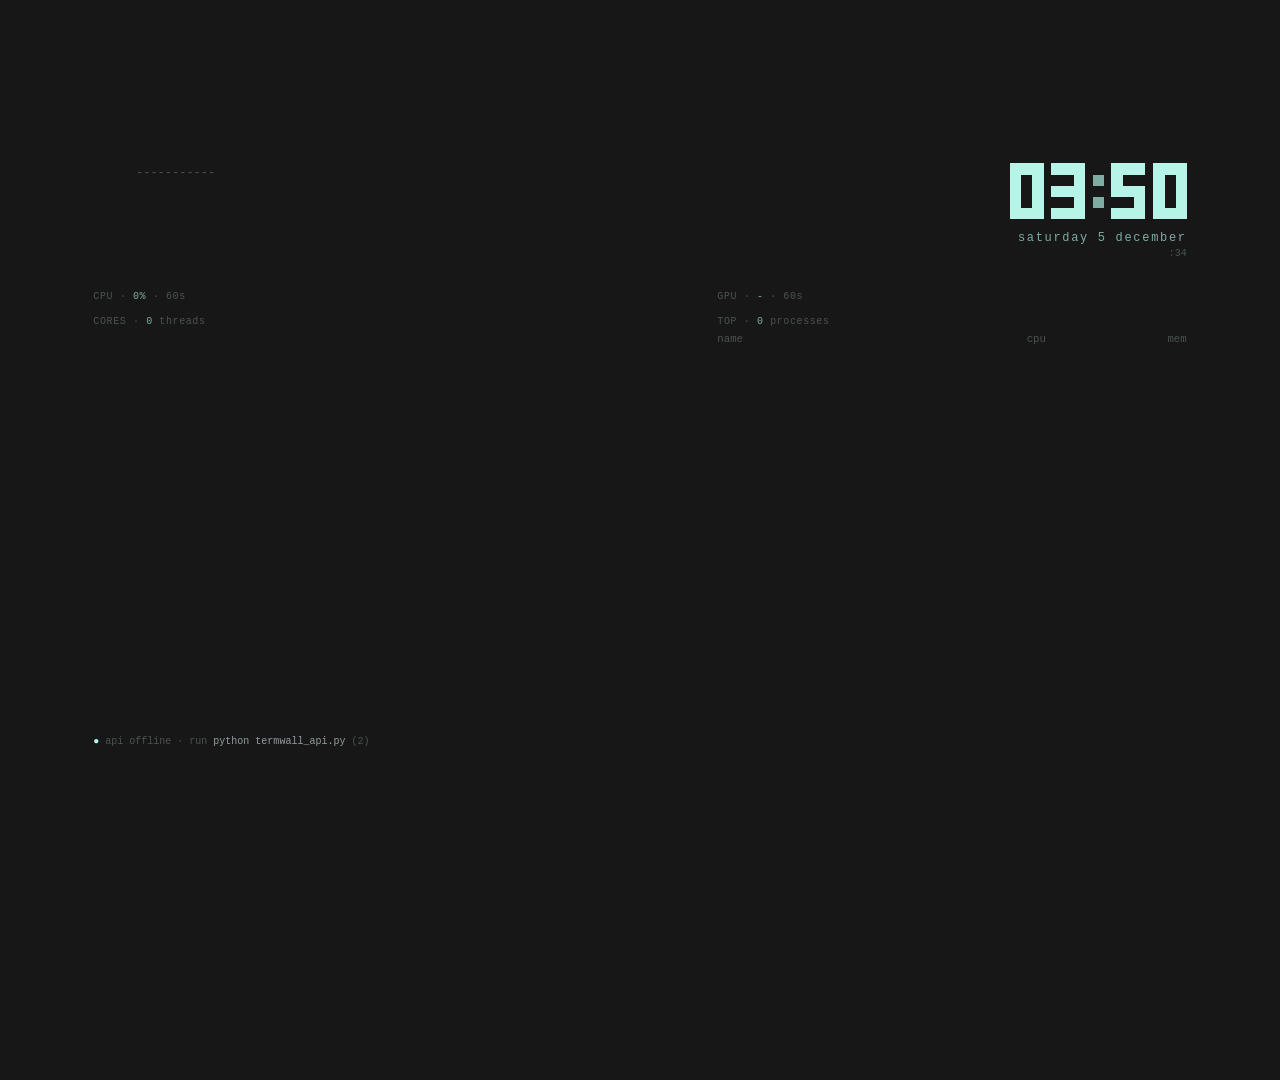
<file: demos/termwall/index.html>
<!doctype html>
<html lang="en">
<head>
<meta charset="utf-8">
<meta name="viewport" content="width=device-width, initial-scale=1">
<title>termwall</title>
<style>
:root{
  --bg:#171717; --mint:#b5f4e7; --teal:#7faca3; --grey:#939fa1;
  --dim:#4b5252; --faint:#242626;
  --font:"Cascadia Mono","Cascadia Code","JetBrains Mono",Consolas,monospace;
}
*{box-sizing:border-box;margin:0;padding:0}
html,body{width:100%;height:100%;background:var(--bg);overflow:hidden}
/* bundled fonts (SIL OFL 1.1, licenses in fonts/), so every "font" works without installing one */
@font-face{font-family:"tw JetBrains Mono";src:url(fonts/JetBrainsMono-Regular.woff2) format("woff2");font-weight:400}
@font-face{font-family:"tw JetBrains Mono";src:url(fonts/JetBrainsMono-Bold.woff2) format("woff2");font-weight:700}
@font-face{font-family:"tw Fira Code";src:url(fonts/FiraCode-Regular.woff2) format("woff2");font-weight:400}
@font-face{font-family:"tw Fira Code";src:url(fonts/FiraCode-Bold.woff2) format("woff2");font-weight:700}
@font-face{font-family:"tw Iosevka Term";src:url(fonts/IosevkaTerm-Regular.woff2) format("woff2")}
body{color:var(--grey);font:18px/1.34 var(--font);-webkit-font-smoothing:antialiased}
/* designed for 1920×1080; scaled to fit whatever screen it lands on */
#stage{position:absolute;left:0;top:0;width:1920px;height:1080px;transform-origin:0 0}
.layout{position:absolute;inset:0;display:none}
body.L-fetch #fetch, body.L-board #board, body.L-minimal #minimal, body.L-htop #htop, body.L-portrait #portrait,
body.L-phone #phone, body.L-logo #logo{display:block}
.k{color:var(--mint)} .t{color:var(--teal)} .d{color:var(--dim)} .g{color:var(--grey)}
.cursor{display:inline-block;width:.6em;height:1.1em;background:var(--mint);vertical-align:-.18em;animation:blink 1.1s steps(1) infinite}
@keyframes blink{50%{opacity:0}}
pre.logo{font:inherit;font-size:17px;line-height:1.22;white-space:pre}
pre.logo.img{line-height:1;letter-spacing:0}  /* logo = image: half blocks must touch */
.f{color:var(--faint)}
pre.logo .g{color:var(--grey)}
.title{font-size:22px;font-weight:700}
.title .at{color:var(--grey);font-weight:400}
.sep{color:var(--dim);margin:2px 0 10px}
.row{display:flex;white-space:nowrap}
.row .key{color:var(--mint);width:140px;flex:none}
.row .val{color:var(--grey);overflow:hidden;text-overflow:ellipsis}
.bar{color:var(--teal);letter-spacing:-1px}
.bar .e{color:var(--faint)}
.pct{color:var(--mint)}
.swatches{display:flex;margin-top:10px}
.swatches span{width:46px;height:22px}
h3{font-size:15px;font-weight:400;color:var(--dim);margin-bottom:6px;letter-spacing:.06em}
h3 b{color:var(--teal);font-weight:400}
.cores{display:grid;grid-template-columns:repeat(12,1fr);gap:6px 10px;font-size:15px}
.core{display:flex;flex-direction:column;align-items:center}
.core .col{height:40px;width:14px;background:var(--faint);position:relative}
.core .col i{position:absolute;left:0;right:0;bottom:0;background:var(--teal)}
.core .col.hot i{background:var(--mint)}
.core small{color:var(--dim);font-size:12px;margin-top:3px}
.spark{font-size:20px;line-height:1;letter-spacing:-2px;color:var(--teal);white-space:nowrap;overflow:hidden}
.spark.m{color:var(--mint)}
.proc{width:100%;border-collapse:collapse;font-size:16px}
.proc th{color:var(--dim);font-weight:400;text-align:left;padding:0 0 4px}
.proc td{padding:1px 0;white-space:nowrap}
.proc td.n{color:var(--grey);max-width:300px;overflow:hidden;text-overflow:ellipsis}
.proc td.c{color:var(--mint);text-align:right;width:80px}
.proc td.m{color:var(--teal);text-align:right;width:110px}
.status{position:absolute;font-size:15px;color:var(--dim)}
.status .ok{color:var(--teal)} .status .bad{color:var(--mint)}
.now{font-size:16px;white-space:nowrap;overflow:hidden;text-overflow:ellipsis}

/* ── the clock: one SVG per glyph, so digits never show seams or gaps when scaled ── */
.clock .time{display:flex;align-items:flex-end;gap:calc(var(--ch) * .14)}
.clock .time svg{height:var(--ch);width:auto;display:block;overflow:visible}
.clock .time .on{fill:var(--mint)} .clock .time .col{fill:var(--teal)}
.clock .date{color:var(--teal);letter-spacing:.14em;text-transform:lowercase}
.clock .sec{color:var(--dim)}

/* ── layout: fetch (fastfetch screen) ── */
#fetch{padding:84px 140px 0 140px}
#fetch .prompt{font-size:19px;margin-bottom:26px}
#fetch .prompt .path{color:var(--teal)} #fetch .prompt .arrow{color:var(--mint)}
#fetch .top{display:flex;gap:64px;align-items:flex-start}
#fetch .info{flex:1;min-width:0}
#fetch .panels{display:grid;grid-template-columns:1.25fr 1fr;gap:56px;margin-top:22px}
#fetch .clock{align-self:flex-end;margin-left:auto;text-align:right;--ch:84px;flex:none}
#fetch .clock .time{justify-content:flex-end}
#fetch .clock .date{font-size:18px;margin-top:16px}
#fetch .clock .sec{font-size:15px;margin-top:2px}
#fetch .now{text-align:right;max-width:460px;margin:22px 0 0 auto}
#fetch .status{left:140px;bottom:92px}

/* ── layout: board (btop-like boxes) ── */
#board{padding:72px 110px 90px}
body.L-board #board{display:flex;flex-direction:column}
#board .head{display:flex;justify-content:space-between;align-items:flex-end;margin-bottom:34px}
#board .clock{--ch:84px}  /* the fetch clock's size everywhere: bigger blocks look crude */
#board .clock .date{font-size:20px;margin-top:18px}
#board .clock .sec{font-size:16px}
#board .who{text-align:right;font-size:17px;line-height:1.6}
#board .who .title{font-size:24px}
#board .grid{display:grid;grid-template-columns:repeat(3,1fr);grid-template-rows:1fr 1fr;gap:26px 30px;flex:1;min-height:0}
#board fieldset{border:1.5px solid var(--dim);padding:10px 22px 16px;min-width:0;min-height:0;overflow:hidden}
#board legend{padding:0 10px;color:var(--teal);font-size:15px;letter-spacing:.1em}
#board legend b{color:var(--mint);font-weight:400}
#board .big{font-size:40px;color:var(--mint);line-height:1.1;margin:4px 0 8px}
#board .big small{font-size:16px;color:var(--dim)}
#board .kv{display:flex;justify-content:space-between;gap:14px;white-space:nowrap;font-size:16px}
#board .kv span:last-child{overflow:hidden;text-overflow:ellipsis}
#board .kv span:first-child{color:var(--dim)}
#board .cores{grid-template-columns:repeat(16,1fr);gap:6px 6px;margin-top:14px}
#board .core .col{height:46px;width:12px}
#board .spark{font-size:22px}
#board .disk{font-size:16px;margin-bottom:10px}
#board .disk .bar{display:block;font-size:15px}
#board .now{max-width:640px;text-align:right;margin-top:8px}
#board .status{left:110px;bottom:40px}

/* ── layout: minimal (a big clock) ── */
#minimal{display:none;text-align:center}
body.L-minimal #minimal{display:flex;flex-direction:column;align-items:center;justify-content:center}
#minimal .clock{--ch:84px;display:flex;flex-direction:column;align-items:center}
#minimal .clock .date{font-size:22px;margin-top:24px;letter-spacing:.24em}
#minimal .clock .sec{font-size:20px;margin-top:6px}
#minimal .line{margin-top:40px;font-size:20px;letter-spacing:.06em;color:var(--dim)}
#minimal .line b{color:var(--mint);font-weight:400}
#minimal .line i{font-style:normal;color:var(--teal)}
#minimal .spark{margin-top:18px;font-size:26px;color:var(--faint)}
#minimal .spark .hi{color:var(--teal)}
#minimal .now{margin-top:26px;max-width:900px}
#minimal .status{left:0;right:0;bottom:40px}

/* ── layout: htop (meters on top, a big process table) ── */
#htop{padding:64px 90px}
#htop .hmeters{display:grid;grid-template-columns:1fr 1fr 1.15fr;gap:0 48px;font-size:18px;line-height:1.5}
#htop .meter{display:flex;white-space:pre}
#htop .meter .ml{color:var(--teal);width:3.2em;text-align:right;padding-right:.4em}
#htop .meter .mb{color:var(--text-strong, var(--grey));font-weight:700}
#htop .meter .mf{color:var(--mint)}
#htop .meter .mf.hot{color:var(--teal)}
#htop .meter .me{color:var(--faint)}
#htop .meter .mv{color:var(--grey)}
#htop .hinfo{margin-top:6px;color:var(--dim)} #htop .hinfo b{color:var(--mint);font-weight:400}
#htop .clock{--ch:56px;margin-top:22px}
#htop .clock .date{font-size:16px;margin-top:10px}
#htop .clock .sec{font-size:14px}
#htop .htable{width:100%;border-collapse:collapse;margin-top:40px;font-size:19px}
#htop .htable th{background:var(--teal);color:var(--bg);font-weight:700;text-align:left;padding:2px 12px}
#htop .htable td{padding:3px 12px;white-space:nowrap;color:var(--grey)}
#htop .htable tr:first-child td{background:var(--faint);color:var(--mint)}
#htop .htable .r{text-align:right}
#htop .htable .c{color:var(--mint)}
#htop .htable .m{color:var(--teal)}
#htop .now{margin-top:18px}
#htop .status{left:90px;bottom:40px}

/* ── layout: portrait (a monitor turned on its side: 1080×1920) ── */
/* logo: the logo as big as the screen allows, with who and where under it */
body.L-logo #logo{display:flex;flex-direction:column;align-items:center;justify-content:center;gap:34px}
#logo pre.logo{width:fit-content}
#logo .title{font-size:40px}
#logo .os{font-size:24px;color:var(--dim);margin-top:-18px}
#logo .swatches span{width:64px;height:22px}
#logo .status{left:90px;bottom:60px}
/* phone: few things, big, for a 6-inch screen (termwall share picks it when the phone is upright) */
#phone{padding:120px 70px 110px;font-size:28px}
body.L-phone #phone{display:flex;flex-direction:column;justify-content:space-between}
#phone .clock{--ch:124px;display:flex;flex-direction:column;align-items:center}
#phone .clock .date{font-size:32px;margin-top:26px;letter-spacing:.2em}
#phone .clock .sec{font-size:24px;margin-top:4px}
#phone .who{text-align:center;font-size:26px}
#phone .who .title{font-size:32px}
#phone .who .d{margin-top:6px}
#phone .gauges{display:grid;grid-template-columns:1fr 1fr;gap:44px 44px}
#phone .gauge .gl{color:var(--dim);font-size:22px;letter-spacing:.14em}
#phone .gauge .gv{color:var(--mint);font-size:76px;line-height:1.05}
#phone .gauge .gv small{font-size:32px;color:var(--teal)}
#phone .gauge .bar{font-size:30px;display:block;margin-top:6px}
#phone .gauge .spark{font-size:22px;margin-top:8px;color:var(--teal)}
#phone .gauge .gs{color:var(--grey);font-size:22px;margin-top:6px;white-space:nowrap;overflow:hidden;text-overflow:ellipsis}
#phone .pnet{display:grid;grid-template-columns:1fr 1fr;gap:0 44px}
#phone .pnet .big{font-size:44px;color:var(--mint)}
#phone .pnet .spark{font-size:22px;color:var(--teal)}
#phone .pdisks .disk{display:flex;justify-content:space-between;align-items:baseline;font-size:24px;margin-top:10px}
#phone .pdisks .bar{font-size:26px}
#phone .pprocs{width:100%;border-collapse:collapse;font-size:25px}
#phone .pprocs td{padding:5px 0;white-space:nowrap} #phone .pprocs .c{color:var(--mint);text-align:right}
#phone .pprocs .m{color:var(--teal);text-align:right;width:6.5em}
#phone h3{font-size:22px;margin-bottom:12px}
#phone .status{left:70px;bottom:46px;font-size:20px}
#portrait{padding:110px 90px}
body.L-portrait #portrait{display:flex;flex-direction:column;justify-content:center}
#portrait .clock{--ch:84px;display:flex;flex-direction:column;align-items:center;margin-bottom:56px}
#portrait .clock .date{font-size:22px;margin-top:22px;letter-spacing:.2em}
#portrait .clock .sec{font-size:18px;margin-top:4px}
#portrait pre.logo{width:fit-content;margin:0 auto 34px}
#portrait .title{font-size:24px}
#portrait .panel{margin-top:30px}
#portrait .cores{grid-template-columns:repeat(16,1fr);gap:6px 6px}
#portrait .core .col{height:46px;width:12px}
#portrait .now{margin-top:30px;text-align:center}
#portrait .status{left:90px;bottom:60px}

/* ── what to hide, effects ── */
body.hide-prompt [data-sec~="prompt"], body.hide-logo [data-sec~="logo"], body.hide-info [data-sec~="info"],
body.hide-clock [data-sec~="clock"], body.hide-cpu [data-sec~="cpu"], body.hide-cores [data-sec~="cores"],
body.hide-gpu [data-sec~="gpu"], body.hide-memory [data-sec~="memory"], body.hide-disks [data-sec~="disks"],
body.hide-network [data-sec~="network"], body.hide-procs [data-sec~="procs"], body.hide-swatches [data-sec~="swatches"],
body.hide-music [data-sec~="music"], body.hide-status [data-sec~="status"]{display:none !important}
/* scanlines and a soft vignette over everything; pointer-events off, it's only paint */
body.fx-crt #stage::after{content:"";position:absolute;inset:0;pointer-events:none;z-index:10;
  background:repeating-linear-gradient(to bottom, rgba(0,0,0,.22) 0 1px, transparent 1px 3px),
             radial-gradient(ellipse at center, transparent 60%, rgba(0,0,0,.45) 100%)}
body.fx-glow .k, body.fx-glow .pct, body.fx-glow .title, body.fx-glow .big, body.fx-glow .t,
body.fx-glow .bar, body.fx-glow .spark, body.fx-glow .meter .mf{text-shadow:0 0 7px currentColor}
body.fx-glow .clock .time svg{filter:drop-shadow(0 0 7px var(--mint))}
/* shade bars: the filled part runs from secondary to accent, whatever its length */
body.bars-shade .bar .f{background:linear-gradient(90deg,var(--teal),var(--mint));-webkit-background-clip:text;
  background-clip:text;color:transparent}
/* more tube: each is paint only (pointer-events off), animated with transform/opacity */
.fxl{display:none;position:absolute;inset:0;pointer-events:none;z-index:11;overflow:hidden}
body.fx-flicker #stage{animation:fxflicker 4s steps(1) infinite}
@keyframes fxflicker{0%{opacity:1}9%{opacity:.86}10%{opacity:1}11%{opacity:.9}12%{opacity:1}
  46%{opacity:.92}47%{opacity:1}70%{opacity:.84}71%{opacity:.97}72%{opacity:.88}73%{opacity:1}}
body.fx-roll #fx-roll{display:block}
#fx-roll::before{content:"";position:absolute;left:0;right:0;top:-220px;height:220px;
  background:linear-gradient(to bottom,transparent,rgba(255,255,255,.035) 45%,rgba(255,255,255,.05) 50%,transparent);
  animation:fxroll 9s linear infinite}
@keyframes fxroll{to{transform:translateY(1500px)}}
body.fx-chroma #stage{text-shadow:-1.2px 0 rgba(255,50,90,.45),1.2px 0 rgba(40,220,255,.45)}
body.fx-curve #fx-curve{display:block;border-radius:48px;
  box-shadow:inset 0 0 110px 18px rgba(0,0,0,.6),0 0 0 80px #000}
body.fx-noise #fx-noise{display:block;opacity:.07}
#fx-noise::before{content:"";position:absolute;inset:-100px;animation:fxnoise .6s steps(3) infinite;
  background-image:url("data:image/svg+xml,%3Csvg xmlns='http://www.w3.org/2000/svg' width='220' height='220'%3E%3Cfilter id='n'%3E%3CfeTurbulence type='fractalNoise' baseFrequency='.9' numOctaves='2' stitchTiles='stitch'/%3E%3C/filter%3E%3Crect width='100%25' height='100%25' filter='url(%23n)'/%3E%3C/svg%3E")}
@keyframes fxnoise{0%{transform:translate(0,0)}33%{transform:translate(-60px,35px)}66%{transform:translate(40px,-50px)}}
</style>
</head>
<body class="L-fetch">
<div id="stage">
  <div class="fxl" id="fx-roll"></div><div class="fxl" id="fx-curve"></div><div class="fxl" id="fx-noise"></div>

  <!-- fetch: the fastfetch screen -->
  <section class="layout" id="fetch">
    <div class="prompt" data-p="prompt" data-sec="prompt"></div>
    <div class="top">
      <pre class="logo" data-p="logo" data-sec="logo"></pre>
      <div class="info" data-sec="info">
        <div class="title" data-p="title"></div>
        <div class="sep" data-p="sep">-----------</div>
        <div data-p="rows"></div>
        <div class="swatches" data-p="swatches" data-sec="swatches"></div>
      </div>
      <div class="clock" data-clock data-sec="clock"><div class="time"></div><div class="date"></div><div class="sec"></div>
        <div class="now" data-p="now" data-sec="music"></div></div>
    </div>
    <div class="panels">
      <div>
        <div data-sec="cpu"><h3>CPU · <b data-p="cpu-sum">0%</b> · 60s</h3>
        <div class="spark" data-p="spark-cpu"></div></div>
        <div data-sec="cores"><h3 style="margin-top:12px">CORES · <b data-p="core-count">0</b> threads</h3>
        <div class="cores" data-p="cores"></div></div>
      </div>
      <div>
        <div data-sec="gpu"><h3>GPU · <b data-p="gpu-sum">-</b> · 60s</h3>
        <div class="spark m" data-p="spark-gpu"></div></div>
        <div data-sec="procs"><h3 style="margin-top:12px">TOP · <b data-p="proc-count">0</b> processes</h3>
        <table class="proc"><thead><tr><th>name</th><th style="text-align:right">cpu</th><th style="text-align:right">mem</th></tr></thead><tbody data-p="procs"></tbody></table></div>
      </div>
    </div>
    <div class="status" data-p="status" data-sec="status">connecting to termwall api…</div>
  </section>

  <!-- board: boxes, like btop -->
  <section class="layout" id="board">
    <div class="head">
      <div class="clock" data-clock data-sec="clock"><div class="time"></div><div class="date"></div><div class="sec"></div></div>
      <div class="who">
        <div class="title" data-p="title" data-sec="info"></div>
        <div data-p="who" data-sec="info"></div>
        <div class="now" data-p="now" data-sec="music"></div>
      </div>
    </div>
    <div class="grid">
      <fieldset data-sec="cpu"><legend>CPU · <b data-p="cpu-sum">0%</b></legend>
        <div class="spark" data-p="spark-cpu"></div>
        <div class="cores" data-p="cores" data-sec="cores"></div>
        <div class="kv" style="margin-top:12px"><span>model</span><span data-p="cpu-model"></span></div>
      </fieldset>
      <fieldset data-sec="gpu"><legend>GPU · <b data-p="gpu-sum">-</b></legend>
        <div class="spark m" data-p="spark-gpu"></div>
        <div data-p="gpu-box"></div>
      </fieldset>
      <fieldset data-sec="memory"><legend>MEMORY · <b data-p="mem-sum">0%</b></legend>
        <div data-p="mem-box"></div>
      </fieldset>
      <fieldset data-sec="disks"><legend>DISKS</legend><div data-p="disk-box"></div></fieldset>
      <fieldset data-sec="network"><legend>NETWORK</legend><div data-p="net-box"></div></fieldset>
      <fieldset data-sec="procs"><legend>PROCESSES · <b data-p="proc-count">0</b></legend>
        <table class="proc"><tbody data-p="procs"></tbody></table>
      </fieldset>
    </div>
    <div class="status" data-p="status" data-sec="status"></div>
  </section>

  <!-- minimal: a big clock and one line -->
  <section class="layout" id="minimal">
    <div class="clock" data-clock data-sec="clock"><div class="time"></div><div class="date"></div><div class="sec"></div></div>
    <div class="line" data-p="line"></div>
    <div class="spark" data-p="spark-min" data-sec="cpu"></div>
    <div class="now" data-p="now" data-sec="music"></div>
    <div class="status" data-p="status" data-sec="status"></div>
  </section>

  <!-- htop: meters and a big process table -->
  <section class="layout" id="htop">
    <div class="hmeters">
      <div data-p="hcores-a" data-sec="cpu cores"></div>
      <div data-p="hcores-b" data-sec="cpu cores"></div>
      <div>
        <div data-p="hmeters"></div>
        <div class="hinfo" data-p="hinfo" data-sec="info"></div>
        <div class="clock" data-clock data-sec="clock"><div class="time"></div><div class="date"></div><div class="sec"></div></div>
      </div>
    </div>
    <table class="htable" data-sec="procs">
      <thead><tr><th>NAME</th><th class="r">COUNT</th><th class="r">CPU%</th><th class="r">MEM</th><th>CPU</th></tr></thead>
      <tbody data-p="hprocs"></tbody></table>
    <div class="now" data-p="now" data-sec="music"></div>
    <div class="status" data-p="status" data-sec="status"></div>
  </section>

  <!-- logo: the logo, huge; for a monitor that only has to look good -->
  <section class="layout" id="logo">
    <pre class="logo" data-p="logo" data-sec="logo"></pre>
    <div class="title" data-p="title" data-sec="info"></div>
    <div class="os" data-p="logo-os" data-sec="info"></div>
    <div class="swatches" data-p="swatches" data-sec="swatches"></div>
    <div class="status" data-p="status" data-sec="status"></div>
  </section>

  <!-- phone: big gauges and a short list, for a phone on a stand -->
  <section class="layout" id="phone">
    <div class="clock" data-clock data-sec="clock"><div class="time"></div><div class="date"></div><div class="sec"></div></div>
    <div class="who" data-sec="info"><div class="title" data-p="title"></div><div class="d" data-p="phone-os"></div></div>
    <div class="gauges" data-p="phone-gauges"></div>
    <div data-sec="network"><h3>NETWORK</h3><div class="pnet" data-p="phone-net"></div></div>
    <div class="pdisks" data-sec="disks"><h3>DISKS</h3><div data-p="phone-disks"></div></div>
    <div data-sec="procs"><h3>TOP · <b data-p="proc-count">0</b> processes</h3><table class="pprocs"><tbody data-p="phone-procs"></tbody></table></div>
    <div class="status" data-p="status" data-sec="status"></div>
  </section>

  <!-- portrait: everything stacked, for a monitor on its side -->
  <section class="layout" id="portrait">
    <div class="clock" data-clock data-sec="clock"><div class="time"></div><div class="date"></div><div class="sec"></div></div>
    <pre class="logo" data-p="logo" data-sec="logo"></pre>
    <div class="info" data-sec="info">
      <div class="title" data-p="title"></div>
      <div class="sep" data-p="sep">-----------</div>
      <div data-p="rows"></div>
      <div class="swatches" data-p="swatches" data-sec="swatches"></div>
    </div>
    <div class="panel" data-sec="cpu"><h3>CPU · <b data-p="cpu-sum">0%</b> · 60s</h3><div class="spark" data-p="spark-cpu"></div></div>
    <div class="panel" data-sec="cores"><h3>CORES · <b data-p="core-count">0</b> threads</h3><div class="cores" data-p="cores"></div></div>
    <div class="panel" data-sec="gpu"><h3>GPU · <b data-p="gpu-sum">-</b> · 60s</h3><div class="spark m" data-p="spark-gpu"></div></div>
    <div class="panel" data-sec="procs"><h3>TOP · <b data-p="proc-count">0</b> processes</h3>
      <table class="proc"><thead><tr><th>name</th><th style="text-align:right">cpu</th><th style="text-align:right">mem</th></tr></thead><tbody data-p="procs"></tbody></table></div>
    <div class="now" data-p="now" data-sec="music"></div>
    <div class="status" data-p="status" data-sec="status"></div>
  </section>
</div>

<script src="token.js"></script>
<script src="logos.js"></script>
<script>
// token.js is written by termwall_api.py at start; without the token the API answers 403.
const TOKEN = encodeURIComponent(window.TERMWALL_TOKEN || "");
const API = window.TERMWALL_API || "http://127.0.0.1:9002/stats";  // "stats" when served by termwall share
const SHARE = window.TERMWALL_SHARE === true;
// Wallpaper Engine: the "termwall screen" property (project.json), set per monitor in WE;
// the server answers with that monitor's [screen.N] settings
let SCREEN = /^\d{1,2}$/.test(new URLSearchParams(location.search).get("screen") || "") ? new URLSearchParams(location.search).get("screen") : null;
window.wallpaperPropertyListener = {applyUserProperties(p){ if (p.screen) { SCREEN = String(p.screen.value); styleKey = ""; if (!DEMO) pollTheme(); } }};
function withToken(url){ return url + "?t=" + TOKEN + (SCREEN ? "&screen=" + SCREEN : ""); }
// API restarted → new token → 403. Reload (re-reads token.js), at most once per 10 s.
function onForbidden(){
  let last = 0;
  try { last = +sessionStorage.getItem("tw-reload") || 0; } catch (e) { return; }  // no storage → no reload loop
  if (Date.now() - last > 10000) {
    try { sessionStorage.setItem("tw-reload", String(Date.now())); } catch (e) {}
    location.reload();
  }
}
// every copy of a part (the layouts share them) gets the same content
function put(part, html){ document.querySelectorAll(`[data-p="${part}"]`).forEach(el => { el.innerHTML = html; }); }

// The stage is designed at 1920×1080 (portrait: 1080×1920) and scaled to the screen, centered:
// on 16:10 or 21:9 the spare band is split evenly. "scale" makes the design area smaller or
// larger, so everything on it grows or shrinks.
function stageSize(){
  const sc = Number(style.scale) || 1;
  let [w, h] = ["portrait", "phone"].includes(currentLayout()) ? [1080, 1920] : [1920, 1080];
  if (SHARE) {  // a phone fills its whole screen: the design area takes the screen's proportions
    const r = innerHeight / innerWidth;
    if (h > w) h = Math.max(1440, Math.round(w * r)); else w = Math.max(1440, Math.round(h / r));
  }
  return [Math.round(w / sc), Math.round(h / sc)];
}
function fit(){
  const [w, h] = stageSize(), stage = document.getElementById("stage");
  stage.style.width = w + "px"; stage.style.height = h + "px";
  const s = Math.min(innerWidth / w, innerHeight / h);
  stage.style.transform = `translate(${(innerWidth - w * s) / 2}px, ${(innerHeight - h * s) / 2}px) scale(${s})`;
}
addEventListener("resize", () => { showLayout(); fit(); if (SHARE && last) render(last); });
if (SHARE) {  // a tap goes fullscreen; the screen stays on where the browser allows it (HTTPS only)
  addEventListener("click", () => { document.documentElement.requestFullscreen?.().catch(() => {}); });
  const wake = () => navigator.wakeLock?.request("screen").catch(() => {});
  wake(); document.addEventListener("visibilitychange", () => { if (!document.hidden) wake(); });
}

// ── the look: layout, clock, bars (from termwall.json / theme.json through the API) ──
const LAYOUTS = ["fetch", "board", "minimal", "htop", "portrait", "phone", "logo"];
const ROTATION = ["fetch", "board", "minimal", "htop"];  // "rotate" cycles the landscape ones
let style = {layout: "fetch", bars: "blocks", rotate: 0, clock: "24h", seconds: true, date: "long", hide: [],
             private: false, font: "cascadia", scale: 1, effects: [], logo: "auto"}, styleKey = "";
const URLQ = new URLSearchParams(location.search);
// ?layout=htop&hide=gpu,procs&effects=crt&font=jetbrains&clock=12h... (handy in a browser; wins over the files)
const URL_STYLE = {};
for (const k of ["layout", "bars", "clock", "date", "font", "logo", "prompt", "logo_chars", "logo_colors"]) if (URLQ.get(k) !== null) URL_STYLE[k] = URLQ.get(k);
if (URLQ.get("logo_width")) URL_STYLE.logo_width = Number(URLQ.get("logo_width"));
for (const k of ["hide", "effects"]) if (URLQ.get(k) !== null) URL_STYLE[k] = URLQ.get(k).split(",").filter(Boolean);
for (const k of ["seconds", "private"]) if (URLQ.get(k) !== null) URL_STYLE[k] = ["on", "1", "true"].includes(URLQ.get(k));
if (URLQ.get("scale")) URL_STYLE.scale = Math.min(1.1, Math.max(0.8, Number(URLQ.get("scale")) || 1));
const FONTS = {
  cascadia: '"Cascadia Mono","Cascadia Code",Consolas,monospace',
  jetbrains: '"tw JetBrains Mono","JetBrains Mono","Cascadia Mono",Consolas,monospace',
  fira: '"tw Fira Code","Fira Code","Cascadia Mono",Consolas,monospace',
  iosevka: '"tw Iosevka Term","Iosevka Term","Cascadia Mono",Consolas,monospace',
  consolas: 'Consolas,"Cascadia Mono",monospace',
  system: 'monospace',  // the browser's own monospace font (Consolas on Windows)
};
const SECTIONS = ["prompt", "logo", "info", "clock", "cpu", "cores", "gpu", "memory", "disks", "network",
                  "procs", "swatches", "music", "status"];
function applyStyle(st){
  if (!st) return;
  st = {...style, ...st, ...URL_STYLE};
  const key = JSON.stringify(st);
  if (key === styleKey) return;
  styleKey = key; style = st;
  const b = document.body, hidden = new Set(style.hide || []), fx = new Set(style.effects || []);
  for (const sec of SECTIONS) b.classList.toggle("hide-" + sec, hidden.has(sec));
  for (const e of ["crt", "glow", "flicker", "roll", "chroma", "curve", "noise"]) b.classList.toggle("fx-" + e, fx.has(e));
  for (const k of ["blocks", "shade", "dots", "line"]) b.classList.toggle("bars-" + k, (style.bars || "blocks") === k);
  document.documentElement.style.setProperty("--font", FONTS[style.font] || FONTS.cascadia);
  showLayout(); fit(); tick();
  if (last) render(last);
}
function currentLayout(){
  // on a phone the screen decides: upright = portrait, sideways = the chosen layout
  if (SHARE && innerHeight > innerWidth) return "phone";
  const want = SHARE && (style.layout === "portrait" || style.layout === "phone") ? "fetch" : style.layout;
  if (!style.rotate || !ROTATION.includes(want)) return LAYOUTS.includes(want) ? want : "fetch";
  return ROTATION[(ROTATION.indexOf(want) + Math.floor(Date.now() / 60000 / style.rotate)) % ROTATION.length];
}
function showLayout(){
  const want = "L-" + currentLayout();
  if (!document.body.classList.contains(want)) {
    document.body.classList.remove(...LAYOUTS.map(l => "L-" + l));
    document.body.classList.add(want);
    fit();  // portrait has its own stage size
  }
}

// ── logos: fastfetch's Windows panes, a Tux for Linux ──
const WIN_LOGO = (() => {
  const w = 17, h = 8, pane = "/".repeat(w), gap = "  ";
  const line = c => `<span class="${c}">${pane}</span>${gap}<span class="${c}">${pane}</span>`;
  const rows = [];
  for (let i = 0; i < h; i++) rows.push(line("k"));
  rows.push("");
  for (let i = 0; i < h; i++) rows.push(line("t"));
  return rows.join("\n");
})();
const TUX = [
  ["k", "        #####"], ["k", "       #######"], ["k", "       ##O#O##"], ["k", "       #VVVVV#"],
  ["k", "     ##  VVV  ##"], ["t", "    #          ##"], ["t", "   #            ##"], ["t", "   #            ###"],
  ["t", "  QQ#           ##Q"], ["t", "QQQQQQ#       #QQQQQQ"], ["t", "QQQQQQQ#     #QQQQQQQ"],
  ["t", "  QQQQQ#######QQQQQ"]].map(([c, l]) => `<span class="${c}">${l}</span>`).join("\n");

const gib = b => (b/1024**3).toFixed(b >= 100*1024**3 ? 0 : 2) + " GiB";
const rate = b => b >= 1024**2 ? (b/1024**2).toFixed(1)+" MiB/s" : (b/1024).toFixed(0)+" KiB/s";
const esc = s => String(s).replace(/[&<>"]/g, c => ({"&":"&amp;","<":"&lt;",">":"&gt;",'"':"&quot;"}[c]));

// Distro logos: fastfetch's, from logos.js (tools/fetch_logos.py). Chosen by os-release ID,
// then ID_LIKE (an Arch derivative without its own logo gets Arch's), else the Tux.
const DISTRO_LOGOS = window.DISTRO_LOGOS || {};
const DISTRO_COLORS = window.DISTRO_COLORS || {};
function distroId(s){
  const ids = [s.distro || "", ...String(s.distro_like || "").split(/[ ]+/)];
  return ids.find(i => DISTRO_LOGOS[i]) || null;
}
// logo.txt: $1 accent, $2 secondary, $3 text, $4 dim from there on; $$ = a $
function customLogo(text){
  const cls = {"1": "k", "2": "t", "3": "g", "4": "d"};
  let cur = "k", out = "";
  for (const line of text.split("\n")) {
    let html = `<span class="${cur}">`;
    for (let i = 0; i < line.length; i++) {
      if (line[i] === "$" && cls[line[i + 1]]) { cur = cls[line[++i]]; html += `</span><span class="${cur}">`; }
      else if (line[i] === "$" && line[i + 1] === "$") { html += "$"; i++; }
      else html += esc(line[i]);
    }
    out += (out ? "\n" : "") + html + "</span>";
  }
  return out;
}
function linuxLogo(s){
  const id = distroId(s);
  if (!id) return TUX;
  return DISTRO_LOGOS[id].map(runs => runs.map(([c, t]) => `<span class="${c}">${esc(t)}</span>`).join("")).join("\n");
}
// a full six-role palette around the distro's two colors, on termwall's dark background
// the distro whose colors go with the logo: a picked one (logo = "arch"), else the system's
function logoDistro(s){ return DISTRO_LOGOS[style.logo] ? style.logo : distroId(s); }
function distroTheme(s){
  const id = logoDistro(s);
  if (!id || !DISTRO_COLORS[id]) return null;
  const [accent, secondary] = DISTRO_COLORS[id];
  const mix = (a, b, t) => "#" + [1, 3, 5].map(i => Math.round(parseInt(a.substr(i, 2), 16) * (1 - t) +
    parseInt(b.substr(i, 2), 16) * t).toString(16).padStart(2, "0")).join("");
  return {bg: mix("#141414", accent, 0.04), accent, secondary, text: mix("#9a9a9a", accent, 0.12),
          dim: mix("#4a4a4a", accent, 0.15), faint: mix("#222222", accent, 0.08)};
}
const BARS = {blocks: ["█", "█"], shade: ["▓", "░"], dots: ["■", "·"], line: ["━", "─"]};
function bar(p, n = 20){ const f = Math.round(Math.max(0, Math.min(100, p))/100*n);
  const [on, off] = BARS[style.bars] || BARS.blocks;
  if (style.bars === "shade") {  // full blocks that fade out at the edge: ████▓▒░ (and a color gradient, CSS)
    const edge = "▓▒".slice(0, Math.min(2, f)), full = "█".repeat(f - edge.length);
    return `<span class="bar"><span class="f">${full}${edge}</span><span class="e">${off.repeat(n-f)}</span></span>`; }
  return `<span class="bar">${on.repeat(f)}<span class="e">${off.repeat(n-f)}</span></span>`; }
const BLOCKS = "▁▂▃▄▅▆▇█";
function spark(vals, max = 100, n = 60){
  const v = vals.slice(-n); while (v.length < n) v.unshift(0);
  return v.map(x => BLOCKS[Math.min(7, Math.floor(Math.max(0, x)/max*7.999))]).join(""); }
function uptime(s){ const d = Math.floor(s/86400), h = Math.floor(s%86400/3600), m = Math.floor(s%3600/60);
  return (d ? d+" days, " : "") + (h ? h+" hours, " : "") + m + " mins"; }
function row(k, v){ return `<div class="row"><span class="key">${k ? k + ":" : ""}</span><span class="val">${v}</span></div>`; }
const kv = (k, v) => `<div class="kv"><span>${k}</span><span>${v}</span></div>`;

let last = null;
// "logo": auto (the system's), windows, tux, none, or any distro's (an Arch logo on Windows...)
// ── logo = image: a picture or an animated GIF, as half blocks or characters ──
// The server hands over the file; the page decodes it (ImageDecoder for every GIF frame, else
// the first frame), shrinks each frame to the logo's size once, and turns pixels into text on
// every palette change. Frames play with their own durations.
const IMG = {key: null, frames: [], html: [], i: 0, timer: null, htmlKey: null, failed: false};
function imageLogoUrl(s){
  if (URLQ.get("logoimage") && DEMO) return URLQ.get("logoimage");
  return s.logo_image ? withToken(API.replace(/stats$/, "logo-image")) + "&v=" + s.logo_image : null;
}
async function loadImageLogo(url, cols, chars){
  const key = url + "|" + cols + "|" + chars;
  if (IMG.key === key) return;
  IMG.key = key; clearTimeout(IMG.timer); IMG.frames = []; IMG.html = []; IMG.htmlKey = null; IMG.failed = false;
  let frames = [];
  try {
    const r = await fetch(url, {cache: "no-store"});
    if (!r.ok) throw new Error(r.status);
    const type = (r.headers.get("Content-Type") || "image/png").split(";")[0];
    const buf = await r.arrayBuffer();
    const grab = (src, w, h) => {
      const rows = chars === "blocks" ? Math.max(2, Math.round(cols * h / w / 2) * 2) : Math.max(1, Math.round(cols * h / w * 0.5));
      const c = document.createElement("canvas"); c.width = cols; c.height = rows;
      const ctx = c.getContext("2d", {willReadFrequently: true});
      ctx.imageSmoothingEnabled = w > cols * 2;  // pixel art stays sharp
      ctx.drawImage(src, 0, 0, cols, rows);
      return {w: cols, h: rows, px: ctx.getImageData(0, 0, cols, rows).data};
    };
    if (window.ImageDecoder && await ImageDecoder.isTypeSupported(type)) {
      const dec = new ImageDecoder({data: buf, type});
      await dec.tracks.ready;
      const n = Math.min(150, dec.tracks.selectedTrack.frameCount || 1);
      for (let i = 0; i < n; i++) {
        const {image} = await dec.decode({frameIndex: i});
        frames.push({...grab(image, image.displayWidth, image.displayHeight), ms: Math.max(20, (image.duration || 100000) / 1000)});
        image.close();
      }
      dec.close();
    } else {
      const bmp = await createImageBitmap(new Blob([buf], {type}));
      frames.push({...grab(bmp, bmp.width, bmp.height), ms: 0});
    }
  } catch (e) { frames = []; }
  if (IMG.key !== key) return;  // a newer setting won while this was loading
  IMG.frames = frames; IMG.i = 0; IMG.failed = !frames.length; IMG.palette = null;
  if (last) { ownTheme = logoTheme(last); applyTheme(serverTheme); }  // theme "logo" follows the new picture
  if (last) render(last);
  playImageLogo();
}
function playImageLogo(){
  clearTimeout(IMG.timer);
  if (IMG.frames.length < 2) return;
  IMG.timer = setTimeout(() => {
    if (style.logo !== "image") return;  // switched to another logo meanwhile: stop for good
    IMG.i = (IMG.i + 1) % IMG.frames.length;
    put("logo", imageLogoHtml());
    playImageLogo();
  }, IMG.frames[IMG.i].ms);
}
function imageLogoHtml(){
  if (!IMG.frames.length) return "";
  const mode = style.logo_chars === "ascii" ? "ascii" : "blocks", pal = style.logo_colors === "palette";
  const cs = getComputedStyle(document.documentElement);
  const key = mode + pal + ["--faint", "--dim", "--teal", "--grey", "--mint"].map(v => cs.getPropertyValue(v)).join();
  if (IMG.htmlKey !== key) { IMG.html = []; IMG.htmlKey = key; }
  if (!IMG.html[IMG.i]) IMG.html[IMG.i] = frameHtml(IMG.frames[IMG.i], mode, pal, cs);
  return IMG.html[IMG.i];
}
const RAMP = " .:-=+*#%@";
function frameHtml(fr, mode, pal, cs){
  // palette mode: five palette roles ordered by their own lightness, picked by the pixel's
  const lum = (r, g, b) => (0.2126 * r + 0.7152 * g + 0.0722 * b) / 255;
  const roles = ["f", "d", "t", "g", "k"].map(c => {
    const v = cs.getPropertyValue({f: "--faint", d: "--dim", t: "--teal", g: "--grey", k: "--mint"}[c]).trim();
    const h = /^#[0-9a-f]{6}$/i.test(v) ? v : "#888888";
    return [c, lum(parseInt(h.slice(1, 3), 16), parseInt(h.slice(3, 5), 16), parseInt(h.slice(5, 7), 16))];
  }).sort((a, b) => a[1] - b[1]).map(x => x[0]);
  const at = (x, y) => { const o = (y * fr.w + x) * 4, d = fr.px; return d[o + 3] < 128 ? null : [d[o], d[o + 1], d[o + 2]]; };
  const hex = c => "#" + c.map(v => v.toString(16).padStart(2, "0")).join("");
  const role = c => roles[Math.min(4, Math.floor(lum(...c) * 5))];
  const lines = [];
  const rows = mode === "blocks" ? fr.h / 2 : fr.h;
  for (let y = 0; y < rows; y++) {
    let out = "", open = null;
    const emit = (styleOrClass, ch) => {
      if (styleOrClass !== open) { if (open !== null) out += "</span>"; out += styleOrClass ? `<span ${styleOrClass}>` : "<span>"; open = styleOrClass; }
      out += ch;
    };
    for (let x = 0; x < fr.w; x++) {
      if (mode === "blocks") {
        const a = at(x, y * 2), b = at(x, y * 2 + 1);
        if (!a && !b) emit("", " ");
        else if (pal) {
          const ra = a && role(a), rb = b && role(b);
          if (a && b && ra === rb) emit(`class="${ra}"`, "█");
          else if (a && b) emit(`class="${ra}" style="background:var(${{f: "--faint", d: "--dim", t: "--teal", g: "--grey", k: "--mint"}[rb]})"`, "▀");
          else emit(`class="${ra || rb}"`, a ? "▀" : "▄");
        } else {
          if (a && b) emit(`style="color:${hex(a)};background:${hex(b)}"`, "▀");
          else emit(`style="color:${hex(a || b)}"`, a ? "▀" : "▄");
        }
      } else {
        const a = at(x, y);
        if (!a) { emit("", " "); continue; }
        const ch = RAMP[Math.min(RAMP.length - 1, Math.floor(lum(...a) * RAMP.length))];
        emit(pal ? `class="${role(a)}"` : `style="color:${hex(a)}"`, ch === " " ? "." : ch);
      }
    }
    if (open !== null) out += "</span>";
    lines.push(out);
  }
  return lines.join("\n");
}
// theme "logo" (and "auto" without livery): a palette from the logo picture. The most common
// vivid hue is the accent, a second one at least 60 degrees away the secondary; background
// and text are built around them like a distro's.
function imagePalette(fr){
  if (!fr) return null;
  const buckets = Array.from({length: 12}, () => ({w: 0, r: 0, g: 0, b: 0}));
  for (let o = 0; o < fr.px.length; o += 4) {
    if (fr.px[o + 3] < 128) continue;
    const r = fr.px[o], g = fr.px[o + 1], b = fr.px[o + 2];
    const mx = Math.max(r, g, b), mn = Math.min(r, g, b), d = mx - mn;
    if (d < 40 || mx < 60) continue;  // greys and near-black say nothing about the colors
    let h = mx === r ? ((g - b) / d) % 6 : mx === g ? (b - r) / d + 2 : (r - g) / d + 4;
    h = (h * 60 + 360) % 360;
    const bk = buckets[Math.floor(h / 30) % 12], w = d / 255;
    bk.w += w; bk.r += r * w; bk.g += g * w; bk.b += b * w;
  }
  const order = buckets.map((bk, i) => [i, bk]).filter(([, bk]) => bk.w > 0).sort((a, b) => b[1].w - a[1].w);
  if (!order.length) return null;
  const color = bk => [bk.r / bk.w, bk.g / bk.w, bk.b / bk.w];
  const lift = c => {  // readable on a dark background
    const l = (0.2126 * c[0] + 0.7152 * c[1] + 0.0722 * c[2]) / 255;
    const k = l < 0.45 ? 0.45 / Math.max(l, 0.05) : 1;
    return "#" + c.map(v => Math.min(255, Math.round(v * k)).toString(16).padStart(2, "0")).join("");
  };
  const first = order[0];
  const far = order.find(([i]) => Math.min(Math.abs(i - first[0]), 12 - Math.abs(i - first[0])) >= 2);
  const accent = lift(color(first[1]));
  const secondary = far ? lift(color(far[1])) : mixHex(accent, "#808080", 0.4);
  return paletteAround(accent, secondary);
}
function mixHex(a, b, t){
  return "#" + [1, 3, 5].map(i => Math.round(parseInt(a.substr(i, 2), 16) * (1 - t) +
    parseInt(b.substr(i, 2), 16) * t).toString(16).padStart(2, "0")).join("");
}
function paletteAround(accent, secondary){
  return {bg: mixHex("#141414", accent, 0.04), accent, secondary, text: mixHex("#9a9a9a", accent, 0.12),
          dim: mixHex("#4a4a4a", accent, 0.15), faint: mixHex("#222222", accent, 0.08)};
}
// the page's own palette (when the server sends none): the logo picture's, else the distro's
function logoTheme(s){
  if (style.logo === "image" && IMG.frames.length) return IMG.palette || (IMG.palette = imagePalette(IMG.frames[0]));
  return distroTheme(s);
}
// layout "logo": the logo grows until it fills about two thirds of the height or 85% of the width
function fitBigLogo(){
  const el = document.querySelector('#logo pre.logo');
  if (!el || currentLayout() !== "logo") return;
  const lines = el.textContent.split("\n"), rows = lines.length, cols = Math.max(1, ...lines.map(l => l.length));
  const [w, h] = stageSize(), lh = style.logo === "image" ? 1 : 1.22;
  el.style.fontSize = Math.max(10, Math.floor(Math.min(h * 0.62 / (rows * lh), w * 0.85 / (cols * 0.6)))) + "px";
}
function pickLogo(s){
  const want = style.logo || "auto";
  if (want !== "image" && IMG.key) { clearTimeout(IMG.timer); IMG.key = null; IMG.frames = []; IMG.palette = null; }
  if (want === "windows") return WIN_LOGO;
  if (want === "tux") return TUX;
  if (want === "custom") return s.logo_text ? customLogo(s.logo_text) : TUX;
  if (want === "image") {
    const url = imageLogoUrl(s);
    if (!url) return TUX;
    loadImageLogo(url, Math.max(12, Math.min(120, Number(style.logo_width) || 40)), style.logo_chars === "ascii" ? "ascii" : "blocks");
    return IMG.failed ? TUX : imageLogoHtml();  // can't be read: the penguin, not a hole
  }
  if (want !== "auto" && want !== "none") return DISTRO_LOGOS[want] ? linuxLogo({distro: want}) : TUX;
  return s.os_family === "linux" ? linuxLogo(s) : WIN_LOGO;
}
function meter(label, p, n, text){
  const f = Math.round(Math.max(0, Math.min(100, p)) / 100 * n);
  return `<div class="meter"><span class="ml">${esc(label)}</span><span class="mb">[</span><span class="mf${p > 80 ? " hot" : ""}">${"|".repeat(f)}</span>` +
         `<span class="me">${" ".repeat(Math.max(0, n - f - text.length))}</span><span class="mv">${esc(text)}</span><span class="mb">]</span></div>`;
}
function render(s){
  if (style.private) s = {...s, user: "user", host: "computer", local_ip: "hidden"};
  last = s;
  const linux = s.os_family === "linux";
  const hidden = new Set(style.hide || []);
  document.body.classList.toggle("hide-logo", hidden.has("logo") || style.logo === "none");
  const g = s.gpu;
  put("title", `<span class="k">${esc(s.user)}</span><span class="at">@</span><span class="k">${esc(s.host)}</span>`);
  const cmd = `<span class="${{accent: "k", secondary: "t", dim: "d"}[style.prompt_color] || "g"}">${esc(style.prompt ?? "fastfetch --live")}</span>`;
  put("prompt", linux
    ? `<span class="k">${esc(s.user)}@${esc(s.host)}</span>:<span class="path">~</span><span class="arrow">$</span> ${cmd} <span class="cursor"></span>`
    : `<span class="t">PS</span> <span class="path">C:\\Users\\${esc(s.user)}</span><span class="arrow">&gt;</span> ${cmd} <span class="cursor"></span>`);
  put("logo", pickLogo(s));
  // a tall distro logo (fastfetch's run to 20 rows) shrinks to the Windows logo's height
  document.querySelectorAll('[data-p="logo"]').forEach(el => {
    const rows = el.textContent.split("\n").length;
    el.classList.toggle("img", style.logo === "image");
    el.style.fontSize = style.logo === "image" ? "" : rows > 17 ? `${Math.max(12, Math.floor(17 * 17 / rows))}px` : "";
  });
  put("sep", "-".repeat((s.user + "@" + s.host).length));
  put("swatches", ["var(--bg);outline:1px solid var(--dim)", "var(--grey)", "var(--teal)", "var(--mint)", "var(--dim)", "var(--faint)"]
    .map(c => `<span style="background:${c}"></span>`).join(""));
  put("rows", [
    row("OS", esc(s.os)),
    row("Host", esc(s.board || "-")),
    row("Kernel", esc(s.kernel)),
    row("Uptime", uptime(s.uptime)),
    row("Shell", esc(s.shell)),
    row("CPU", `${esc(s.cpu_model)} (${s.cores}) @ ${((s.cpu_freq || 0)/1000).toFixed(2)} GHz`),
    row("", `${bar(s.cpu)} <span class="pct">${s.cpu.toFixed(0)}%</span>`),
    hidden.has("gpu") ? "" : g ? row("GPU", `${esc(g.name)} · ${g.temp ?? "-"}°C · ${g.power != null ? g.power.toFixed(0)+" W" : ""}`) : row("GPU", "-"),
    !hidden.has("gpu") && g ? row("", `${bar(g.util ?? 0)} <span class="pct">${(g.util ?? 0).toFixed(0)}%</span>  <span class="d">vram</span> ${(g.vram_used/1024).toFixed(1)} / ${(g.vram_total/1024).toFixed(0)} GiB`) : "",
    hidden.has("memory") ? "" : row("Memory", `${gib(s.ram.used)} / ${gib(s.ram.total)} <span class="pct">(${s.ram.percent.toFixed(0)}%)</span>  <span class="d">swap</span> ${gib(s.swap.used)}`),
    hidden.has("memory") ? "" : row("", bar(s.ram.percent)),
    ...(hidden.has("disks") ? [] : s.disks).slice(0, 4).map(d => row(`Disk (${esc(d.mount)})`, `${bar(d.percent, 12)} ${gib(d.used)} / ${gib(d.total)} <span class="d">${esc(d.fs)}</span>`)),
    hidden.has("network") ? "" : row("Network", `<span class="k">↓</span> ${rate(s.net.down)}  <span class="t">↑</span> ${rate(s.net.up)}  <span class="d">·</span> ${esc(s.local_ip)}`),
  ].join(""));
  put("who", [esc(s.os), esc(s.kernel), "up " + uptime(s.uptime)].map(x => `<div class="d">${x}</div>`).join(""));
  put("cpu-sum", s.cpu.toFixed(0) + "%");
  put("cpu-model", esc(s.cpu_model.replace(/\(R\)|\(TM\)|CPU /g, "").replace(/\s+/g, " ")));
  put("spark-cpu", spark(s.history.cpu));
  put("gpu-sum", g ? (g.util ?? 0).toFixed(0) + "%" : "n/a");
  put("spark-gpu", spark(s.history.gpu));
  put("core-count", s.cores);
  put("cores", s.cores_pct.map((p, i) =>
    `<div class="core"><div class="col${p > 80 ? " hot" : ""}"><i style="height:${Math.max(2, p)}%"></i></div><small>${i}</small></div>`).join(""));
  put("proc-count", s.procs_total);
  put("procs", s.procs.slice(0, 6).map(p =>
    `<tr><td class="n">${esc(p.name.replace(/\.exe$/i, ""))}${p.count > 1 ? ` <span class="d">×${p.count}</span>` : ""}</td><td class="c">${p.cpu.toFixed(1)}%</td><td class="m">${(p.mem/1024**2).toFixed(0)} MiB</td></tr>`).join(""));
  // board boxes
  put("gpu-box", g
    ? `<div class="big">${(g.util ?? 0).toFixed(0)}<small>%  ${g.temp ?? "-"}°C</small></div>` +
      kv("name", esc(g.name.replace(/^NVIDIA (GeForce )?/, ""))) +
      kv("vram", `${(g.vram_used/1024).toFixed(1)} / ${(g.vram_total/1024).toFixed(0)} GiB`) +
      kv("power", g.power != null ? g.power.toFixed(0) + " W" : "-") +
      `<div style="margin-top:8px">${bar(g.vram_total ? g.vram_used / g.vram_total * 100 : 0, 26)}</div>`
    : `<div class="big">n/a</div><div class="d">no NVIDIA GPU (nvidia-smi) found</div>`);
  put("mem-sum", s.ram.percent.toFixed(0) + "%");
  put("mem-box", `<div class="big">${gib(s.ram.used).replace(" GiB", "")}<small> / ${gib(s.ram.total)}</small></div>` +
    `<div>${bar(s.ram.percent, 26)}</div>` +
    kv("swap", `${gib(s.swap.used)} / ${gib(s.swap.total)}`) +
    `<div>${bar(s.swap.percent, 26)}</div>` +
    `<div class="swatches" style="margin-top:22px">${["var(--bg);outline:1px solid var(--dim)", "var(--grey)", "var(--teal)", "var(--mint)", "var(--dim)", "var(--faint)"].map(c => `<span style="background:${c}"></span>`).join("")}</div>`);
  put("disk-box", s.disks.slice(0, 5).map(d =>
    `<div class="disk"><span class="k">${esc(d.mount)}</span> <span class="d">${esc(d.fs)}</span>  ${gib(d.used)} / ${gib(d.total)}${bar(d.percent, 28)}</div>`).join(""));
  const top = Math.max(1, ...s.history.down, ...s.history.up);
  put("net-box", `<div class="big"><span class="k">↓</span> ${rate(s.net.down)}</div>` +
    `<div class="spark">${spark(s.history.down || [], top, 34)}</div>` +
    `<div class="big" style="font-size:28px;margin-top:10px"><span class="t">↑</span> ${rate(s.net.up)}</div>` +
    `<div class="spark m">${spark(s.history.up || [], top, 34)}</div>` + kv("address", esc(s.local_ip)));
  // minimal
  put("line", [hidden.has("cpu") ? "" : `cpu <b>${s.cpu.toFixed(0)}%</b>`,
               hidden.has("memory") ? "" : `ram <b>${s.ram.percent.toFixed(0)}%</b>`,
               g && !hidden.has("gpu") ? `gpu <b>${(g.util ?? 0).toFixed(0)}%</b>` : "",
               hidden.has("network") ? "" : `<i>↓</i> ${rate(s.net.down)}   <i>↑</i> ${rate(s.net.up)}`]
    .filter(Boolean).join("   "));
  // htop: a meter per core in two columns, then memory, swap, GPU, network
  const half = Math.ceil(s.cores_pct.length / 2), mw = s.cores_pct.length > 32 ? 22 : 30;
  const coreMeter = (p, i) => meter(String(i), p, mw, p.toFixed(1) + "%");
  put("hcores-a", s.cores_pct.slice(0, half).map((p, i) => coreMeter(p, i)).join(""));
  put("hcores-b", s.cores_pct.slice(half).map((p, i) => coreMeter(p, i + half)).join(""));
  put("hmeters", [
    hidden.has("memory") ? "" : meter("Mem", s.ram.percent, 34, `${(s.ram.used / 1024 ** 3).toFixed(1)}G/${(s.ram.total / 1024 ** 3).toFixed(1)}G`),
    hidden.has("memory") ? "" : meter("Swp", s.swap.percent, 34, `${(s.swap.used / 1024 ** 3).toFixed(1)}G/${(s.swap.total / 1024 ** 3).toFixed(1)}G`),
    !g || hidden.has("gpu") ? "" : meter("GPU", g.util ?? 0, 34, `${(g.util ?? 0).toFixed(0)}% ${g.temp ?? "-"}°C`),
    hidden.has("disks") ? "" : s.disks.slice(0, 2).map(d => meter(d.mount === "/" ? "/" : d.mount.split(/[\/]/).filter(Boolean).pop().slice(0, 4), d.percent, 34, `${(d.used / 1024 ** 3).toFixed(0)}G/${(d.total / 1024 ** 3).toFixed(0)}G`)).join(""),
  ].join(""));
  put("hinfo", `Tasks: <b>${s.procs_total}</b>   Uptime: <b>${uptime(s.uptime)}</b>` +
    (hidden.has("network") ? "" : `<br>Net: <b>↓ ${rate(s.net.down)}</b>  <b>↑ ${rate(s.net.up)}</b>`) +
    `<br>${esc(s.user)}@${esc(s.host)} · ${esc(s.os)}`);
  put("hprocs", s.procs.slice(0, 12).map(p => `<tr><td>${esc(p.name.replace(/\.exe$/i, ""))}</td><td class="r">${p.count}</td>` +
    `<td class="r c">${p.cpu.toFixed(1)}</td><td class="r m">${(p.mem / 1024 ** 2).toFixed(0)} MiB</td>` +
    `<td>${bar(Math.min(100, p.cpu * 4), 16)}</td></tr>`).join(""));
  // phone: four big gauges, network, disks, the top five
  const gauge = (label, v, sub, hist) => `<div class="gauge"><div class="gl">${label}</div>` +
    `<div class="gv">${v == null ? "n/a" : v.toFixed(0) + "<small>%</small>"}</div>${bar(v ?? 0, 14)}` +
    (hist ? `<div class="spark">${spark(hist, 100, 26)}</div>` : "") + `<div class="gs">${sub}</div></div>`;
  put("phone-os", `${esc(s.os)} · up ${uptime(s.uptime)}`);
  put("logo-os", `${esc(s.os)} · up ${uptime(s.uptime)}`);
  fitBigLogo();
  put("phone-gauges", [
    hidden.has("cpu") ? "" : gauge("CPU", s.cpu, `${s.cores} threads · ${((s.cpu_freq || 0) / 1000).toFixed(2)} GHz`, s.history.cpu),
    hidden.has("gpu") ? "" : gauge("GPU", g ? g.util ?? 0 : null, g ? `${g.temp ?? "-"}°C · ${g.power != null ? g.power.toFixed(0) + " W" : "-"}` : "no NVIDIA GPU", g ? s.history.gpu : null),
    hidden.has("memory") ? "" : gauge("MEMORY", s.ram.percent, `${gib(s.ram.used)} / ${gib(s.ram.total)}`),
    hidden.has("gpu") || !g ? (hidden.has("memory") ? "" : gauge("SWAP", s.swap.percent, `${gib(s.swap.used)} / ${gib(s.swap.total)}`))
      : gauge("VRAM", g.vram_total ? g.vram_used / g.vram_total * 100 : 0, `${(g.vram_used / 1024).toFixed(1)} / ${(g.vram_total / 1024).toFixed(0)} GiB`),
  ].join(""));
  put("phone-net", `<div><div class="big"><span class="k">↓</span> ${rate(s.net.down)}</div><div class="spark">${spark(s.history.down || [], top, 26)}</div></div>` +
    `<div><div class="big"><span class="t">↑</span> ${rate(s.net.up)}</div><div class="spark">${spark(s.history.up || [], top, 26)}</div></div>`);
  put("phone-disks", s.disks.slice(0, 3).map(d =>
    `<div class="disk"><span><span class="k">${esc(d.mount)}</span> ${gib(d.used)} / ${gib(d.total)}</span>${bar(d.percent, 16)}</div>`).join(""));
  put("phone-procs", s.procs.slice(0, 5).map(p =>
    `<tr><td>${esc(p.name.replace(/\.exe$/i, ""))}${p.count > 1 ? ` <span class="d">×${p.count}</span>` : ""}</td><td class="c">${p.cpu.toFixed(1)}%</td><td class="m">${(p.mem / 1024 ** 2).toFixed(0)} MiB</td></tr>`).join(""));
  put("spark-min", spark(s.history.cpu).replace(/[▄▅▆▇█]/g, m => `<span class="hi">${m}</span>`));
}

// Palette from the API (theme.json, written by livery). Only swaps CSS variables — instant, no reload.
const THEME_VARS = {bg: "--bg", accent: "--mint", secondary: "--teal", text: "--grey", dim: "--dim", faint: "--faint"};
let themeKey = "";
let ownTheme = null, serverTheme = null;  // the logo's colors, for when the server sends no palette
function applyTheme(t){
  t = t || ownTheme;
  const key = t ? JSON.stringify(t) : "";
  if (key === themeKey) return;
  themeKey = key;
  const root = document.documentElement.style;
  for (const [k, v] of Object.entries(THEME_VARS)) {
    if (t && /^#[0-9a-f]{6}$/i.test(t[k] || "")) root.setProperty(v, t[k]); else root.removeProperty(v);
  }
}

let failures = 0, pageVersion = null;
async function poll(){
  try {
    const r = await fetch(withToken(API), {cache: "no-store"});
    if (r.status === 403) { onForbidden(); return; }
    const s = await r.json();
    if (s && s.time) {
      if (checkPage(s)) return;
      applyStyle(s.style); ownTheme = logoTheme(s); serverTheme = s.theme; applyTheme(s.theme); render(s); failures = 0;
      put("status", `<span class="ok">●</span> ${SHARE ? "termwall share" : "termwall-api · 127.0.0.1:9002"}${SCREEN ? " · screen " + SCREEN : ""} · ${new Date(s.time*1000).toLocaleTimeString("en-GB")}`); }
  } catch (e) {
    failures++;
    put("status", `<span class="bad">●</span> api offline · run <span class="g">python termwall_api.py</span>` + (failures > 1 ? ` <span class="d">(${failures})</span>` : ""));
  }
}
function demoDistro(){
  const want = URLQ.get("distro");
  if (want !== "cycle") return want;
  const all = ["windows", ...Object.keys(window.DISTRO_LOGOS || {})];
  const pick = all[Math.floor(Date.now() / 5000) % all.length];
  return pick === "windows" ? null : pick;
}
// ?demo: made-up stats, no API needed — for previews and screenshots (nothing of this PC shown)
const DEMO = URLQ.has("demo");
function demoStats(){
  const t = Date.now() / 1000, w = (a, f, o = 0) => a * (0.5 + 0.5 * Math.sin(t * f + o));
  const hist = (f, o, base, amp) => Array.from({length: 60}, (_, i) => base + w(amp, f, o - i * f * 1.7) + 6 * Math.sin(i * 1.3 + o));
  const cores = Array.from({length: 16}, (_, i) => Math.max(1, Math.min(99, 12 + w(55, 0.7 + i * 0.05, i) + (i % 5 === 0 ? 20 : 0))));
  const cpu = cores.reduce((a, b) => a + b, 0) / cores.length;
  return {
    user: "user", host: "desktop", os: "Windows 11 Pro 25H2 AMD64", os_family: "windows",
    kernel: "WIN32_NT 10.0.26200.6584", board: "B650 AORUS ELITE AX", cpu_model: "AMD Ryzen 7 7800X3D 8-Core Processor",
    cores: 16, cpu_freq: 4850, time: t, uptime: 3 * 86400 + 5 * 3600 + 1260, shell: "PowerShell",
    cpu, cores_pct: cores,
    gpu: {name: "NVIDIA GeForce RTX 4070", util: 30 + w(40, 0.4), temp: 54, vram_used: 5120, vram_total: 12288, power: 118},
    ram: {used: 21.4 * 1024 ** 3, total: 32 * 1024 ** 3, percent: 66.8},
    swap: {used: 1.2 * 1024 ** 3, total: 8 * 1024 ** 3, percent: 15},
    disks: [{mount: "C:", fs: "NTFS", used: 412e9, total: 1000e9, percent: 41.2},
            {mount: "D:", fs: "NTFS", used: 1310e9, total: 2000e9, percent: 65.5}],
    net: {down: 2.4e6 + w(3e6, 0.9), up: 180e3 + w(2e5, 1.3)}, local_ip: "192.168.1.20 (Ethernet)",
    procs: [{name: "game.exe", cpu: 14.2, mem: 6.1e9, count: 1}, {name: "firefox.exe", cpu: 4.8, mem: 2.2e9, count: 14},
            {name: "obs64.exe", cpu: 3.1, mem: 640e6, count: 1}, {name: "discord.exe", cpu: 1.2, mem: 520e6, count: 6},
            {name: "code.exe", cpu: 0.9, mem: 910e6, count: 9}, {name: "spotify.exe", cpu: 0.4, mem: 310e6, count: 5},
            {name: "explorer.exe", cpu: 0.3, mem: 180e6, count: 1}, {name: "steam.exe", cpu: 0.3, mem: 420e6, count: 4},
            {name: "dwm.exe", cpu: 0.2, mem: 150e6, count: 1}, {name: "python.exe", cpu: 0.2, mem: 60e6, count: 2},
            {name: "vivaldi.exe", cpu: 0.1, mem: 1.3e9, count: 21}, {name: "wallpaper64.exe", cpu: 0.1, mem: 240e6, count: 1}],
    procs_total: 287,
    history: {cpu: hist(0.5, 0, 15, 40), gpu: hist(0.3, 2, 20, 50), down: hist(0.8, 1, 1e6, 4e6), up: hist(1.1, 3, 1e5, 3e5)},
    ...(demoDistro() ? {os: `${({arch: "Arch Linux", "opensuse-tumbleweed": "openSUSE Tumbleweed", endeavouros: "EndeavourOS", cachyos: "CachyOS", ubuntu: "Ubuntu 24.04.3 LTS", debian: "Debian GNU/Linux 13", fedora: "Fedora Linux 43", linuxmint: "Linux Mint 22.2", manjaro: "Manjaro Linux", nixos: "NixOS 25.05", opensuse: "openSUSE Tumbleweed", gentoo: "Gentoo Linux"})[demoDistro()] || demoDistro()} x86_64`, os_family: "linux", distro: demoDistro(),
        distro_like: "", kernel: "Linux 6.16.8-arch1-1", shell: "zsh", board: "B650 AORUS ELITE AX",
        disks: [{mount: "/", fs: "btrfs", used: 212e9, total: 1000e9, percent: 21.2}, {mount: "/home", fs: "ext4", used: 1310e9, total: 2000e9, percent: 65.5}],
        local_ip: "192.168.1.20 (enp6s0)"} : {}),
  };
}
if (DEMO) {
  // ?bg=171717&accent=b5f4e7&... : a palette for the demo (all six, hex without #)
  const keys = ["bg", "accent", "secondary", "text", "dim", "faint"];
  var URL_PALETTE = keys.every(k => /^[0-9a-f]{6}$/i.test(URLQ.get(k) || ""));
  if (keys.every(k => /^[0-9a-f]{6}$/i.test(URLQ.get(k) || ""))) applyTheme(Object.fromEntries(keys.map(k => [k, "#" + URLQ.get(k)])));
  const demo = () => { const s = demoStats(); ownTheme = logoTheme(s);
    if (!URL_PALETTE) applyTheme(null);
    applyStyle(style); render(s);
    put("status", `<span class="ok">●</span> demo · made-up stats`); };
  setInterval(demo, 1000); setTimeout(demo, 0);  // after the whole script ran (clock glyphs below)
} else {
  setInterval(poll, 1000); poll();
}

// index.html changed on disk (API reports its mtime) → reload once to pick it up
function checkPage(s){
  if (s.page == null) return false;
  if (pageVersion == null) { pageVersion = s.page; return false; }
  if (s.page !== pageVersion) { location.reload(); return true; }
  return false;
}
// Palette and look checked 4×/s through the tiny /theme endpoint — stats stay at 1/s.
async function pollTheme(){
  try {
    const r = await fetch(withToken(API.replace(/stats$/, "theme")), {cache: "no-store"});
    if (r.status === 403) { onForbidden(); return; }
    const s = await r.json();
    if (!checkPage(s)) { serverTheme = s.theme; applyTheme(s.theme); applyStyle(s.style); }
  } catch (e) {}
}
if (!DEMO) setInterval(pollTheme, 250);

// ── clock glyphs ──
// blocks: a 3×5 pixel font, every glyph ONE svg path — no seams between cells at any scale
const PIX = {
  "0":["111","101","101","101","111"], "1":["110","010","010","010","111"],
  "2":["111","001","111","100","111"], "3":["111","001","111","001","111"],
  "4":["101","101","111","001","001"], "5":["111","100","111","001","111"],
  "6":["111","100","111","101","111"], "7":["111","001","001","001","001"],
  "8":["111","101","111","101","111"], "9":["111","101","111","001","111"] };
function blockGlyph(ch){
  if (ch === ":") return `<svg viewBox="0 0 1 5" shape-rendering="crispEdges"><path class="col" d="M0 1h1v1h-1zM0 3h1v1h-1z"/></svg>`;
  let d = "";
  PIX[ch].forEach((r, y) => [...r].forEach((b, x) => { if (b === "1") d += `M${x} ${y}h1v1h-1z`; }));
  return `<svg viewBox="0 0 3 5" shape-rendering="crispEdges"><path class="on" d="${d}"/></svg>`;
}
function clockHTML(hhmm){ return [...hhmm].map(blockGlyph).join(""); }
function tick(){ const n = new Date();
  showLayout();
  const h12 = style.clock === "12h";
  let h = n.getHours();
  const ampm = h12 ? (h < 12 ? " am" : " pm") : "";
  if (h12) h = h % 12 || 12;
  const hhmm = String(h).padStart(2, "0") + ":" + String(n.getMinutes()).padStart(2, "0");
  const date = {long: n.toLocaleDateString("en-GB", {weekday: "long", day: "numeric", month: "long"}),
                short: n.toLocaleDateString("en-GB", {weekday: "short", day: "numeric", month: "short"}),
                iso: `${n.getFullYear()}-${String(n.getMonth() + 1).padStart(2, "0")}-${String(n.getDate()).padStart(2, "0")}`,
                none: ""}[style.date || "long"] ?? "";
  const sec = (style.seconds === false ? "" : ":" + String(n.getSeconds()).padStart(2, "0")) + ampm;
  document.querySelectorAll("[data-clock]").forEach(c => {
    const html = clockHTML(hhmm), t = c.querySelector(".time");
    if (t.dataset.k !== hhmm) { t.innerHTML = html; t.dataset.k = hhmm; }
    c.querySelector(".date").textContent = date;
    c.querySelector(".sec").textContent = sec;
  });
}
setInterval(tick, 1000); tick();

// Wallpaper Engine: currently playing track (only exists inside WE, harmless elsewhere)
if (window.wallpaperRegisterMediaPropertiesListener) {
  window.wallpaperRegisterMediaPropertiesListener(e => {
    put("now", e.title ? `<span class="t">♪</span> <span class="k">${esc(e.title)}</span> <span class="d">—</span> ${esc(e.artist || "")}` : "");
  });
}
</script>
</body>
</html>
</file>
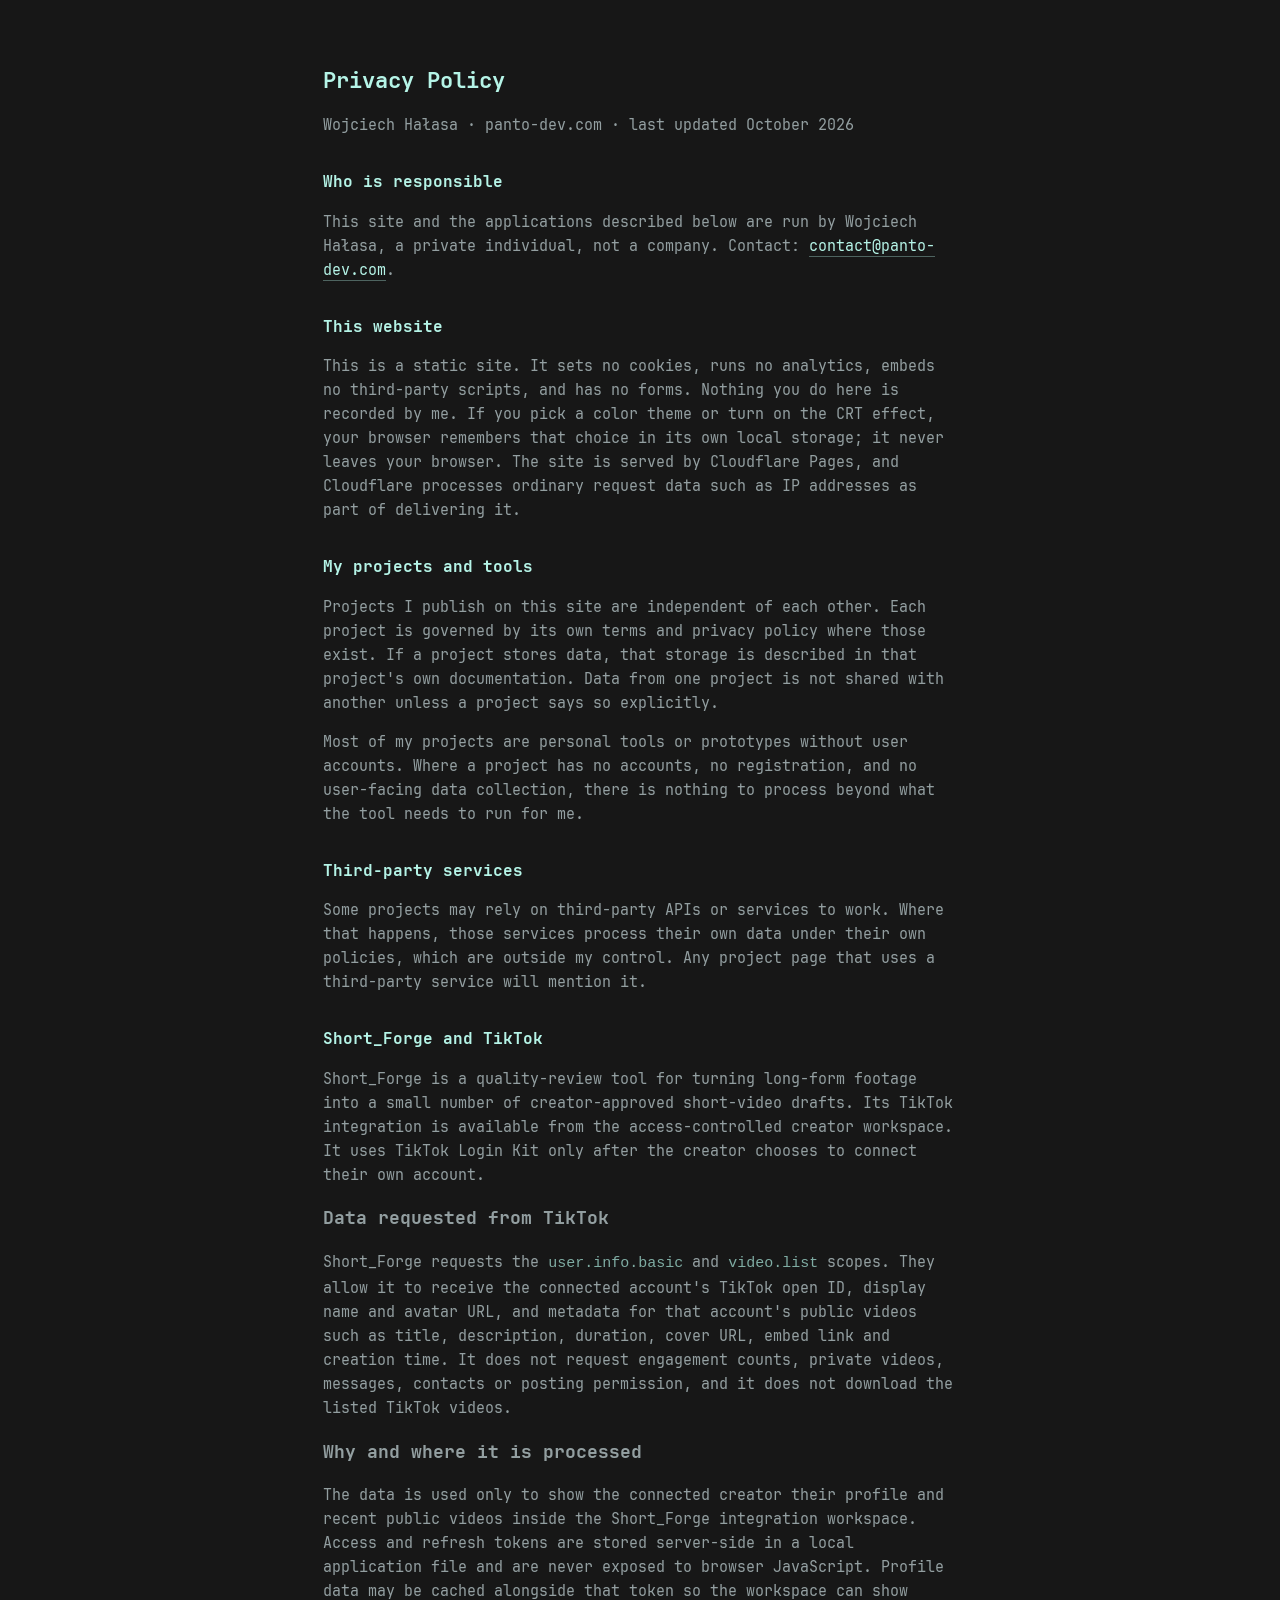
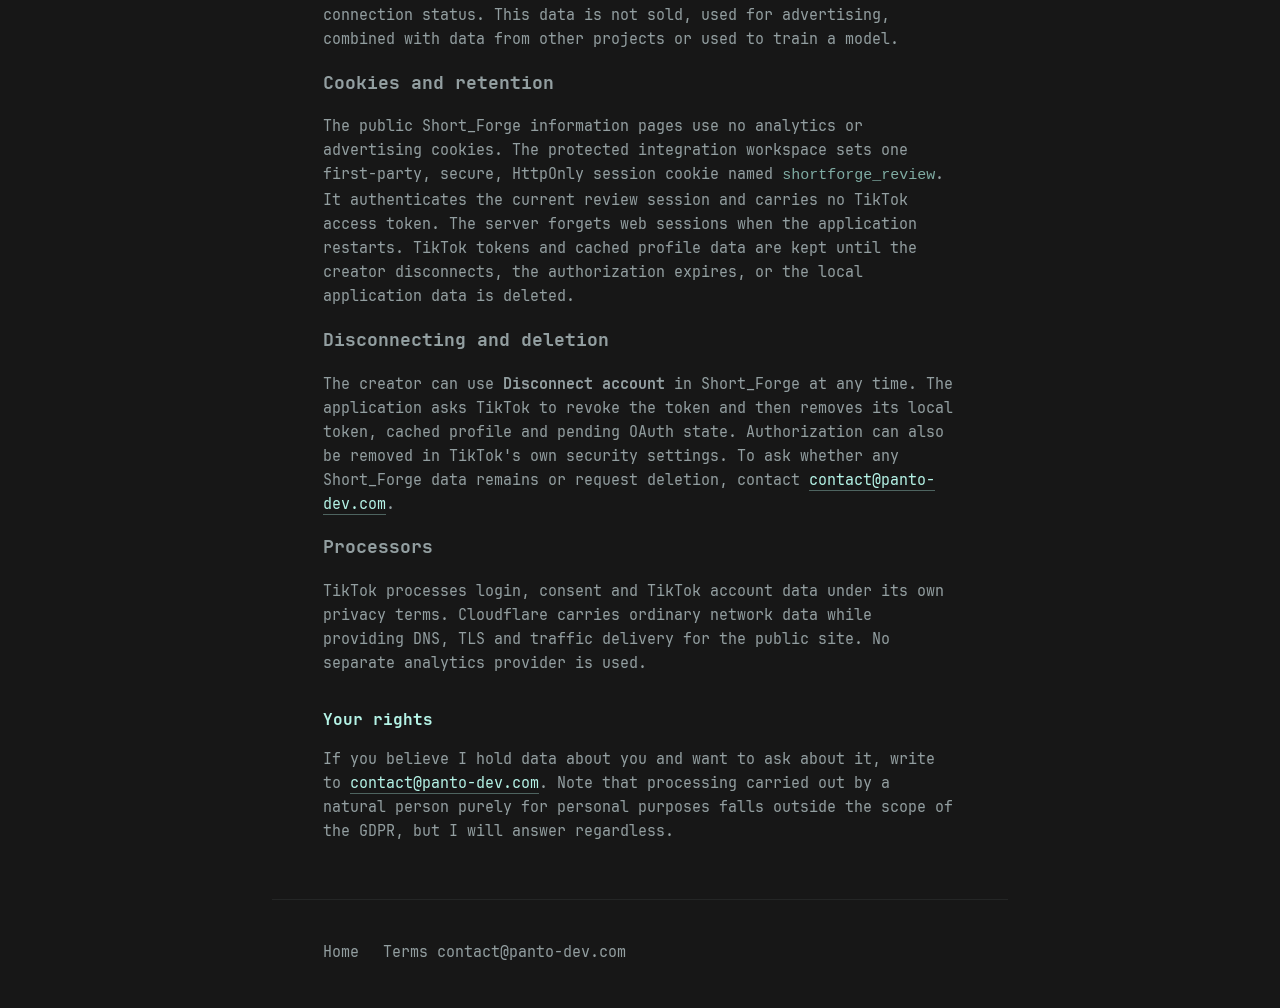
<file: privacy.html>
<!doctype html>
<html lang="en">
<head>
<meta charset="utf-8">
<meta name="viewport" content="width=device-width, initial-scale=1">
<title>Privacy Policy, Wojciech Hałasa</title>
<link rel="stylesheet" href="style.css">
</head>
<body>

<main class="prose">

<h1>Privacy Policy</h1>
<p class="meta">Wojciech Hałasa · panto-dev.com · last updated October 2026</p>

<h2>Who is responsible</h2>
<p>
  This site and the applications described below are run by Wojciech Hałasa, a private
  individual, not a company. Contact:
  <a href="mailto:contact@panto-dev.com">contact@panto-dev.com</a>.
</p>

<h2>This website</h2>
<p>
  This is a static site. It sets no cookies, runs no analytics, embeds no third-party
  scripts, and has no forms. Nothing you do here is recorded by me. If you pick a color theme
  or turn on the CRT effect, your browser remembers that choice in its own local storage; it
  never leaves your browser. The site is served by
  Cloudflare Pages, and Cloudflare processes ordinary request data such as IP addresses as
  part of delivering it.
</p>

<h2>My projects and tools</h2>
<p>
  Projects I publish on this site are independent of each other. Each project is governed by
  its own terms and privacy policy where those exist. If a project stores data, that storage
  is described in that project's own documentation. Data from one project is not shared with
  another unless a project says so explicitly.
</p>

<p>
  Most of my projects are personal tools or prototypes without user accounts. Where a project
  has no accounts, no registration, and no user-facing data collection, there is nothing to
  process beyond what the tool needs to run for me.
</p>

<h2>Third-party services</h2>
<p>
  Some projects may rely on third-party APIs or services to work. Where that happens, those
  services process their own data under their own policies, which are outside my control.
  Any project page that uses a third-party service will mention it.
</p>

<h2>Short_Forge and TikTok</h2>
<p>
  Short_Forge is a quality-review tool for turning long-form footage into a small number of
  creator-approved short-video drafts. Its TikTok integration is available from the
  access-controlled creator workspace. It uses TikTok Login Kit only after the creator
  chooses to connect their own account.
</p>

<h3>Data requested from TikTok</h3>
<p>
  Short_Forge requests the <code>user.info.basic</code> and <code>video.list</code> scopes.
  They allow it to receive the connected account's TikTok open ID, display name and avatar
  URL, and metadata for that account's public videos such as title, description, duration,
  cover URL, embed link and creation time. It does not request engagement counts, private
  videos, messages, contacts or posting permission, and it does not download the listed
  TikTok videos.
</p>

<h3>Why and where it is processed</h3>
<p>
  The data is used only to show the connected creator their profile and recent public videos
  inside the Short_Forge integration workspace. Access and refresh tokens are stored
  server-side in a local application file and are never exposed to browser JavaScript.
  Profile data may be cached alongside that token so the workspace can show connection
  status. This data is not sold, used for advertising, combined with data from other
  projects or used to train a model.
</p>

<h3>Cookies and retention</h3>
<p>
  The public Short_Forge information pages use no analytics or advertising cookies. The
  protected integration workspace sets one first-party, secure, HttpOnly session cookie
  named <code>shortforge_review</code>. It authenticates the current review session and
  carries no TikTok access token. The server forgets web sessions when the application
  restarts. TikTok tokens and cached profile data are kept until the creator disconnects,
  the authorization expires, or the local application data is deleted.
</p>

<h3>Disconnecting and deletion</h3>
<p>
  The creator can use <strong>Disconnect account</strong> in Short_Forge at any time. The
  application asks TikTok to revoke the token and then removes its local token, cached
  profile and pending OAuth state. Authorization can also be removed in TikTok's own
  security settings. To ask whether any Short_Forge data remains or request deletion,
  contact <a href="mailto:contact@panto-dev.com">contact@panto-dev.com</a>.
</p>

<h3>Processors</h3>
<p>
  TikTok processes login, consent and TikTok account data under its own privacy terms.
  Cloudflare carries ordinary network data while providing DNS, TLS and traffic delivery
  for the public site. No separate analytics provider is used.
</p>

<h2>Your rights</h2>
<p>
  If you believe I hold data about you and want to ask about it, write to
  <a href="mailto:contact@panto-dev.com">contact@panto-dev.com</a>. Note that processing
  carried out by a natural person purely for personal purposes falls outside the scope of
  the GDPR, but I will answer regardless.
</p>

</main>

<div class="shell">
  <footer class="site-footer">
    <a href="/">Home</a>
    <nav>
      <a href="/terms">Terms</a>
      <a href="mailto:contact@panto-dev.com">contact@panto-dev.com</a>
    </nav>
  </footer>
</div>

</body>
</html>
</file>
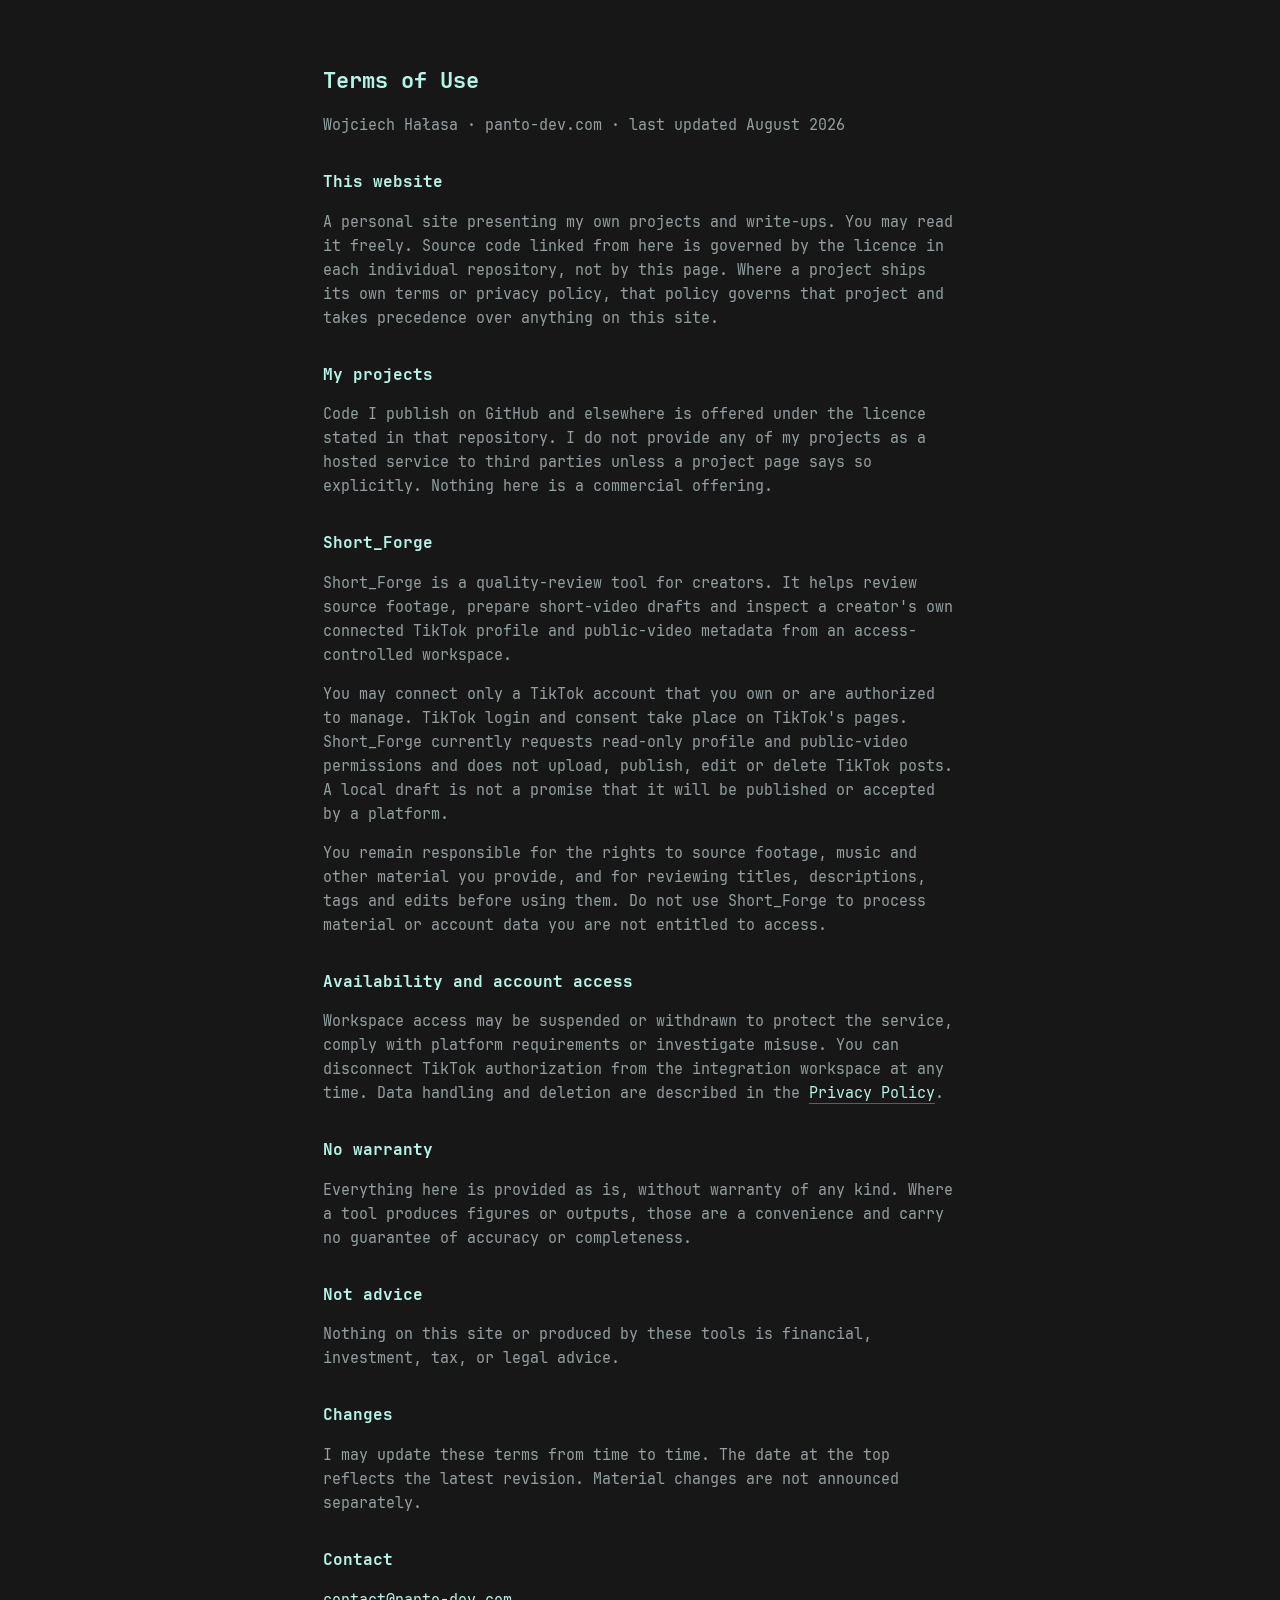
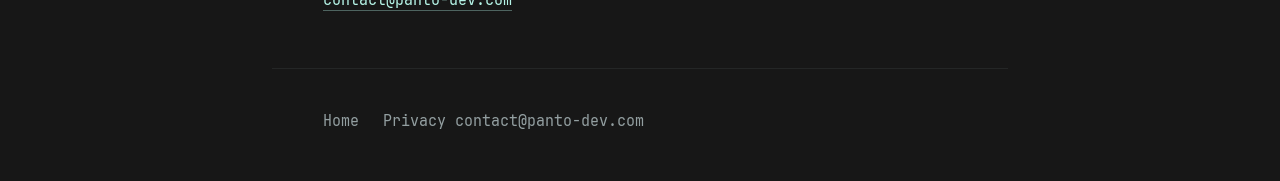
<file: terms.html>
<!doctype html>
<html lang="en">
<head>
<meta charset="utf-8">
<meta name="viewport" content="width=device-width, initial-scale=1">
<title>Terms of Use, Wojciech Hałasa</title>
<link rel="stylesheet" href="style.css">
</head>
<body>

<main class="prose">

<h1>Terms of Use</h1>
<p class="meta">Wojciech Hałasa · panto-dev.com · last updated August 2026</p>

<h2>This website</h2>
<p>
  A personal site presenting my own projects and write-ups. You may read it freely.
  Source code linked from here is governed by the licence in each individual repository,
  not by this page. Where a project ships its own terms or privacy policy, that policy
  governs that project and takes precedence over anything on this site.
</p>

<h2>My projects</h2>
<p>
  Code I publish on GitHub and elsewhere is offered under the licence stated in that
  repository. I do not provide any of my projects as a hosted service to third parties
  unless a project page says so explicitly. Nothing here is a commercial offering.
</p>

<h2>Short_Forge</h2>
<p>
  Short_Forge is a quality-review tool for creators. It helps review source footage, prepare
  short-video drafts and inspect a creator's own connected TikTok profile and public-video
  metadata from an access-controlled workspace.
</p>
<p>
  You may connect only a TikTok account that you own or are authorized to manage. TikTok
  login and consent take place on TikTok's pages. Short_Forge currently requests read-only
  profile and public-video permissions and does not upload, publish, edit or delete TikTok
  posts. A local draft is not a promise that it will be published or accepted by a platform.
</p>
<p>
  You remain responsible for the rights to source footage, music and other material you
  provide, and for reviewing titles, descriptions, tags and edits before using them. Do not
  use Short_Forge to process material or account data you are not entitled to access.
</p>

<h2>Availability and account access</h2>
<p>
  Workspace access may be suspended or withdrawn to protect the service, comply with platform
  requirements or investigate misuse. You can disconnect TikTok authorization from the
  integration workspace at any time. Data handling and deletion are described in the
  <a href="/privacy">Privacy Policy</a>.
</p>

<h2>No warranty</h2>
<p>
  Everything here is provided as is, without warranty of any kind. Where a tool produces
  figures or outputs, those are a convenience and carry no guarantee of accuracy or
  completeness.
</p>

<h2>Not advice</h2>
<p>
  Nothing on this site or produced by these tools is financial, investment, tax, or legal
  advice.
</p>

<h2>Changes</h2>
<p>
  I may update these terms from time to time. The date at the top reflects the latest
  revision. Material changes are not announced separately.
</p>

<h2>Contact</h2>
<p>
  <a href="mailto:contact@panto-dev.com">contact@panto-dev.com</a>
</p>

</main>

<div class="shell">
  <footer class="site-footer">
    <a href="/">Home</a>
    <nav>
      <a href="/privacy">Privacy</a>
      <a href="mailto:contact@panto-dev.com">contact@panto-dev.com</a>
    </nav>
  </footer>
</div>

</body>
</html>
</file>
<file: style.css>
/* panto-dev.com: the page is a terminal, in termwall's palettes (index.html swaps them).
   No framework, no build step; one self-hosted font (JetBrains Mono, SIL OFL, fonts/). */

@font-face { font-family: "JetBrains Mono"; src: url(fonts/JetBrainsMono-Regular.woff2) format("woff2"); font-weight: 400; font-display: swap; }
@font-face { font-family: "JetBrains Mono"; src: url(fonts/JetBrainsMono-Bold.woff2) format("woff2"); font-weight: 700; font-display: swap; }

:root {
  color-scheme: dark;
  /* mint, termwall's default */
  --bg: #171717; --accent: #b5f4e7; --secondary: #7faca3;
  --text: #939fa1; --dim: #4b5252; --faint: #242626;
  --mono: "JetBrains Mono", "Cascadia Mono", Consolas, ui-monospace, monospace;
  --gutter: clamp(16px, 4vw, 56px);
}

* { box-sizing: border-box; }
html { background: var(--bg); }
body {
  margin: 0; background: var(--bg); color: var(--text);
  font: 15px/1.6 var(--mono); -webkit-font-smoothing: antialiased;
  transition: background .3s, color .3s;
}
a { color: var(--accent); text-decoration: none; border-bottom: 1px solid color-mix(in srgb, var(--accent) 35%, transparent); }
a:hover, a:focus-visible { border-bottom-color: var(--accent); }
:focus-visible { outline: 2px solid var(--accent); outline-offset: 3px; }
.k { color: var(--accent); } .t { color: var(--secondary); } .at { color: var(--text); }
code { color: var(--secondary); }

/* the bar along the top */
.bar {
  display: flex; flex-wrap: wrap; align-items: center; gap: 12px 28px;
  padding: 14px var(--gutter); border-bottom: 1px solid var(--faint);
}
.bar .brand { color: var(--accent); border: 0; font-weight: 700; }
.bar nav { display: flex; gap: 20px; }
.bar nav a { color: var(--text); border: 0; }
.bar nav a:hover { color: var(--accent); }
.controls { margin-left: auto; display: flex; gap: 18px; align-items: center; color: var(--dim); }
.controls label { display: flex; gap: 8px; align-items: center; color: var(--text); }
select, input[type=checkbox] { accent-color: var(--accent); }
select {
  font: inherit; color: var(--accent); background: var(--faint);
  border: 1px solid var(--dim); border-radius: 3px; padding: 2px 6px;
}

main { padding: 0 var(--gutter); max-width: 1500px; margin: 0 auto; }
section { padding: 56px 0 8px; }
h2 { font-size: 15px; font-weight: 400; color: var(--text); margin: 0 0 22px; }

/* hero: fastfetch on the left, termwall on the right */
.hero { display: grid; grid-template-columns: minmax(0, 1fr); gap: 40px; align-items: center; padding-top: 48px; }
/* side by side only where termwall still gets a real size; below that it sits under the fetch, large */
.screen { max-width: 960px; }
@media (min-width: 1760px) { .hero { grid-template-columns: auto minmax(0, 1fr); gap: 56px; } .screen { max-width: none; } }
.prompt { margin: 0 0 22px; color: var(--text); }
.fetch-body { display: flex; gap: 40px; align-items: flex-start; }
.logo { margin: 4px 0 0; color: var(--accent); font: 700 15px/1.2 var(--mono); }
/* the gear: half-block pixels, a cell 0.5 x 1 em so each pixel is square */
.logo.gear { font: 16px/1 var(--mono); letter-spacing: -0.1em; margin: 0; }
.info h1 { margin: 0; font-size: 19px; font-weight: 700; }
.sep { margin: 2px 0 8px; color: var(--dim); }
dl { display: grid; grid-template-columns: max-content 1fr; gap: 1px 18px; margin: 0; }
dt { color: var(--accent); font-weight: 700; } dt::after { content: ":"; }
dd { margin: 0; color: var(--text); }
.swatches { display: flex; margin: 16px 0 0; }
.swatches i { width: 30px; height: 15px; }
.swatches i:nth-child(1) { background: var(--bg); outline: 1px solid var(--dim); outline-offset: -1px; }
.swatches i:nth-child(2) { background: var(--text); } .swatches i:nth-child(3) { background: var(--secondary); }
.swatches i:nth-child(4) { background: var(--accent); } .swatches i:nth-child(5) { background: var(--dim); }
.swatches i:nth-child(6) { background: var(--faint); }

.screen { margin: 0; }
.screen iframe {
  display: block; width: 100%; aspect-ratio: 16 / 9; border: 1px solid var(--faint);
  background: var(--bg); border-radius: 4px;
}
figcaption { color: var(--text); font-size: 13px; margin-top: 10px; }

/* termwall config: a click on the demo opens it */
.screen-wrap { position: relative; }
.screen-open { position: absolute; inset: 0; width: 100%; border: 0; background: none; cursor: pointer; border-radius: 4px; }
.screen-open:hover, .screen-open:focus-visible { outline: 1px solid var(--accent); outline-offset: -1px; }
.twconf { grid-column: 1 / -1; border-top: 1px solid var(--faint); padding-top: 10px; }
.twconf summary { cursor: pointer; color: var(--text); width: max-content; }
.twconf summary:hover { color: var(--accent); }
.twconf-body { display: grid; gap: 12px; margin-top: 12px; }
.twconf-opts { display: flex; flex-wrap: wrap; gap: 10px 18px; align-items: center; }
.twconf-opts label { display: flex; gap: 8px; align-items: center; color: var(--text); }
.twconf fieldset { border: 0; padding: 0; margin: 0; display: flex; flex-wrap: wrap; gap: 4px 14px; align-items: center; }
#tw-fx { display: flex; flex-wrap: wrap; gap: 4px 14px; }
.twconf legend { float: left; color: var(--text); margin-right: 8px; padding: 0; }
.twconf-toml { margin: 0; padding: 10px 12px; background: var(--faint); border-radius: 4px; color: var(--accent); overflow-x: auto; }
.twconf-actions { margin: 0; display: flex; flex-wrap: wrap; gap: 8px 14px; align-items: center; font-size: 13px; }
.twconf button {
  font: inherit; color: var(--accent); background: var(--faint); cursor: pointer;
  border: 1px solid var(--dim); border-radius: 3px; padding: 2px 10px;
}
.twconf button:hover { border-color: var(--accent); }
.dim { color: var(--dim); }

/* projects: a process table */
.procs { width: 100%; border-collapse: collapse; }
.procs th { text-align: left; font-weight: 700; color: var(--bg); background: var(--secondary); padding: 3px 12px; }
.procs td { padding: 10px 12px; vertical-align: top; border-bottom: 1px solid var(--faint); }
.procs td:first-child { white-space: nowrap; }
.procs td:last-child { color: var(--secondary); white-space: nowrap; }
.procs tbody tr:hover td { background: var(--faint); }
.more { color: var(--text); margin: 18px 0 0; }

/* demos */
/* at most three columns: six cards make 3 + 3, never 4 + 2 */
.demos { display: grid; grid-template-columns: repeat(auto-fit, minmax(max(300px, calc((100% - 56px) / 3)), 1fr)); gap: 28px; }
figcaption code { white-space: nowrap; }
.demos figure { margin: 0; }
.frame {
  display: flex; align-items: flex-end; aspect-ratio: 16 / 9; border: 1px solid var(--faint); border-radius: 4px;
  background: var(--faint) center / cover no-repeat; padding: 12px; color: var(--accent);
}
.frame span { background: var(--bg); padding: 2px 8px; }
.frame:hover { border-color: var(--accent); }
.frame.tubeyou { background-image: url(demos/tubeyou.jpg); }
.frame.chip8 { background-image: url(demos/chip8.png); }
.frame.sorting { background-image: url(demos/sorting.gif); }
.frame.shot-termwall { background-image: url(demos/termwall.png); }
.frame.shot-regexplode { background-image: url(demos/regexplode.png); }
.frame.shot-physarum { background-image: url(demos/physarum.jpg); }
.frame.shot-particle-life { background-image: url(demos/particle-life.jpg); }
main > section > h1 { color: var(--accent); font-size: 22px; margin: 0 0 8px; }
.lede { color: var(--text); margin: 0 0 28px; }

.contact { max-width: 34rem; }

.site-footer {
  display: flex; flex-wrap: wrap; gap: 24px; padding: 40px var(--gutter) 48px; margin-top: 56px;
  border-top: 1px solid var(--faint);
}
.site-footer a { color: var(--text); border: 0; }
.site-footer a:hover { color: var(--accent); }

/* crt: scanlines and a vignette over the whole page, paint only */
body.crt::after {
  content: ""; position: fixed; inset: 0; pointer-events: none; z-index: 9;
  background: repeating-linear-gradient(to bottom, rgb(0 0 0 / .2) 0 1px, transparent 1px 3px),
              radial-gradient(ellipse at center, transparent 60%, rgb(0 0 0 / .45) 100%);
}
body.crt .k, body.crt h1, body.crt .logo { text-shadow: 0 0 7px currentColor; }

/* privacy and terms */
.prose { max-width: 46rem; margin: 0 auto; padding: 48px var(--gutter) 0; }
.prose h1 { color: var(--accent); font-size: 22px; }
.prose h2 { color: var(--accent); font-size: 16px; font-weight: 700; margin: 32px 0 8px; }
.prose .meta { color: var(--text); }
.shell { max-width: 46rem; margin: 0 auto; }

@media (max-width: 960px) {
  .controls { margin-left: 0; }
}
@media (max-width: 640px) {
  body { font-size: 14px; }
  .fetch-body { flex-direction: column; gap: 18px; }
  .logo { font-size: 12px; }
  /* .logo.gear outranks .logo, so the gear needs its own size: about a third of the screen height */
  .logo.gear { font-size: 8px; }
  .procs thead { display: none; }
  .procs tr { display: block; padding: 12px 0; border-bottom: 1px solid var(--faint); }
  .procs td { display: block; padding: 2px 0; border: 0; white-space: normal !important; }
  .procs td:first-child { font-weight: 700; }
}
@media (prefers-reduced-motion: reduce) { body { transition: none; } }
</file>
